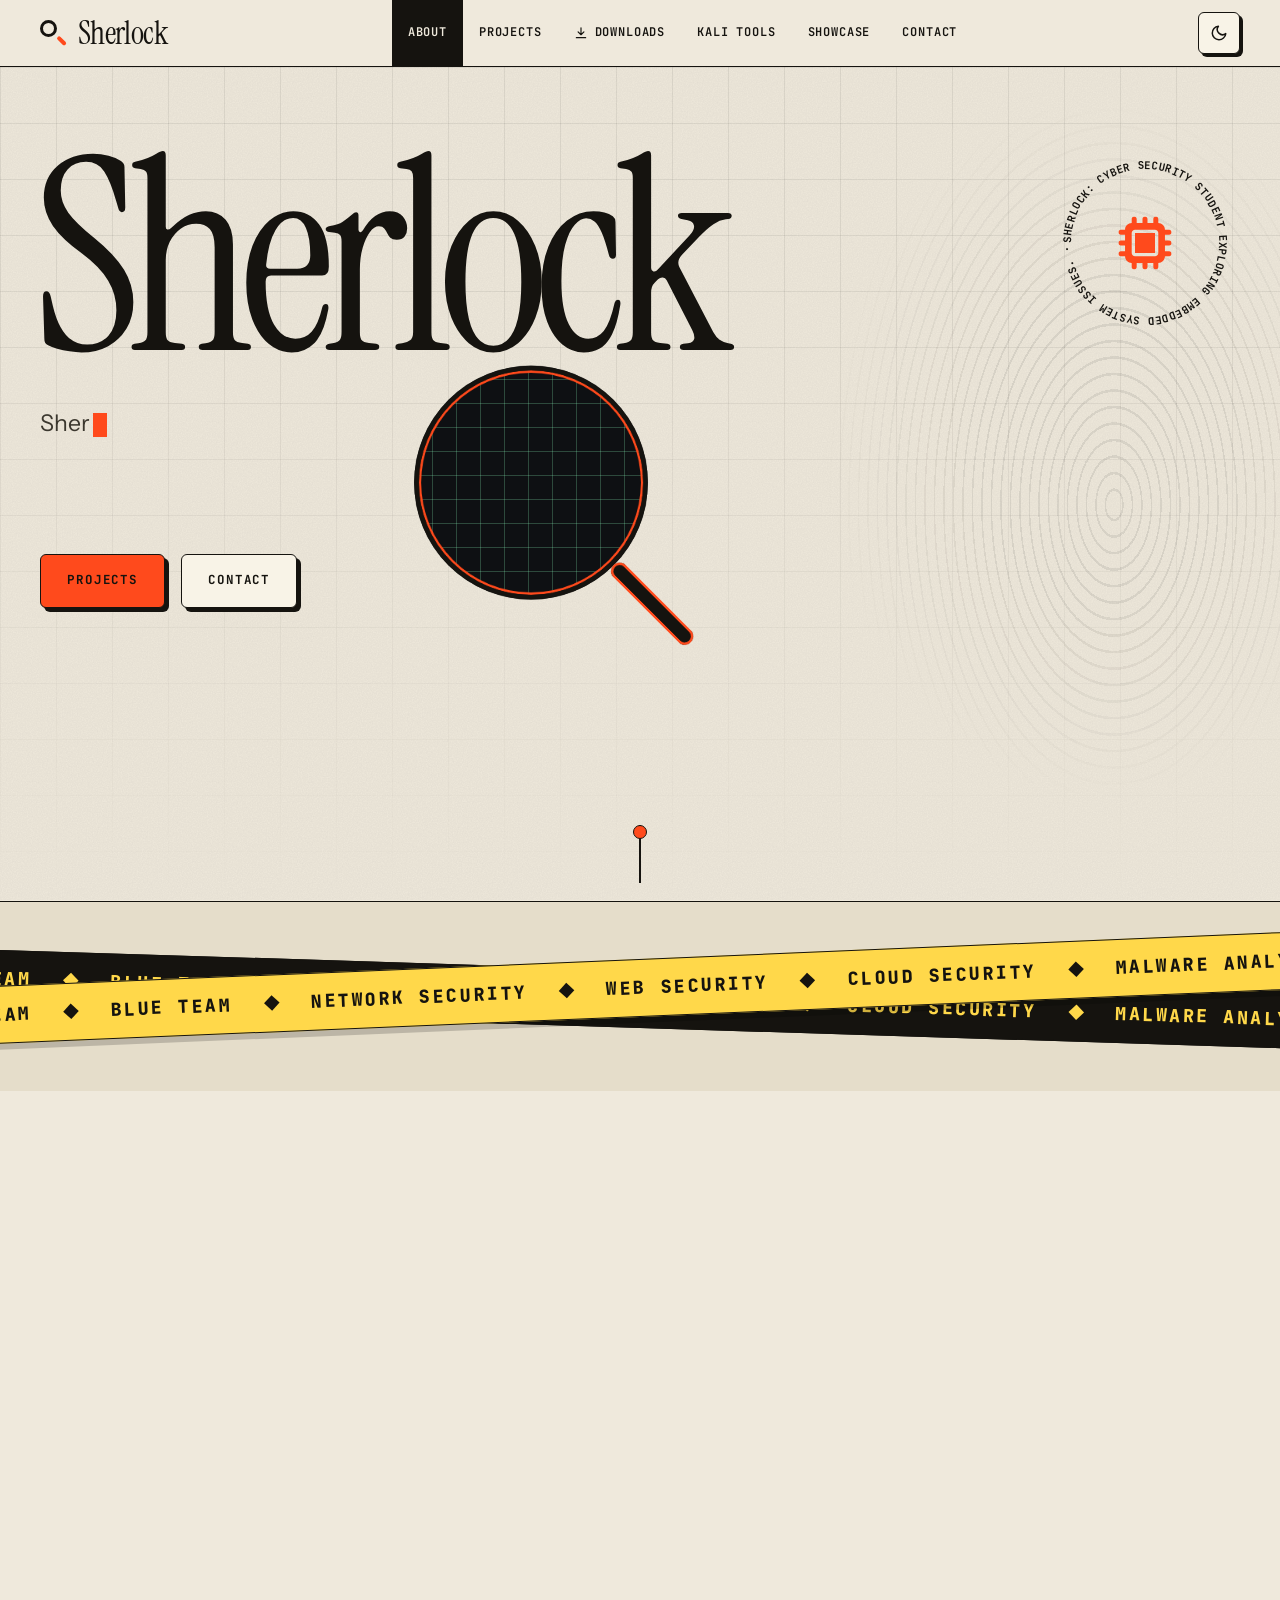
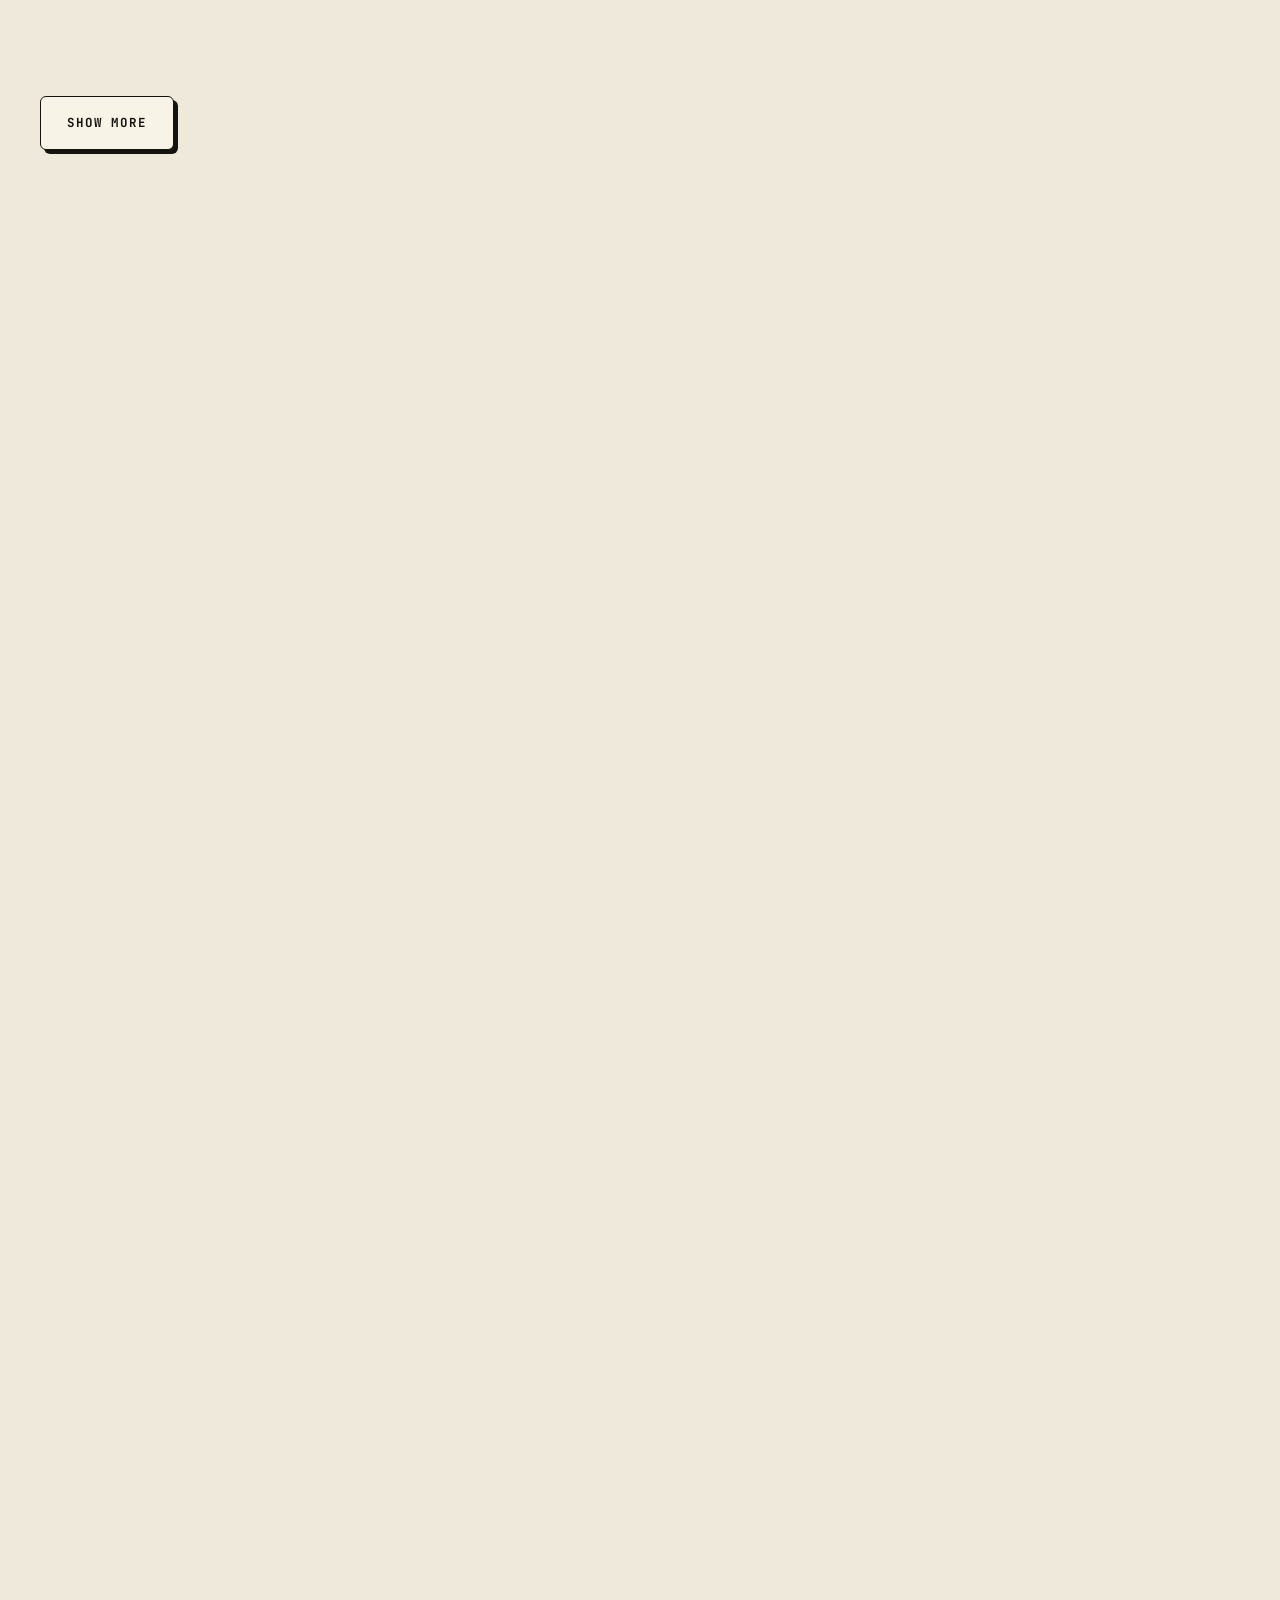
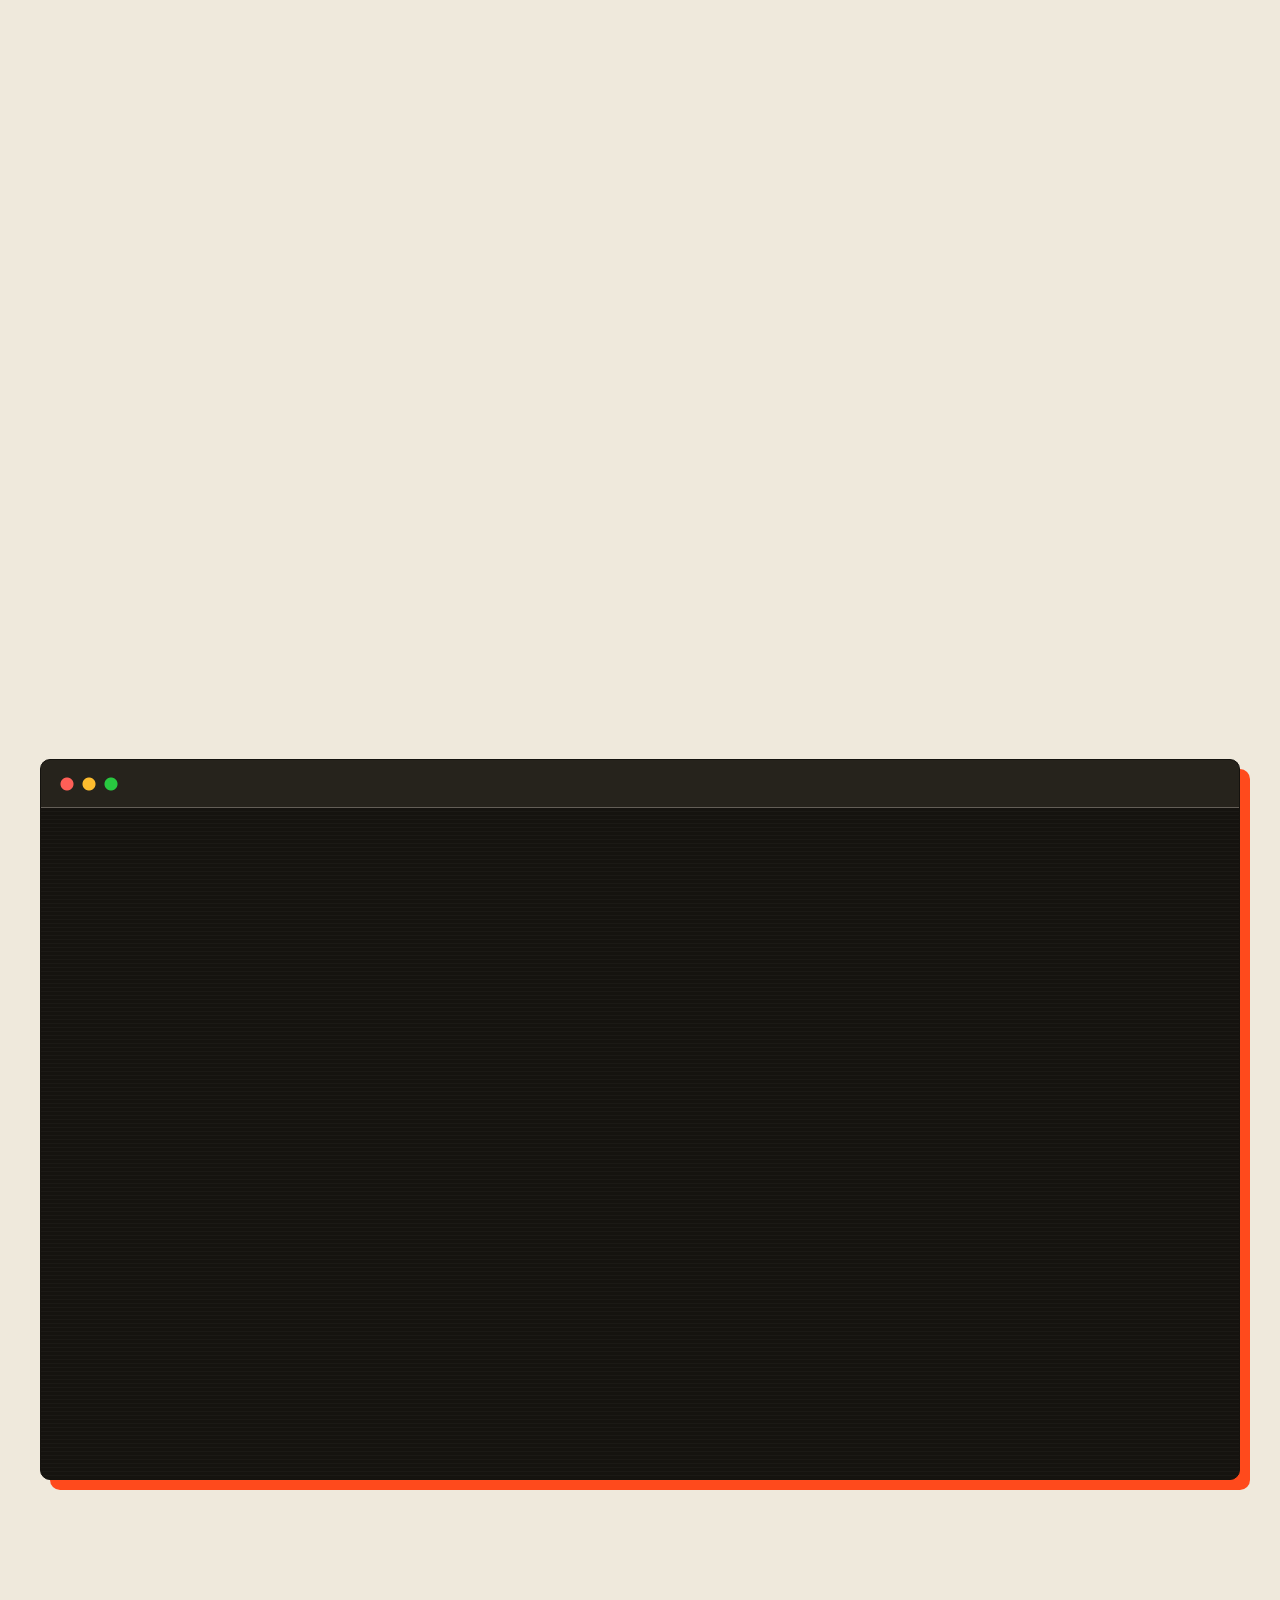
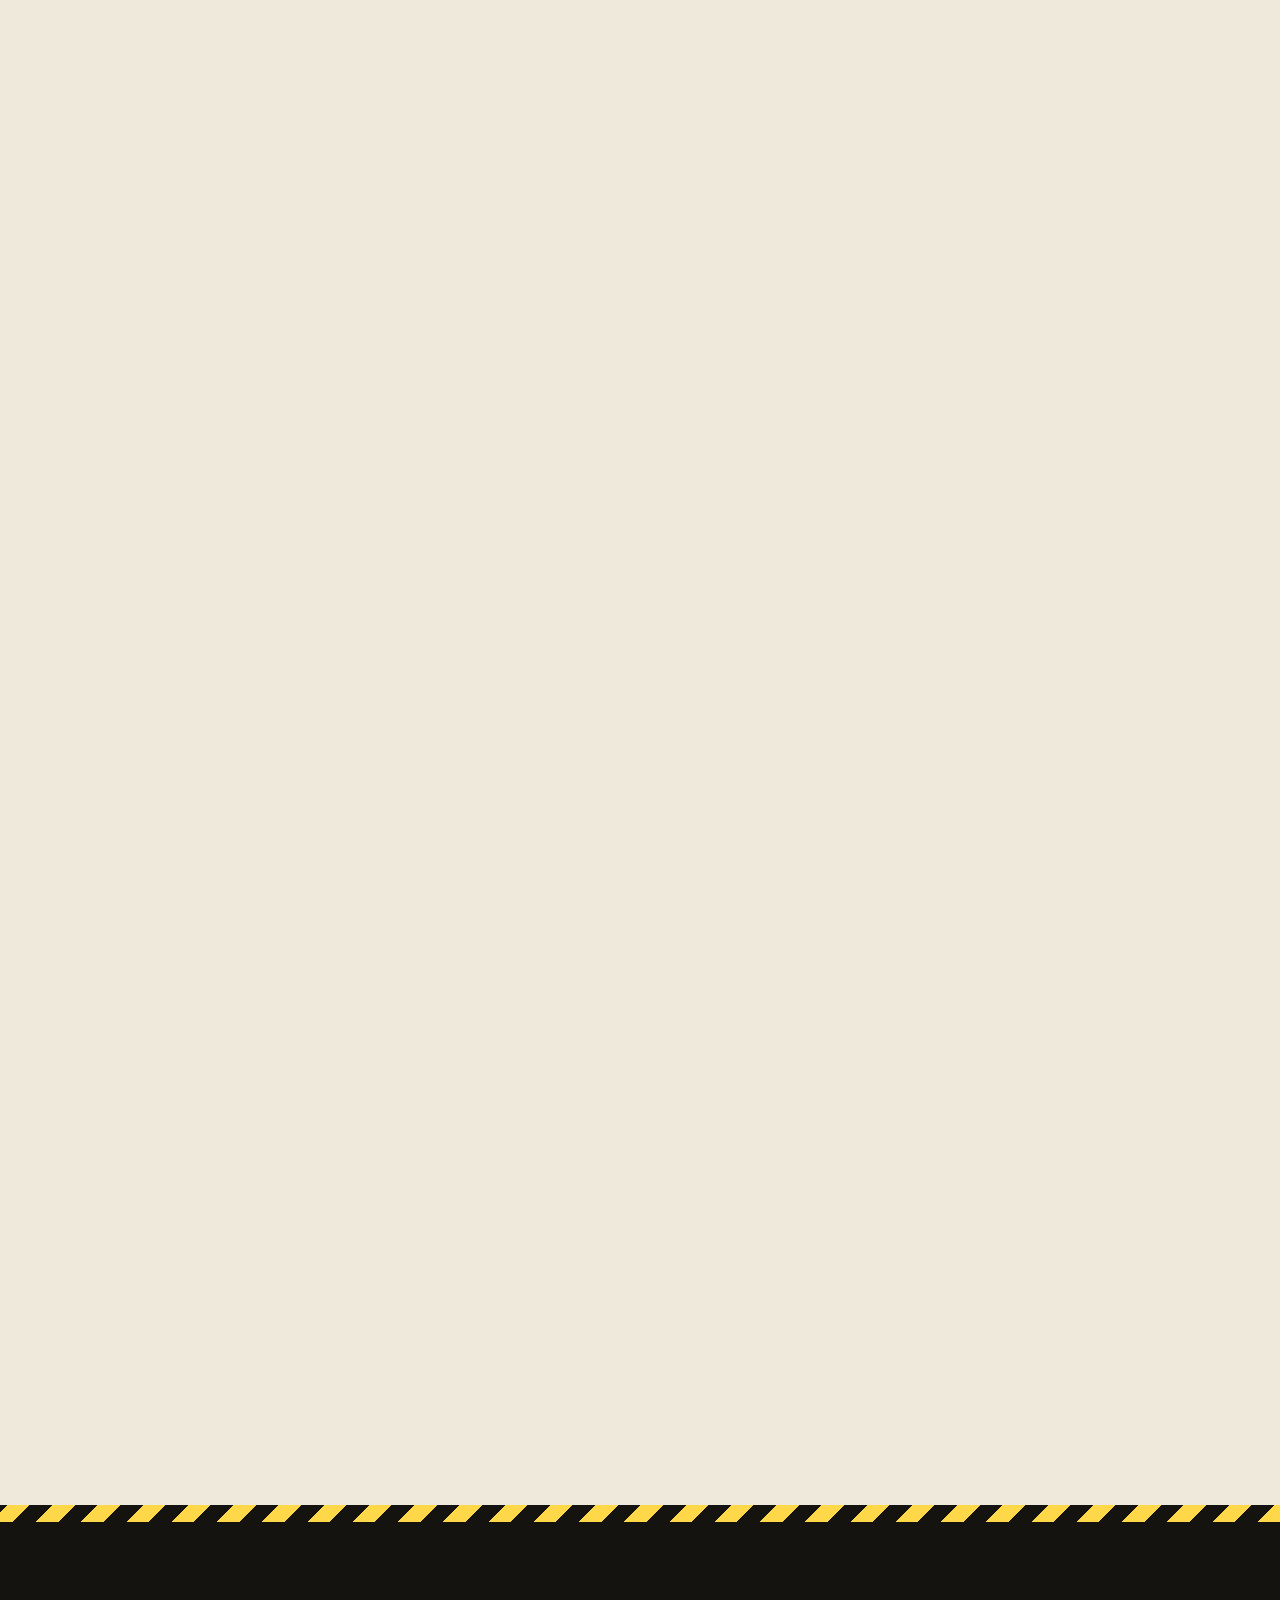
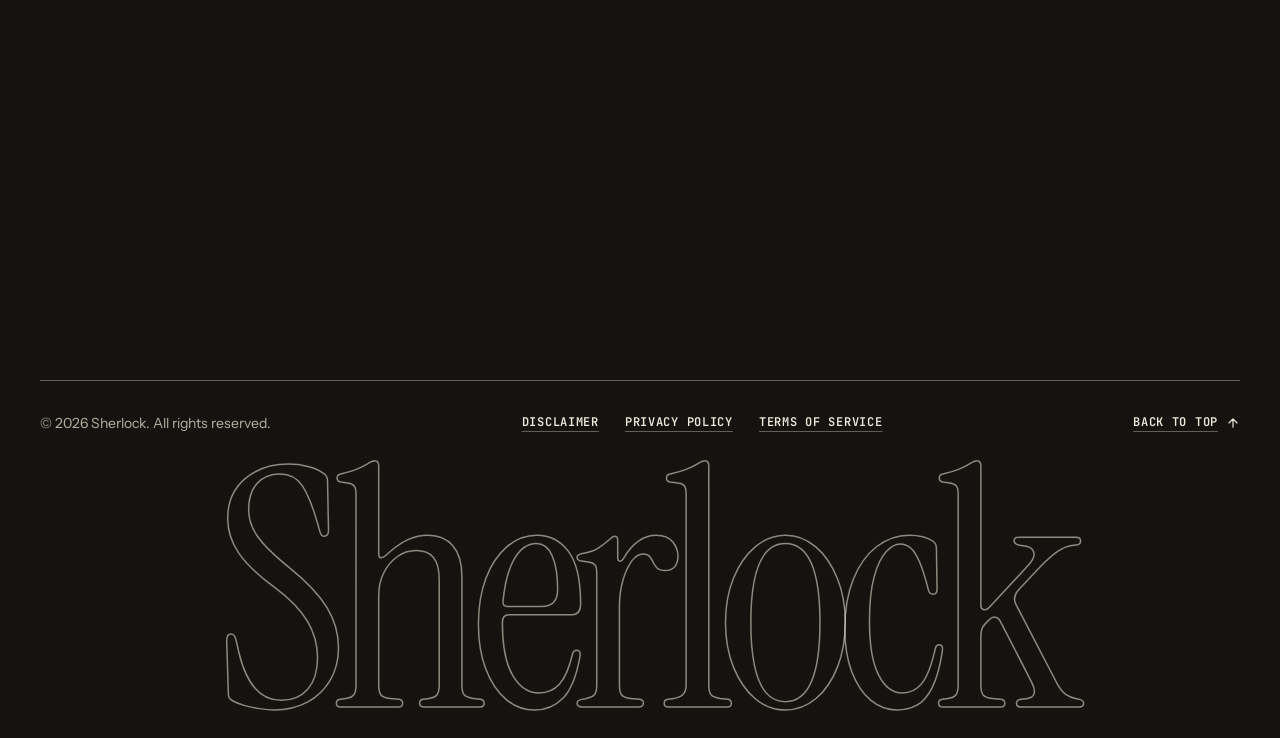
<file: index.html>
<!DOCTYPE html>
<html lang="en">
<head>
<meta charset="UTF-8">
<meta name="viewport" content="width=device-width, initial-scale=1.0">
<title>Sherlock</title>
<meta name="description" content="Sherlock Web Site . Your portal to cybersecurity world">
<link rel="canonical" href="https://shxerlock.github.io/">
<meta property="og:type" content="website">
<meta property="og:site_name" content="Sherlock">
<meta property="og:url" content="https://github.com/shxerlock">
<meta name="twitter:card" content="summary">
<script type="application/ld+json">
{
  "@context": "https://schema.org",
  "@type": "WebSite",
  "name": "Sherlock",
  "url": "https://github.com/shxerlock",
  "author": {
    "@type": "Person",
    "name": "Sherlock",
    "url": "https://github.com/shxerlock"
  }
}
</script>
<meta name="theme-color" content="#efe9dc">
<link rel="icon" href="assets/favicon.svg" type="image/svg+xml">
<link rel="preload" href="assets/fonts/instrument-serif-latin-400-normal.woff2" as="font" type="font/woff2" crossorigin>
<link rel="preload" href="assets/fonts/instrument-sans-latin-wght-normal.woff2" as="font" type="font/woff2" crossorigin>
<meta http-equiv="Content-Security-Policy" content="default-src 'self'; base-uri 'none'; object-src 'none'; img-src 'self' data:; style-src 'self'; script-src 'self'; form-action 'self' https://api.web3forms.com; connect-src 'self' https://api.web3forms.com https://*.workers.dev https://api.github.com https://github.com https://objects.githubusercontent.com https://release-assets.githubusercontent.com https://raw.githubusercontent.com">
<link rel="stylesheet" href="assets/css/styles.css">
<script src="assets/js/theme-init.js"></script>
</head>
<body id="top">
<svg xmlns="http://www.w3.org/2000/svg" class="sprite" aria-hidden="true" focusable="false"><symbol id="i-download" viewBox="0 0 24 24"><path d="M12 3v12M7 10l5 5 5-5M4 20h16"/></symbol><symbol id="i-sun" viewBox="0 0 24 24"><circle cx="12" cy="12" r="4"/><path d="M12 2v2M12 20v2M4.93 4.93l1.41 1.41M17.66 17.66l1.41 1.41M2 12h2M20 12h2M4.93 19.07l1.41-1.41M17.66 6.34l1.41-1.41"/></symbol><symbol id="i-terminal" viewBox="0 0 24 24"><rect x="2" y="4" width="20" height="16" rx="2"/><path d="M6 9l4 3-4 3M12 15h6"/></symbol><symbol id="i-copy" viewBox="0 0 24 24"><rect x="9" y="9" width="12" height="12" rx="2"/><path d="M5 15V5a2 2 0 0 1 2-2h10"/></symbol><symbol id="i-eye" viewBox="0 0 24 24"><path d="M1 12s4-7 11-7 11 7 11 7-4 7-11 7-11-7-11-7z"/><circle cx="12" cy="12" r="3"/></symbol><symbol id="i-microchip" viewBox="0 0 512 512"><path d="M176 24c0-13.3-10.7-24-24-24s-24 10.7-24 24V64c-35.3 0-64 28.7-64 64H24c-13.3 0-24 10.7-24 24s10.7 24 24 24H64v56H24c-13.3 0-24 10.7-24 24s10.7 24 24 24H64v56H24c-13.3 0-24 10.7-24 24s10.7 24 24 24H64c0 35.3 28.7 64 64 64v40c0 13.3 10.7 24 24 24s24-10.7 24-24V448h56v40c0 13.3 10.7 24 24 24s24-10.7 24-24V448h56v40c0 13.3 10.7 24 24 24s24-10.7 24-24V448c35.3 0 64-28.7 64-64h40c13.3 0 24-10.7 24-24s-10.7-24-24-24H448V280h40c13.3 0 24-10.7 24-24s-10.7-24-24-24H448V176h40c13.3 0 24-10.7 24-24s-10.7-24-24-24H448c0-35.3-28.7-64-64-64V24c0-13.3-10.7-24-24-24s-24 10.7-24 24V64H280V24c0-13.3-10.7-24-24-24s-24 10.7-24 24V64H176V24zM160 128H352c17.7 0 32 14.3 32 32V352c0 17.7-14.3 32-32 32H160c-17.7 0-32-14.3-32-32V160c0-17.7 14.3-32 32-32zm192 32H160V352H352V160z"/></symbol><symbol id="i-bolt" viewBox="0 0 448 512"><path d="M349.4 44.6c5.9-13.7 1.5-29.7-10.6-38.5s-28.6-8-39.9 1.8l-256 224c-10 8.8-13.6 22.9-8.9 35.3S50.7 288 64 288H175.5L98.6 467.4c-5.9 13.7-1.5 29.7 10.6 38.5s28.6 8 39.9-1.8l256-224c10-8.8 13.6-22.9 8.9-35.3s-16.6-20.7-30-20.7H272.5L349.4 44.6z"/></symbol><symbol id="i-server" viewBox="0 0 512 512"><path d="M64 32C28.7 32 0 60.7 0 96v64c0 35.3 28.7 64 64 64H448c35.3 0 64-28.7 64-64V96c0-35.3-28.7-64-64-64H64zm280 72a24 24 0 1 1 0 48 24 24 0 1 1 0-48zm48 24a24 24 0 1 1 48 0 24 24 0 1 1 -48 0zM64 288c-35.3 0-64 28.7-64 64v64c0 35.3 28.7 64 64 64H448c35.3 0 64-28.7 64-64V352c0-35.3-28.7-64-64-64H64zm280 72a24 24 0 1 1 0 48 24 24 0 1 1 0-48zm56 24a24 24 0 1 1 48 0 24 24 0 1 1 -48 0z"/></symbol><symbol id="i-discord" viewBox="0 0 640 512"><path d="M524.531,69.836a1.5,1.5,0,0,0-.764-.7A485.065,485.065,0,0,0,404.081,32.03a1.816,1.816,0,0,0-1.923.91,337.461,337.461,0,0,0-14.9,30.6,447.848,447.848,0,0,0-134.426,0,309.541,309.541,0,0,0-15.135-30.6,1.89,1.89,0,0,0-1.924-.91A483.689,483.689,0,0,0,116.085,69.137a1.712,1.712,0,0,0-.788.676C39.068,183.651,18.186,294.69,28.43,404.354a2.016,2.016,0,0,0,.765,1.375A487.666,487.666,0,0,0,176.02,479.918a1.9,1.9,0,0,0,2.063-.676A348.2,348.2,0,0,0,208.12,430.4a1.86,1.86,0,0,0-1.019-2.588,321.173,321.173,0,0,1-45.868-21.853,1.885,1.885,0,0,1-.185-3.126c3.082-2.309,6.166-4.711,9.109-7.137a1.819,1.819,0,0,1,1.9-.256c96.229,43.917,200.41,43.917,295.5,0a1.812,1.812,0,0,1,1.924.233c2.944,2.426,6.027,4.851,9.132,7.16a1.884,1.884,0,0,1-.162,3.126,301.407,301.407,0,0,1-45.89,21.83,1.875,1.875,0,0,0-1,2.611,391.055,391.055,0,0,0,30.014,48.815,1.864,1.864,0,0,0,2.063.7A486.048,486.048,0,0,0,610.7,405.729a1.882,1.882,0,0,0,.765-1.352C623.729,277.594,590.933,167.465,524.531,69.836ZM222.491,337.58c-28.972,0-52.844-26.587-52.844-59.239S193.056,219.1,222.491,219.1c29.665,0,53.306,26.82,52.843,59.239C275.334,310.993,251.924,337.58,222.491,337.58Zm195.38,0c-28.971,0-52.843-26.587-52.843-59.239S388.437,219.1,417.871,219.1c29.667,0,53.307,26.82,52.844,59.239C470.715,310.993,447.538,337.58,417.871,337.58Z"/></symbol><symbol id="i-github" viewBox="0 0 496 512"><path d="M165.9 397.4c0 2-2.3 3.6-5.2 3.6-3.3.3-5.6-1.3-5.6-3.6 0-2 2.3-3.6 5.2-3.6 3-.3 5.6 1.3 5.6 3.6zm-31.1-4.5c-.7 2 1.3 4.3 4.3 4.9 2.6 1 5.6 0 6.2-2s-1.3-4.3-4.3-5.2c-2.6-.7-5.5.3-6.2 2.3zm44.2-1.7c-2.9.7-4.9 2.6-4.6 4.9.3 2 2.9 3.3 5.9 2.6 2.9-.7 4.9-2.6 4.6-4.6-.3-1.9-3-3.2-5.9-2.9zM244.8 8C106.1 8 0 113.3 0 252c0 110.9 69.8 205.8 169.5 239.2 12.8 2.3 17.3-5.6 17.3-12.1 0-6.2-.3-40.4-.3-61.4 0 0-70 15-84.7-29.8 0 0-11.4-29.1-27.8-36.6 0 0-22.9-15.7 1.6-15.4 0 0 24.9 2 38.6 25.8 21.9 38.6 58.6 27.5 72.9 20.9 2.3-16 8.8-27.1 16-33.7-55.9-6.2-112.3-14.3-112.3-110.5 0-27.5 7.6-41.3 23.6-58.9-2.6-6.5-11.1-33.3 2.6-67.9 20.9-6.5 69 27 69 27 20-5.6 41.5-8.5 62.8-8.5s42.8 2.9 62.8 8.5c0 0 48.1-33.6 69-27 13.7 34.7 5.2 61.4 2.6 67.9 16 17.7 25.8 31.5 25.8 58.9 0 96.5-58.9 104.2-114.8 110.5 9.2 7.9 17 22.9 17 46.4 0 33.7-.3 75.4-.3 83.6 0 6.5 4.6 14.4 17.3 12.1C428.2 457.8 496 362.9 496 252 496 113.3 383.5 8 244.8 8zM97.2 352.9c-1.3 1-1 3.3.7 5.2 1.6 1.6 3.9 2.3 5.2 1 1.3-1 1-3.3-.7-5.2-1.6-1.6-3.9-2.3-5.2-1zm-10.8-8.1c-.7 1.3.3 2.9 2.3 3.9 1.6 1 3.6.7 4.3-.7.7-1.3-.3-2.9-2.3-3.9-2-.6-3.6-.3-4.3.7zm32.4 35.6c-1.6 1.3-1 4.3 1.3 6.2 2.3 2.3 5.2 2.6 6.5 1 1.3-1.3.7-4.3-1.3-6.2-2.2-2.3-5.2-2.6-6.5-1zm-11.4-14.7c-1.6 1-1.6 3.6 0 5.9 1.6 2.3 4.3 3.3 5.6 2.3 1.6-1.3 1.6-3.9 0-6.2-1.4-2.3-4-3.3-5.6-2z"/></symbol><symbol id="i-envelope" viewBox="0 0 512 512"><path d="M48 64C21.5 64 0 85.5 0 112c0 15.1 7.1 29.3 19.2 38.4L236.8 313.6c11.4 8.5 27 8.5 38.4 0L492.8 150.4c12.1-9.1 19.2-23.3 19.2-38.4c0-26.5-21.5-48-48-48H48zM0 176V384c0 35.3 28.7 64 64 64H448c35.3 0 64-28.7 64-64V176L294.4 339.2c-22.8 17.1-54 17.1-76.8 0L0 176z"/></symbol><symbol id="i-instagram" viewBox="0 0 448 512"><path d="M224.1 141c-63.6 0-114.9 51.3-114.9 114.9s51.3 114.9 114.9 114.9S339 319.5 339 255.9 287.7 141 224.1 141zm0 189.6c-41.1 0-74.7-33.5-74.7-74.7s33.5-74.7 74.7-74.7 74.7 33.5 74.7 74.7-33.6 74.7-74.7 74.7zm146.4-194.3c0 14.9-12 26.8-26.8 26.8-14.9 0-26.8-12-26.8-26.8s12-26.8 26.8-26.8 26.8 12 26.8 26.8zm76.1 27.2c-1.7-35.9-9.9-67.7-36.2-93.9-26.2-26.2-58-34.4-93.9-36.2-37-2.1-147.9-2.1-184.9 0-35.8 1.7-67.6 9.9-93.9 36.1s-34.4 58-36.2 93.9c-2.1 37-2.1 147.9 0 184.9 1.7 35.9 9.9 67.7 36.2 93.9s58 34.4 93.9 36.2c37 2.1 147.9 2.1 184.9 0 35.9-1.7 67.7-9.9 93.9-36.2 26.2-26.2 34.4-58 36.2-93.9 2.1-37 2.1-147.8 0-184.8zM398.8 388c-7.8 19.6-22.9 34.7-42.6 42.6-29.5 11.7-99.5 9-132.1 9s-102.7 2.6-132.1-9c-19.6-7.8-34.7-22.9-42.6-42.6-11.7-29.5-9-99.5-9-132.1s-2.6-102.7 9-132.1c7.8-19.6 22.9-34.7 42.6-42.6 29.5-11.7 99.5-9 132.1-9s102.7-2.6 132.1 9c19.6 7.8 34.7 22.9 42.6 42.6 11.7 29.5 9 99.5 9 132.1s2.7 102.7-9 132.1z"/></symbol><symbol id="i-search" viewBox="0 0 24 24"><circle cx="11" cy="11" r="7"/><path d="M21 21l-4.3-4.3"/></symbol><symbol id="i-close" viewBox="0 0 24 24"><path d="M5 5l14 14M19 5L5 19"/></symbol><symbol id="i-moon" viewBox="0 0 24 24"><path d="M21 12.8A9 9 0 1 1 11.2 3a7 7 0 0 0 9.8 9.8z"/></symbol><symbol id="i-arrow-up-right" viewBox="0 0 24 24"><path d="M7 17L17 7M8 7h9v9"/></symbol><symbol id="i-arrow-up" viewBox="0 0 24 24"><path d="M12 19V5M5 12l7-7 7 7"/></symbol><symbol id="i-menu" viewBox="0 0 24 24"><path d="M4 7h16M4 12h16M4 17h16"/></symbol><symbol id="i-chevron-left" viewBox="0 0 24 24"><path d="M15 6l-6 6 6 6"/></symbol><symbol id="i-chevron-right" viewBox="0 0 24 24"><path d="M9 6l6 6-6 6"/></symbol></svg>

<progress class="scroll-progress" id="scrollProgress" max="100" value="0" aria-hidden="true"></progress>

<a class="skip-link" href="#main">Skip to content</a>

<nav class="site-nav" id="siteNav" aria-label="Primary">
  <div class="nav-inner">
    <a class="brand" href="#about"><span class="brand-mark" aria-hidden="true"></span>Sherlock</a>
    <div class="nav-links" id="navLinks">
      <a href="#about">About</a>
      <a href="#work">Projects</a>
      <a class="nav-downloads" href="downloads.html"><svg class="icon icon-stroke" aria-hidden="true"><use href="#i-download"></use></svg>Downloads</a>
      <a href="kali-tools.html">Kali Tools</a>
      <a href="#showcase">Showcase</a>
      <a href="#contact">Contact</a>
    </div>
    <div class="nav-actions">
      <button type="button" class="theme-toggle" id="themeToggle" aria-pressed="false" aria-label="Switch to light mode">
        <svg class="icon icon-stroke ti-sun" aria-hidden="true"><use href="#i-sun"></use></svg><svg class="icon icon-stroke ti-moon" aria-hidden="true"><use href="#i-moon"></use></svg>
      </button>
      <button type="button" class="nav-toggle" id="navToggle" aria-expanded="false" aria-controls="navLinks" aria-label="Open menu">
        <svg class="icon icon-stroke ti-menu" aria-hidden="true"><use href="#i-menu"></use></svg><svg class="icon icon-stroke ti-close" aria-hidden="true"><use href="#i-close"></use></svg>
      </button>
    </div>
  </div>
</nav>

<header class="hero hero-home" id="about">
  <div class="hero-bg" aria-hidden="true"><span class="hero-grid"></span><span class="hero-print"></span></div>
  <div class="hero-xray" aria-hidden="true"><span class="xray-grid"></span><div class="hero-inner wrap"><div class="hero-titlewrap"><p class="xray-title">Sherlock</p></div></div></div>
  <span class="lens-ring" aria-hidden="true"></span>
  <div class="hero-inner wrap">
  <div class="hero-titlewrap"><h1>Sherlock</h1></div>
  <p class="hero-typing" id="heroTyping">
    <span class="hero-typing-sizer">Sherlock: Cyber Security Student exploring Embedded System Issues.</span>
    <span class="hero-typing-sizer">Cybersecurity student specializing in hardware security and penetration testing, with a passion for experimenting with microcontrollers, Kali Linux, and wireless network security to protect digital infrastructures.</span>
    <span class="hero-typing-sizer">Passionate about microcontrollers, building things, and understanding how they work.</span>
    <span class="hero-typing-live" aria-hidden="true"><span class="typed"></span><span class="caret"></span><span class="rest"></span></span>
    <span class="visually-hidden hero-typing-sr"></span>
  </p>
  <div class="hero-cta"><a class="btn btn-primary" href="#work">Projects</a><a class="btn" href="#contact">Contact</a></div>
  </div>
  <div class="hero-badge" aria-hidden="true"><svg viewBox="0 0 200 200"><defs><path id="badgePath" d="M100,100 m-78,0 a78,78 0 1,1 156,0 a78,78 0 1,1 -156,0"/></defs><text><textPath href="#badgePath" textLength="486" lengthAdjust="spacing">Sherlock: Cyber Security Student exploring Embedded System Issues. &#183; </textPath></text><use href="#i-microchip" x="72" y="72" width="56" height="56"/></svg></div>
  <a class="scroll-cue" href="#cyber-security" aria-label="Scroll to content"></a>
</header>
<div class="tape-wrap" aria-hidden="true"><div class="tape tape-a"><div class="tape-track"><div class="tape-group"><span>Red Team</span><span>Blue Team</span><span>Network Security</span><span>Web Security</span><span>Cloud Security</span><span>Malware Analysis</span><span>AI Security</span><span>GRC</span></div><div class="tape-group" aria-hidden="true"><span>Red Team</span><span>Blue Team</span><span>Network Security</span><span>Web Security</span><span>Cloud Security</span><span>Malware Analysis</span><span>AI Security</span><span>GRC</span></div></div></div><div class="tape tape-b"><div class="tape-track"><div class="tape-group"><span>Red Team</span><span>Blue Team</span><span>Network Security</span><span>Web Security</span><span>Cloud Security</span><span>Malware Analysis</span><span>AI Security</span><span>GRC</span></div><div class="tape-group" aria-hidden="true"><span>Red Team</span><span>Blue Team</span><span>Network Security</span><span>Web Security</span><span>Cloud Security</span><span>Malware Analysis</span><span>AI Security</span><span>GRC</span></div></div></div></div>

<main id="main">
<div class="wrap">

  <section class="section" id="cyber-security">
    <h2 class="section-title">What is Cyber Security ↓</h2>
    <p class="section-intro">Cyber security is the practice of protecting devices, networks, and data against attacks, tampering, and disruption — everything from a single laptop to critical infrastructure.</p>

    <button type="button" class="btn cybersec-toggle-btn" id="cybersecShowMoreBtn" aria-expanded="false" aria-controls="cybersecDetails">Show More</button>

    <div class="cybersec-details" id="cybersecDetails" hidden>
      <div class="grid cybersec-teams">
        <article class="card cybersec-team cybersec-team-red" id="teamRed" tabindex="0" role="button" aria-expanded="false" aria-controls="teamRedDetail">
          <h3 class="card-title cybersec-team-title">Red Team</h3>
          <p class="card-desc">Simulates authorized attacks within a defined scope to test an organization's defenses.</p>
          <p class="cybersec-team-detail" id="teamRedDetail" hidden>Red teamers think like attackers: they probe networks, applications and people — through phishing and social engineering — for real weaknesses, always inside a legal, pre-agreed scope, then report what they found so it can be fixed before a real adversary finds it first.</p>
        </article>
        <article class="card cybersec-team cybersec-team-blue" id="teamBlue" tabindex="0" role="button" aria-expanded="false" aria-controls="teamBlueDetail">
          <h3 class="card-title cybersec-team-title">Blue Team</h3>
          <p class="card-desc">Protects systems, monitors for attacks, and responds to incidents as they happen.</p>
          <p class="cybersec-team-detail" id="teamBlueDetail" hidden>Blue teamers run the defenses day to day: hardening systems, watching logs and alerts, hunting for intrusions, and leading the response when something does get through — containing it, removing it, and closing the gap it came through.</p>
        </article>
      </div>

      <h3 class="cybersec-fields-title">Core Fields</h3>
      <div class="grid cybersec-fields">
        <div class="cybersec-field">
          <h4 class="cybersec-field-title">Network Security</h4>
          <p class="card-desc">Protecting the infrastructure that moves data: firewalls, segmentation, VPNs and intrusion detection.</p>
        </div>
        <div class="cybersec-field">
          <h4 class="cybersec-field-title">Web Security</h4>
          <p class="card-desc">Defending websites and APIs against injection, broken authentication and other application-layer attacks.</p>
        </div>
        <div class="cybersec-field">
          <h4 class="cybersec-field-title">Cloud Security</h4>
          <p class="card-desc">Securing cloud infrastructure, identities and configurations across AWS, Azure, GCP and similar platforms.</p>
        </div>
        <div class="cybersec-field">
          <h4 class="cybersec-field-title">Malware Analysis</h4>
          <p class="card-desc">Reverse engineering malicious software to understand how it works and how to detect and remove it.</p>
        </div>
        <div class="cybersec-field">
          <h4 class="cybersec-field-title">AI Security</h4>
          <p class="card-desc">Protecting AI systems and models from data poisoning, prompt injection and adversarial manipulation.</p>
        </div>
        <div class="cybersec-field">
          <h4 class="cybersec-field-title">GRC</h4>
          <p class="card-desc">Governance, Risk and Compliance: the policies, risk assessments and standards that keep security aligned with the business and the law.</p>
        </div>
      </div>

      <button type="button" class="btn cybersec-toggle-btn" id="cybersecShowLessBtn" aria-expanded="true" hidden>Show Less</button>
    </div>
  </section>

  <section class="section" id="work">
    <h2 class="section-title">Current Work ↓</h2>
    <div class="grid">
      <a class="card mc-feature" href="downloads.html">
        <div class="mc-feature-body">
          <h3 class="mc-title">MC Auto Clicker</h3>
          <p class="card-desc">A fast, reliable auto clicker built for Minecraft. Set separate left and right click speeds and reach high CPS, run both buttons independently in dual mode, bind your own hotkey, and pick a theme, all in a clean, lightweight window.</p>
        </div>
        <span class="mc-feature-cta">Go to Downloads <span aria-hidden="true">&rarr;</span></span>
      </a>
      <article class="card">
        <h3 class="card-title">01. Soon</h3>
        <p class="card-desc">Project details coming soon...</p>
        <span class="card-status">In progress</span>
      </article>
      <article class="card">
        <h3 class="card-title">02. Soon</h3>
        <p class="card-desc">Project details coming soon...</p>
        <span class="card-status">In progress</span>
      </article>
      <article class="card">
        <h3 class="card-title">03. Soon</h3>
        <p class="card-desc">Project details coming soon...</p>
        <span class="card-status">In progress</span>
      </article>
      <article class="card">
        <h3 class="card-title">04. Soon</h3>
        <p class="card-desc">Project details coming soon...</p>
        <span class="card-status">In progress</span>
      </article>
      <article class="card">
        <h3 class="card-title">05. Soon</h3>
        <p class="card-desc">Project details coming soon...</p>
        <span class="card-status">In progress</span>
      </article>
    </div>
  </section>

  <section class="section" id="links">
    <h2 class="section-title">Links ↓</h2>
    <div class="grid grid-wide">
      <article class="card">
        <h3 class="card-title">Marauder</h3>
        <p class="card-desc">ESP32 Marauder by justcallmekoko: a WiFi and Bluetooth offensive toolkit for ESP32 boards. The official installer page covers the supported hardware and walks you through getting a build onto it.</p>
        <a class="btn" href="https://justcallmekoko.github.io/MarauderInstaller/" target="_blank" rel="noopener noreferrer">
          <svg class="icon" aria-hidden="true"><use href="#i-microchip"></use></svg>Open Marauder installer<svg class="icon icon-stroke icon-arrow" aria-hidden="true"><use href="#i-arrow-up-right"></use></svg>
        </a>
      </article>
      <article class="card">
        <h3 class="card-title">Bruce</h3>
        <p class="card-desc">Bruce is a red-team firmware for ESP32 devices, with strong support for M5Stack and Lilygo hardware. Their own site carries the boards, the docs and the official web flasher.</p>
        <a class="btn" href="https://bruce.computer/" target="_blank" rel="noopener noreferrer">
          <svg class="icon" aria-hidden="true"><use href="#i-bolt"></use></svg>Open bruce.computer<svg class="icon icon-stroke icon-arrow" aria-hidden="true"><use href="#i-arrow-up-right"></use></svg>
        </a>
      </article>
      <article class="card">
        <h3 class="card-title">ESP32 Marauder</h3>
        <p class="card-desc">A comprehensive suite for ESP32 Wi-Fi &amp; Bluetooth analysis, featuring project details and tools by Lxve.</p>
        <a class="btn" href="https://esp32marauder.com/" target="_blank" rel="noopener noreferrer">
          <svg class="icon" aria-hidden="true"><use href="#i-microchip"></use></svg>Open esp32marauder.com<svg class="icon icon-stroke icon-arrow" aria-hidden="true"><use href="#i-arrow-up-right"></use></svg>
        </a>
      </article>
      <article class="card">
        <h3 class="card-title">Cyber Controller</h3>
        <p class="card-desc">Advanced web-based GUI and control application providing 100% complete management over ESP32 devices, superior to standard apps.</p>
        <a class="btn" href="https://cybercontroller.org/" target="_blank" rel="noopener noreferrer">
          <svg class="icon" aria-hidden="true"><use href="#i-server"></use></svg>Open cybercontroller.org<svg class="icon icon-stroke icon-arrow" aria-hidden="true"><use href="#i-arrow-up-right"></use></svg>
        </a>
      </article>
    </div>
  </section>

  <section class="section" id="kali-tools">
<div class="terminal-panel">
    <h2 class="section-title">Kali Tools</h2>
    <p class="section-intro">Kali Tools is my living reference for Kali Linux: a categorized directory covering information gathering, vulnerability analysis, web application testing, password attacks, wireless auditing, exploitation frameworks, sniffing &amp; spoofing and forensics. Every entry gets a small icon and a one-line explanation, with a live search that jumps straight to the card you are after, so you can look something up in seconds instead of digging through man pages. It exists purely to help you learn what a tool is for before you ever run it &mdash; <a href="#footerDisclaimerLink">read the disclaimer before using anything listed there</a>.</p>
    <a class="btn btn-primary" href="kali-tools.html">
      <svg class="icon icon-stroke" aria-hidden="true"><use href="#i-terminal"></use></svg>Open the Kali Tools directory
    </a>
</div>
  </section>

  <section class="section" id="showcase">
    <h2 class="section-title">Showcase</h2>
    <div class="showcase-views" id="showcaseViews">
      <div class="showcase-view showcase-list" id="showcaseList">
        <article class="card showcase-item" id="showcase-item-1">
          <h3 class="card-title">Project 01</h3>
          <div class="showcase-media showcase-media-photo" id="showcaseMedia1">
            <img src="Images/Board.jpeg" alt="ESP32-D development board, top view" width="960" height="1280" loading="lazy">
            <button type="button" class="showcase-reveal-btn" data-reveal-target="showcaseMedia1">
              <svg class="icon icon-stroke" aria-hidden="true"><use href="#i-eye"></use></svg>
              <span class="visually-hidden">Show Picture</span>
            </button>
          </div>
          <p class="showcase-desc"><span class="showcase-label">Description</span>Project description coming soon.</p>
          <a class="btn showcase-details-btn" href="#showcase/1">Details</a>
        </article>
        <button type="button" class="btn showcase-toggle-btn" id="showcaseShowOtherBtn" aria-expanded="false">Show Other Projects</button>
        <article class="card showcase-item showcase-extra-item" id="showcase-item-2" hidden>
          <h3 class="card-title">Project 02</h3>
          <div class="showcase-media showcase-media-photo showcase-media-empty" role="img" aria-label="Picture coming soon">
            <span class="showcase-media-empty-icon" aria-hidden="true"><svg class="icon icon-stroke" aria-hidden="true"><use href="#i-eye"></use></svg></span>
            <span class="showcase-media-empty-label">Picture coming soon</span>
          </div>
          <p class="showcase-desc"><span class="showcase-label">Description</span>Project description coming soon.</p>
          <a class="btn showcase-details-btn" href="#showcase/2">Details</a>
        </article>
        <article class="card showcase-item showcase-extra-item" id="showcase-item-3" hidden>
          <h3 class="card-title">Project 03</h3>
          <div class="showcase-media showcase-media-photo showcase-media-empty" role="img" aria-label="Picture coming soon">
            <span class="showcase-media-empty-icon" aria-hidden="true"><svg class="icon icon-stroke" aria-hidden="true"><use href="#i-eye"></use></svg></span>
            <span class="showcase-media-empty-label">Picture coming soon</span>
          </div>
          <p class="showcase-desc"><span class="showcase-label">Description</span>Project description coming soon.</p>
          <a class="btn showcase-details-btn" href="#showcase/3">Details</a>
        </article>
        <article class="card showcase-item showcase-extra-item" id="showcase-item-4" hidden>
          <h3 class="card-title">Project 04</h3>
          <div class="showcase-media showcase-media-photo showcase-media-empty" role="img" aria-label="Picture coming soon">
            <span class="showcase-media-empty-icon" aria-hidden="true"><svg class="icon icon-stroke" aria-hidden="true"><use href="#i-eye"></use></svg></span>
            <span class="showcase-media-empty-label">Picture coming soon</span>
          </div>
          <p class="showcase-desc"><span class="showcase-label">Description</span>Project description coming soon.</p>
          <a class="btn showcase-details-btn" href="#showcase/4">Details</a>
        </article>
        <article class="card showcase-item showcase-extra-item" id="showcase-item-5" hidden>
          <h3 class="card-title">Project 05</h3>
          <div class="showcase-media showcase-media-photo showcase-media-empty" role="img" aria-label="Picture coming soon">
            <span class="showcase-media-empty-icon" aria-hidden="true"><svg class="icon icon-stroke" aria-hidden="true"><use href="#i-eye"></use></svg></span>
            <span class="showcase-media-empty-label">Picture coming soon</span>
          </div>
          <p class="showcase-desc"><span class="showcase-label">Description</span>Project description coming soon.</p>
          <a class="btn showcase-details-btn" href="#showcase/5">Details</a>
        </article>
        <article class="card showcase-item showcase-extra-item" id="showcase-item-6" hidden>
          <h3 class="card-title">Project 06</h3>
          <div class="showcase-media showcase-media-photo showcase-media-empty" role="img" aria-label="Picture coming soon">
            <span class="showcase-media-empty-icon" aria-hidden="true"><svg class="icon icon-stroke" aria-hidden="true"><use href="#i-eye"></use></svg></span>
            <span class="showcase-media-empty-label">Picture coming soon</span>
          </div>
          <p class="showcase-desc"><span class="showcase-label">Description</span>Project description coming soon.</p>
          <a class="btn showcase-details-btn" href="#showcase/6">Details</a>
        </article>
        <article class="card showcase-item showcase-extra-item" id="showcase-item-7" hidden>
          <h3 class="card-title">Project 07</h3>
          <div class="showcase-media showcase-media-photo showcase-media-empty" role="img" aria-label="Picture coming soon">
            <span class="showcase-media-empty-icon" aria-hidden="true"><svg class="icon icon-stroke" aria-hidden="true"><use href="#i-eye"></use></svg></span>
            <span class="showcase-media-empty-label">Picture coming soon</span>
          </div>
          <p class="showcase-desc"><span class="showcase-label">Description</span>Project description coming soon.</p>
          <a class="btn showcase-details-btn" href="#showcase/7">Details</a>
        </article>
        <article class="card showcase-item showcase-extra-item" id="showcase-item-8" hidden>
          <h3 class="card-title">Project 08</h3>
          <div class="showcase-media showcase-media-photo showcase-media-empty" role="img" aria-label="Picture coming soon">
            <span class="showcase-media-empty-icon" aria-hidden="true"><svg class="icon icon-stroke" aria-hidden="true"><use href="#i-eye"></use></svg></span>
            <span class="showcase-media-empty-label">Picture coming soon</span>
          </div>
          <p class="showcase-desc"><span class="showcase-label">Description</span>Project description coming soon.</p>
          <a class="btn showcase-details-btn" href="#showcase/8">Details</a>
        </article>
        <article class="card showcase-item showcase-extra-item" id="showcase-item-9" hidden>
          <h3 class="card-title">Project 09</h3>
          <div class="showcase-media showcase-media-photo showcase-media-empty" role="img" aria-label="Picture coming soon">
            <span class="showcase-media-empty-icon" aria-hidden="true"><svg class="icon icon-stroke" aria-hidden="true"><use href="#i-eye"></use></svg></span>
            <span class="showcase-media-empty-label">Picture coming soon</span>
          </div>
          <p class="showcase-desc"><span class="showcase-label">Description</span>Project description coming soon.</p>
          <a class="btn showcase-details-btn" href="#showcase/9">Details</a>
        </article>
        <article class="card showcase-item showcase-extra-item" id="showcase-item-10" hidden>
          <h3 class="card-title">Project 10</h3>
          <div class="showcase-media showcase-media-photo showcase-media-empty" role="img" aria-label="Picture coming soon">
            <span class="showcase-media-empty-icon" aria-hidden="true"><svg class="icon icon-stroke" aria-hidden="true"><use href="#i-eye"></use></svg></span>
            <span class="showcase-media-empty-label">Picture coming soon</span>
          </div>
          <p class="showcase-desc"><span class="showcase-label">Description</span>Project description coming soon.</p>
          <a class="btn showcase-details-btn" href="#showcase/10">Details</a>
        </article>
        <button type="button" class="btn showcase-toggle-btn showcase-extra-item" id="showcaseShowLessBtn" hidden>Show Less</button>
      </div>
      <article class="card showcase-view showcase-detail" id="showcase-detail-1" aria-labelledby="showcase-detail-title-1" hidden>
        <a class="showcase-back" href="#showcase">&larr; Back to Showcase</a>
        <h3 class="card-title" id="showcase-detail-title-1" tabindex="-1">Project 01</h3>
        <div class="carousel" role="group" aria-roledescription="carousel" aria-label="Project 01 photos">
      <div class="carousel-viewport">
        <figure class="carousel-slide is-active" role="group" aria-roledescription="slide" aria-label="1 of 4" data-caption="Board">
          <img src="Images/Board.jpeg" alt="ESP32-D development board, top view" width="960" height="1280" loading="lazy">
        </figure>
        <figure class="carousel-slide" role="group" aria-roledescription="slide" aria-label="2 of 4" data-caption="Cables" aria-hidden="true">
          <img src="Images/Cables.jpeg" alt="Bundle of colored female jumper wires" width="960" height="1280" loading="lazy">
        </figure>
        <figure class="carousel-slide" role="group" aria-roledescription="slide" aria-label="3 of 4" data-caption="NRF module" aria-hidden="true">
          <img src="Images/Nrf.jpeg" alt="NRF24L01 radio module with a gold SMA antenna connector" width="960" height="1280" loading="lazy">
        </figure>
        <figure class="carousel-slide" role="group" aria-roledescription="slide" aria-label="4 of 4" data-caption="Antenna" aria-hidden="true">
          <img src="Images/Antenna.jpeg" alt="Black SMA antenna for the NRF module" width="960" height="1280" loading="lazy">
        </figure>
        <button type="button" class="carousel-btn carousel-prev" aria-label="Previous image"><svg class="icon icon-stroke" aria-hidden="true"><use href="#i-chevron-left"></use></svg></button>
        <button type="button" class="carousel-btn carousel-next" aria-label="Next image"><svg class="icon icon-stroke" aria-hidden="true"><use href="#i-chevron-right"></use></svg></button>
      </div>
      <p class="carousel-status" role="status" aria-live="polite">1 / 4 &middot; Board</p>
    </div>
        <h4 class="detail-heading">How it's working</h4>
        <p class="card-desc">Details coming soon.</p>
        <h4 class="detail-heading">Source</h4>
        <p class="card-desc">Details coming soon.</p>
        <h4 class="detail-heading">Tutorial</h4>
        <p class="card-desc">Step-by-step wiring and assembly guide for the ESP32 and the NRF module.</p>
        <a class="btn showcase-tutorial-btn" href="#showcase/1/tutorial">Open Tutorial</a>
        <p class="showcase-help">You have troubles to understand? <a href="#contact">Contact me</a></p>
      </article>
      <article class="card showcase-view showcase-detail" id="showcase-detail-2" aria-labelledby="showcase-detail-title-2" hidden>
        <a class="showcase-back" href="#showcase">&larr; Back to Showcase</a>
        <h3 class="card-title" id="showcase-detail-title-2" tabindex="-1">Project 02</h3>
        <h4 class="detail-heading">How it's working</h4>
        <p class="card-desc">Details coming soon.</p>
        <h4 class="detail-heading">Source</h4>
        <p class="card-desc">Details coming soon.</p>
        <h4 class="detail-heading">Tutorial</h4>
        <p class="card-desc">Details coming soon.</p>
        <p class="showcase-help">You have troubles to understand? <a href="#contact">Contact me</a></p>
      </article>
      <article class="card showcase-view showcase-detail" id="showcase-detail-3" aria-labelledby="showcase-detail-title-3" hidden>
        <a class="showcase-back" href="#showcase">&larr; Back to Showcase</a>
        <h3 class="card-title" id="showcase-detail-title-3" tabindex="-1">Project 03</h3>
        <h4 class="detail-heading">How it's working</h4>
        <p class="card-desc">Details coming soon.</p>
        <h4 class="detail-heading">Source</h4>
        <p class="card-desc">Details coming soon.</p>
        <h4 class="detail-heading">Tutorial</h4>
        <p class="card-desc">Details coming soon.</p>
        <p class="showcase-help">You have troubles to understand? <a href="#contact">Contact me</a></p>
      </article>
      <article class="card showcase-view showcase-detail" id="showcase-detail-4" aria-labelledby="showcase-detail-title-4" hidden>
        <a class="showcase-back" href="#showcase">&larr; Back to Showcase</a>
        <h3 class="card-title" id="showcase-detail-title-4" tabindex="-1">Project 04</h3>
        <h4 class="detail-heading">How it's working</h4>
        <p class="card-desc">Details coming soon.</p>
        <h4 class="detail-heading">Source</h4>
        <p class="card-desc">Details coming soon.</p>
        <h4 class="detail-heading">Tutorial</h4>
        <p class="card-desc">Details coming soon.</p>
        <p class="showcase-help">You have troubles to understand? <a href="#contact">Contact me</a></p>
      </article>
      <article class="card showcase-view showcase-detail" id="showcase-detail-5" aria-labelledby="showcase-detail-title-5" hidden>
        <a class="showcase-back" href="#showcase">&larr; Back to Showcase</a>
        <h3 class="card-title" id="showcase-detail-title-5" tabindex="-1">Project 05</h3>
        <h4 class="detail-heading">How it's working</h4>
        <p class="card-desc">Details coming soon.</p>
        <h4 class="detail-heading">Source</h4>
        <p class="card-desc">Details coming soon.</p>
        <h4 class="detail-heading">Tutorial</h4>
        <p class="card-desc">Details coming soon.</p>
        <p class="showcase-help">You have troubles to understand? <a href="#contact">Contact me</a></p>
      </article>
      <article class="card showcase-view showcase-detail" id="showcase-detail-6" aria-labelledby="showcase-detail-title-6" hidden>
        <a class="showcase-back" href="#showcase">&larr; Back to Showcase</a>
        <h3 class="card-title" id="showcase-detail-title-6" tabindex="-1">Project 06</h3>
        <h4 class="detail-heading">How it's working</h4>
        <p class="card-desc">Details coming soon.</p>
        <h4 class="detail-heading">Source</h4>
        <p class="card-desc">Details coming soon.</p>
        <h4 class="detail-heading">Tutorial</h4>
        <p class="card-desc">Details coming soon.</p>
        <p class="showcase-help">You have troubles to understand? <a href="#contact">Contact me</a></p>
      </article>
      <article class="card showcase-view showcase-detail" id="showcase-detail-7" aria-labelledby="showcase-detail-title-7" hidden>
        <a class="showcase-back" href="#showcase">&larr; Back to Showcase</a>
        <h3 class="card-title" id="showcase-detail-title-7" tabindex="-1">Project 07</h3>
        <h4 class="detail-heading">How it's working</h4>
        <p class="card-desc">Details coming soon.</p>
        <h4 class="detail-heading">Source</h4>
        <p class="card-desc">Details coming soon.</p>
        <h4 class="detail-heading">Tutorial</h4>
        <p class="card-desc">Details coming soon.</p>
        <p class="showcase-help">You have troubles to understand? <a href="#contact">Contact me</a></p>
      </article>
      <article class="card showcase-view showcase-detail" id="showcase-detail-8" aria-labelledby="showcase-detail-title-8" hidden>
        <a class="showcase-back" href="#showcase">&larr; Back to Showcase</a>
        <h3 class="card-title" id="showcase-detail-title-8" tabindex="-1">Project 08</h3>
        <h4 class="detail-heading">How it's working</h4>
        <p class="card-desc">Details coming soon.</p>
        <h4 class="detail-heading">Source</h4>
        <p class="card-desc">Details coming soon.</p>
        <h4 class="detail-heading">Tutorial</h4>
        <p class="card-desc">Details coming soon.</p>
        <p class="showcase-help">You have troubles to understand? <a href="#contact">Contact me</a></p>
      </article>
      <article class="card showcase-view showcase-detail" id="showcase-detail-9" aria-labelledby="showcase-detail-title-9" hidden>
        <a class="showcase-back" href="#showcase">&larr; Back to Showcase</a>
        <h3 class="card-title" id="showcase-detail-title-9" tabindex="-1">Project 09</h3>
        <h4 class="detail-heading">How it's working</h4>
        <p class="card-desc">Details coming soon.</p>
        <h4 class="detail-heading">Source</h4>
        <p class="card-desc">Details coming soon.</p>
        <h4 class="detail-heading">Tutorial</h4>
        <p class="card-desc">Details coming soon.</p>
        <p class="showcase-help">You have troubles to understand? <a href="#contact">Contact me</a></p>
      </article>
      <article class="card showcase-view showcase-detail" id="showcase-detail-10" aria-labelledby="showcase-detail-title-10" hidden>
        <a class="showcase-back" href="#showcase">&larr; Back to Showcase</a>
        <h3 class="card-title" id="showcase-detail-title-10" tabindex="-1">Project 10</h3>
        <h4 class="detail-heading">How it's working</h4>
        <p class="card-desc">Details coming soon.</p>
        <h4 class="detail-heading">Source</h4>
        <p class="card-desc">Details coming soon.</p>
        <h4 class="detail-heading">Tutorial</h4>
        <p class="card-desc">Details coming soon.</p>
        <p class="showcase-help">You have troubles to understand? <a href="#contact">Contact me</a></p>
      </article>
      <article class="card showcase-view showcase-tutorial" id="showcase-tutorial-1" aria-labelledby="showcase-tutorial-title-1" hidden>
        <a class="showcase-back" href="#showcase/1">&larr; Back to Details</a>
        <h3 class="card-title" id="showcase-tutorial-title-1" tabindex="-1">Project 01 Tutorial</h3>
        <p class="card-desc tutorial-lead">Connect an ESP32-D board to an NRF24L01 + PA + LNA radio module with seven jumper wires. Follow the steps in order, with the power unplugged until the last step.</p>

        <h4 class="detail-heading">What you need</h4>
        <ul class="tutorial-list">
          <li>1 ESP32-D development board</li>
          <li>1 NRF24L01 + PA + LNA module with its antenna</li>
          <li>7 female-to-female jumper wires</li>
          <li>1 micro-USB cable</li>
        </ul>

        <div class="tutorial-step">
          <figure class="tutorial-figure">
            <img src="Images/Nrftuto.jpg" alt="Pinout of the NRF24L01 + PA + LNA module: GND, VCC, CE, CSN, SCK, MOSI and MISO on the 2 by 4 header, antenna on the right" width="624" height="688" loading="lazy">
            <figcaption>NRF24L01 + PA + LNA pinout</figcaption>
          </figure>
          <div class="tutorial-text">
            <h4 class="detail-heading">Step 1. Prepare the NRF module</h4>
            <ol class="tutorial-list">
              <li>Screw the antenna onto the gold SMA connector first. Never power the module without its antenna.</li>
              <li>Hold the module like the picture, with the antenna on the right and the 2 by 4 pin header on the left.</li>
              <li>Find the seven pins you will use: GND, VCC, CE, CSN, SCK, MOSI and MISO. The last pin (IRQ) stays unconnected.</li>
            </ol>
          </div>
        </div>

        <div class="tutorial-step">
          <figure class="tutorial-figure">
            <img src="Images/ESP32D.jpeg" alt="ESP32-D board with colored wires on 3V3, GND, GPIO 12, 13, 14, 15 and 16" width="894" height="1200" loading="lazy">
            <figcaption>ESP32-D wiring, wire colors match the table</figcaption>
          </figure>
          <div class="tutorial-text">
            <h4 class="detail-heading">Step 2. Wire the module to the ESP32</h4>
            <p class="card-desc">Push one jumper wire onto each NRF pin, then connect the other end to the ESP32 pin in the same row of this table. The wire colors are the ones used in both pictures.</p>
            <div class="table-scroll">
              <table class="wiring-table">
                <thead><tr><th scope="col">NRF pin</th><th scope="col">Wire</th><th scope="col">ESP32 pin</th></tr></thead>
                <tbody>
              <tr><td>VCC</td><td><span class="swatch swatch-red"></span>Red</td><td>3V3</td></tr>
              <tr><td>GND</td><td><span class="swatch swatch-black"></span>Black</td><td>GND</td></tr>
              <tr><td>CE</td><td><span class="swatch swatch-yellow"></span>Yellow</td><td>GPIO 16</td></tr>
              <tr><td>CSN</td><td><span class="swatch swatch-green"></span>Green</td><td>GPIO 15</td></tr>
              <tr><td>SCK</td><td><span class="swatch swatch-gray"></span>Gray</td><td>GPIO 14</td></tr>
              <tr><td>MOSI</td><td><span class="swatch swatch-blue"></span>Blue</td><td>GPIO 13</td></tr>
              <tr><td>MISO</td><td><span class="swatch swatch-orange"></span>Orange</td><td>GPIO 12</td></tr>
                </tbody>
              </table>
            </div>
            <ol class="tutorial-list tutorial-list-after">
              <li>Power first: red wire from VCC to 3V3, black wire from GND to GND. Use 3V3 only, never 5V.</li>
              <li>SPI lines next: SCK to GPIO 14, MISO to GPIO 12, MOSI to GPIO 13.</li>
              <li>Control lines last: CE to GPIO 16 and CSN to GPIO 15.</li>
            </ol>
          </div>
        </div>

        <h4 class="detail-heading">Step 3. Check and power on</h4>
        <ol class="tutorial-list">
          <li>Compare every wire with the table and the ESP32 picture. A swapped pair is the most common reason a module does not respond.</li>
          <li>Make sure the antenna is tight and no bare metal pins touch each other.</li>
          <li>Plug the micro-USB cable into the ESP32 last.</li>
          <li>If the board resets when the module transmits, add a 10 &micro;F capacitor between the module's VCC and GND pins, as close to the module as you can. The PA + LNA version draws more current than a basic NRF24L01.</li>
        </ol>

        <p class="showcase-help">You have troubles to understand? <a href="#contact">Contact me</a></p>
      </article>
    </div>
  </section>

  <section class="section" id="contact">
    <h2 class="section-title">Contact</h2>
    <p class="section-intro">Open to collaboration, consulting, and interesting conversations.</p>
    <div class="contact-links">
      <a class="btn contact-btn contact-discord" href="https://discord.gg/vDPz2Tq4u5" target="_blank" rel="noopener noreferrer">
        <svg class="icon" aria-hidden="true"><use href="#i-discord"></use></svg>Sx Community
      </a>
      <a class="btn contact-btn contact-discord" href="https://discord.gg/xExgKRD6sB" target="_blank" rel="noopener noreferrer">
        <svg class="icon" aria-hidden="true"><use href="#i-discord"></use></svg>LxveLabs Community
      </a>
      <a class="btn contact-btn contact-github" href="https://github.com/shxerlock" target="_blank" rel="noopener noreferrer">
        <svg class="icon" aria-hidden="true"><use href="#i-github"></use></svg>GitHub
      </a>
      <a class="btn contact-btn contact-email" href="mailto:shxerlock@proton.me">
        <svg class="icon" aria-hidden="true"><use href="#i-envelope"></use></svg>shxerlock@proton.me
      </a>
      <a class="btn contact-btn contact-instagram" href="https://www.instagram.com/linuxsocials?stkn=Zjl4aHJkdjEwZzcx" target="_blank" rel="noopener noreferrer">
        <svg class="icon" aria-hidden="true"><use href="#i-instagram"></use></svg>Instagram
      </a>
    </div>
  </section>

</div>
</main>

<footer id="siteFooter">
  <div class="footer-stripe" aria-hidden="true"></div>
  <div class="wrap">
    <div class="footer-grid">
      <div class="footer-col footer-brand-col">
        <a class="footer-brand" href="#about"><span class="brand-mark" aria-hidden="true"></span>Sherlock</a>
        <p class="footer-blurb">Sherlock Web Site . Your portal to cybersecurity world</p>
      </div>
      <nav class="footer-col" aria-label="Footer">
        <p class="footer-heading">Navigate</p>
        <ul>
          <li><a href="#about">About</a></li>
          <li><a href="#work">Projects</a></li>
          <li><a href="downloads.html">Downloads</a></li>
          <li><a href="kali-tools.html">Kali Tools</a></li>
          <li><a href="#showcase">Showcase</a></li>
          <li><a href="#contact">Contact</a></li>
        </ul>
      </nav>
      <div class="footer-col">
        <p class="footer-heading">Links</p>
        <ul>
          <li><a href="https://justcallmekoko.github.io/MarauderInstaller/" target="_blank" rel="noopener noreferrer">Marauder</a></li>
          <li><a href="https://bruce.computer/" target="_blank" rel="noopener noreferrer">Bruce</a></li>
          <li><a href="https://esp32marauder.com/" target="_blank" rel="noopener noreferrer">ESP32 Marauder</a></li>
          <li><a href="https://cybercontroller.org/" target="_blank" rel="noopener noreferrer">Cyber Controller</a></li>
        </ul>
      </div>
      <div class="footer-col">
        <p class="footer-heading">Connect</p>
        <ul>
          <li><a href="https://discord.gg/vDPz2Tq4u5" target="_blank" rel="noopener noreferrer">Sx Community</a></li>
          <li><a href="https://discord.gg/xExgKRD6sB" target="_blank" rel="noopener noreferrer">LxveLabs Community</a></li>
          <li><a href="https://github.com/shxerlock" target="_blank" rel="noopener noreferrer">GitHub</a></li>
          <li><a href="mailto:shxerlock@proton.me">shxerlock@proton.me</a></li>
          <li><a href="https://www.instagram.com/linuxsocials?stkn=Zjl4aHJkdjEwZzcx" target="_blank" rel="noopener noreferrer">Instagram</a></li>
        </ul>
      </div>
    </div>
    <div class="footer-inner">
      <p class="footer-copy">&copy; <span id="year">2026</span> Sherlock. All rights reserved.</p>
      <div class="footer-legal">
        <a href="disclaimer.html" id="footerDisclaimerLink">Disclaimer</a>
        <a href="privacy.html">Privacy Policy</a>
        <a href="terms.html">Terms of Service</a>
      </div>
      <a class="to-top" href="#top">Back to top<svg class="icon icon-stroke" aria-hidden="true"><use href="#i-arrow-up"></use></svg></a>
    </div>
  </div>
  <p class="footer-mark" aria-hidden="true">Sherlock</p>
</footer>
<script src="assets/js/main.js" type="module"></script>
</body>
</html>
</file>
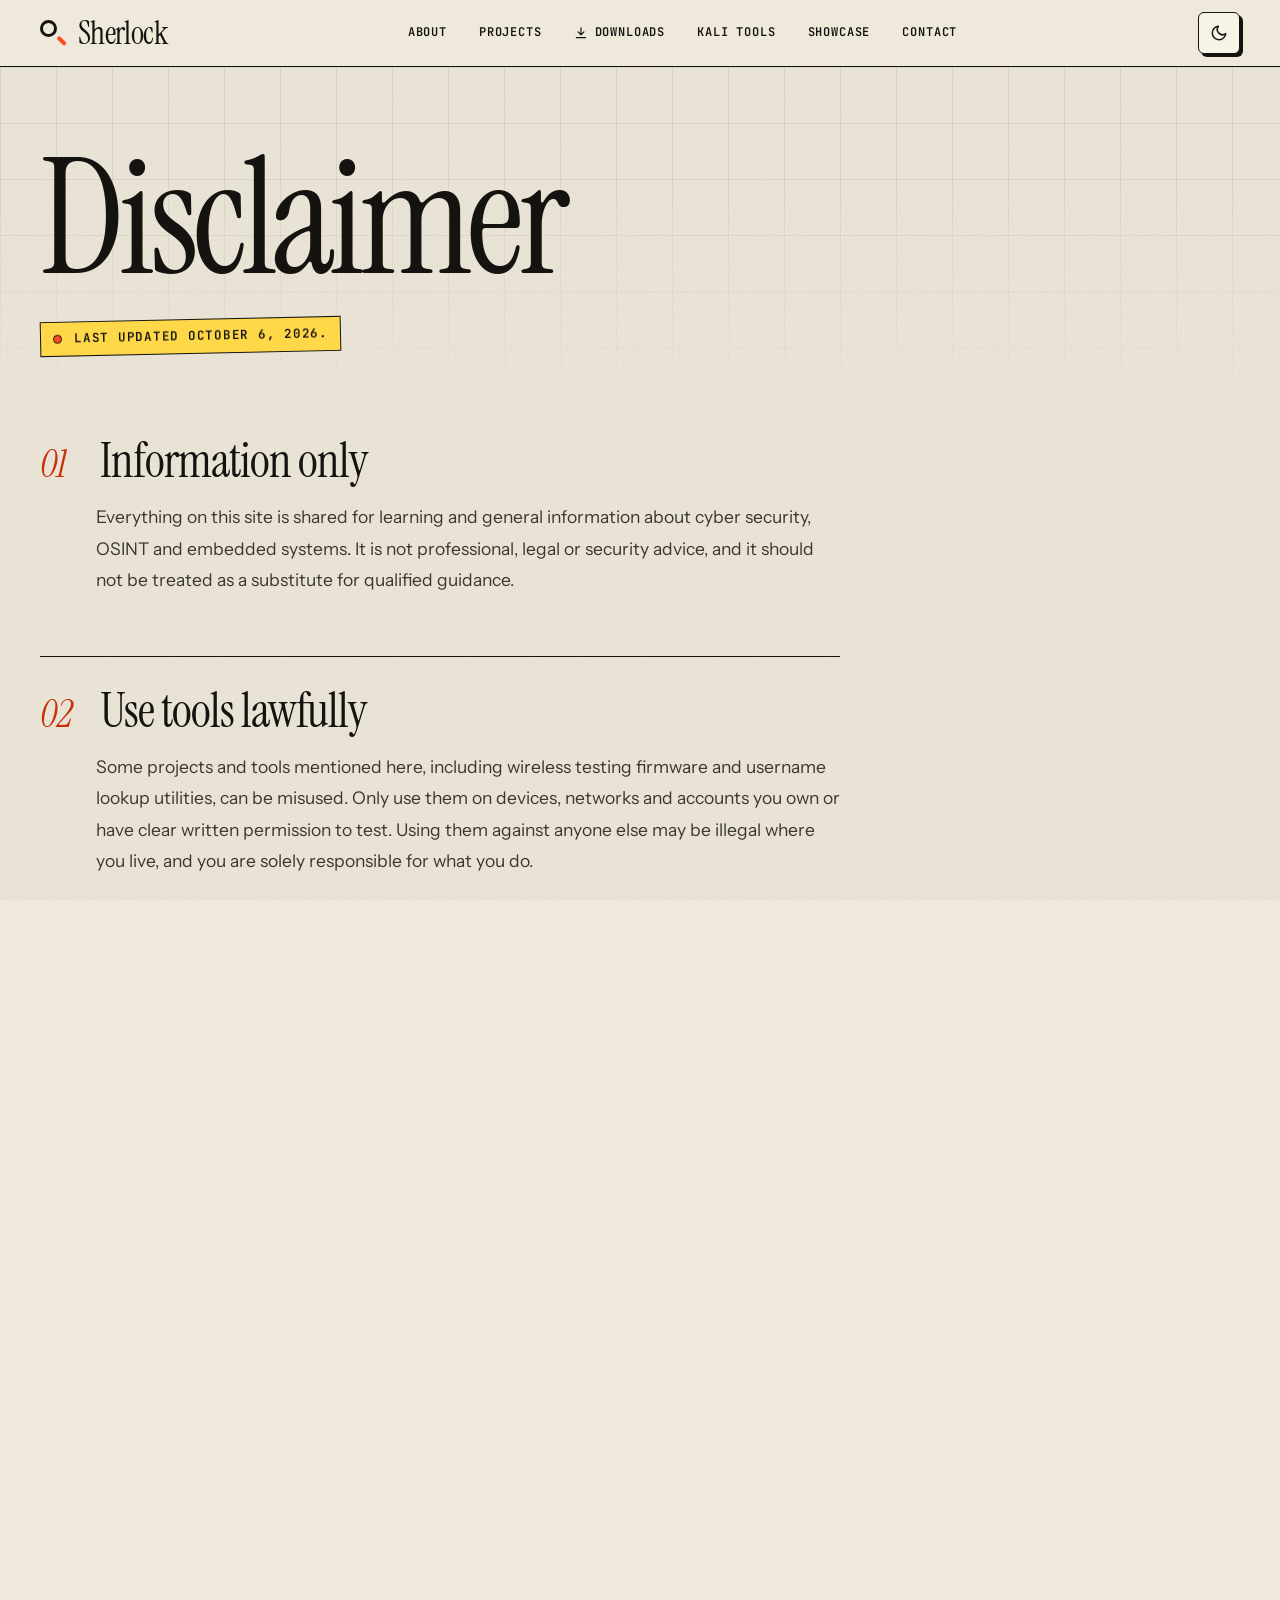
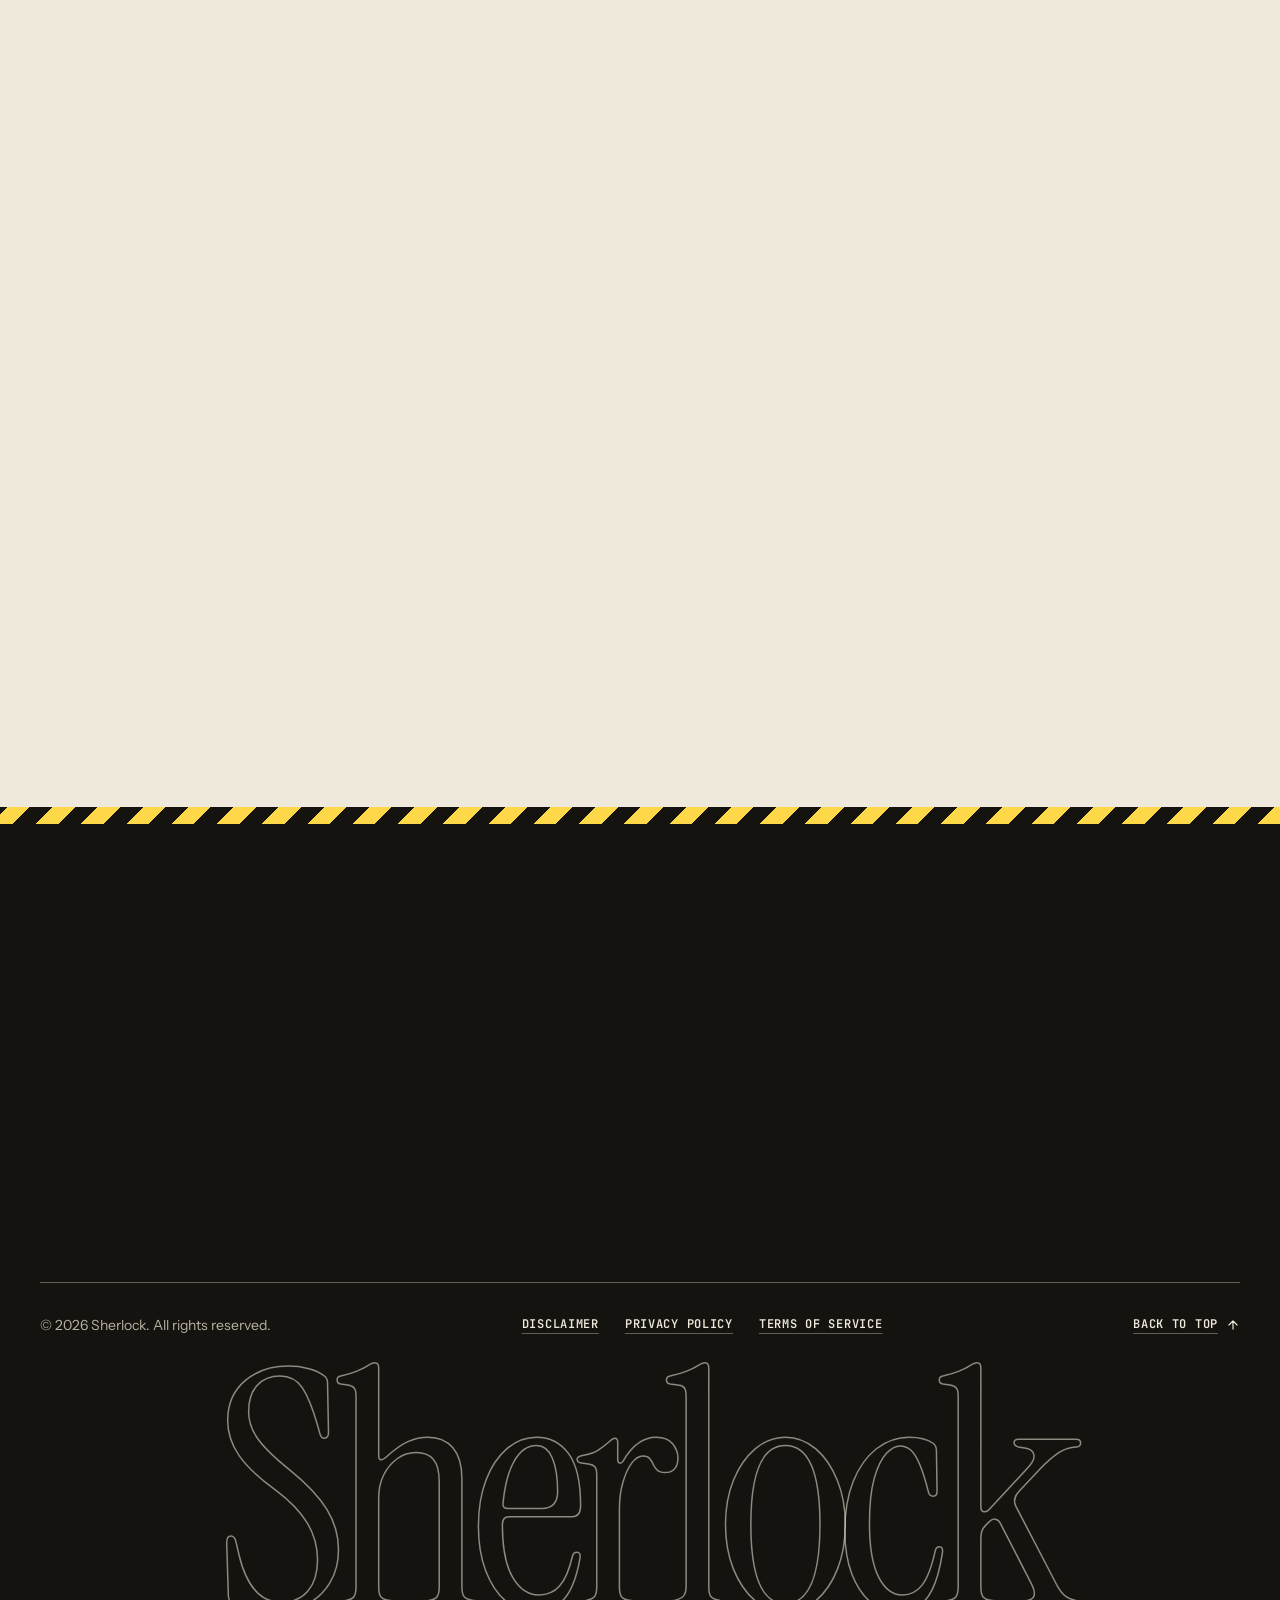
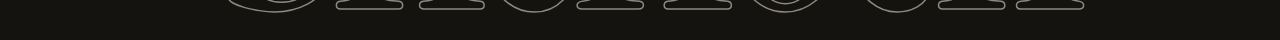
<file: disclaimer.html>
<!DOCTYPE html>
<html lang="en">
<head>
<meta charset="UTF-8">
<meta name="viewport" content="width=device-width, initial-scale=1.0">
<title>Disclaimer | Sherlock</title>
<meta name="description" content="Disclaimer for the Sherlock website: educational content, no warranty, third-party links and user responsibility.">
<link rel="canonical" href="https://sherlocknots.github.io/disclaimer.html">
<meta name="theme-color" content="#efe9dc">
<link rel="icon" href="assets/favicon.svg" type="image/svg+xml">
<link rel="preload" href="assets/fonts/instrument-serif-latin-400-normal.woff2" as="font" type="font/woff2" crossorigin>
<link rel="preload" href="assets/fonts/instrument-sans-latin-wght-normal.woff2" as="font" type="font/woff2" crossorigin>
<meta http-equiv="Content-Security-Policy" content="default-src 'self'; base-uri 'none'; object-src 'none'; img-src 'self' data:; style-src 'self'; script-src 'self'; form-action 'self'; connect-src 'self'">
<link rel="stylesheet" href="assets/css/styles.css">
<script src="assets/js/theme-init.js"></script>
</head>
<body id="top">
<svg xmlns="http://www.w3.org/2000/svg" class="sprite" aria-hidden="true" focusable="false"><symbol id="i-download" viewBox="0 0 24 24"><path d="M12 3v12M7 10l5 5 5-5M4 20h16"/></symbol><symbol id="i-sun" viewBox="0 0 24 24"><circle cx="12" cy="12" r="4"/><path d="M12 2v2M12 20v2M4.93 4.93l1.41 1.41M17.66 17.66l1.41 1.41M2 12h2M20 12h2M4.93 19.07l1.41-1.41M17.66 6.34l1.41-1.41"/></symbol><symbol id="i-terminal" viewBox="0 0 24 24"><rect x="2" y="4" width="20" height="16" rx="2"/><path d="M6 9l4 3-4 3M12 15h6"/></symbol><symbol id="i-copy" viewBox="0 0 24 24"><rect x="9" y="9" width="12" height="12" rx="2"/><path d="M5 15V5a2 2 0 0 1 2-2h10"/></symbol><symbol id="i-eye" viewBox="0 0 24 24"><path d="M1 12s4-7 11-7 11 7 11 7-4 7-11 7-11-7-11-7z"/><circle cx="12" cy="12" r="3"/></symbol><symbol id="i-microchip" viewBox="0 0 512 512"><path d="M176 24c0-13.3-10.7-24-24-24s-24 10.7-24 24V64c-35.3 0-64 28.7-64 64H24c-13.3 0-24 10.7-24 24s10.7 24 24 24H64v56H24c-13.3 0-24 10.7-24 24s10.7 24 24 24H64v56H24c-13.3 0-24 10.7-24 24s10.7 24 24 24H64c0 35.3 28.7 64 64 64v40c0 13.3 10.7 24 24 24s24-10.7 24-24V448h56v40c0 13.3 10.7 24 24 24s24-10.7 24-24V448h56v40c0 13.3 10.7 24 24 24s24-10.7 24-24V448c35.3 0 64-28.7 64-64h40c13.3 0 24-10.7 24-24s-10.7-24-24-24H448V280h40c13.3 0 24-10.7 24-24s-10.7-24-24-24H448V176h40c13.3 0 24-10.7 24-24s-10.7-24-24-24H448c0-35.3-28.7-64-64-64V24c0-13.3-10.7-24-24-24s-24 10.7-24 24V64H280V24c0-13.3-10.7-24-24-24s-24 10.7-24 24V64H176V24zM160 128H352c17.7 0 32 14.3 32 32V352c0 17.7-14.3 32-32 32H160c-17.7 0-32-14.3-32-32V160c0-17.7 14.3-32 32-32zm192 32H160V352H352V160z"/></symbol><symbol id="i-bolt" viewBox="0 0 448 512"><path d="M349.4 44.6c5.9-13.7 1.5-29.7-10.6-38.5s-28.6-8-39.9 1.8l-256 224c-10 8.8-13.6 22.9-8.9 35.3S50.7 288 64 288H175.5L98.6 467.4c-5.9 13.7-1.5 29.7 10.6 38.5s28.6 8 39.9-1.8l256-224c10-8.8 13.6-22.9 8.9-35.3s-16.6-20.7-30-20.7H272.5L349.4 44.6z"/></symbol><symbol id="i-server" viewBox="0 0 512 512"><path d="M64 32C28.7 32 0 60.7 0 96v64c0 35.3 28.7 64 64 64H448c35.3 0 64-28.7 64-64V96c0-35.3-28.7-64-64-64H64zm280 72a24 24 0 1 1 0 48 24 24 0 1 1 0-48zm48 24a24 24 0 1 1 48 0 24 24 0 1 1 -48 0zM64 288c-35.3 0-64 28.7-64 64v64c0 35.3 28.7 64 64 64H448c35.3 0 64-28.7 64-64V352c0-35.3-28.7-64-64-64H64zm280 72a24 24 0 1 1 0 48 24 24 0 1 1 0-48zm56 24a24 24 0 1 1 48 0 24 24 0 1 1 -48 0z"/></symbol><symbol id="i-discord" viewBox="0 0 640 512"><path d="M524.531,69.836a1.5,1.5,0,0,0-.764-.7A485.065,485.065,0,0,0,404.081,32.03a1.816,1.816,0,0,0-1.923.91,337.461,337.461,0,0,0-14.9,30.6,447.848,447.848,0,0,0-134.426,0,309.541,309.541,0,0,0-15.135-30.6,1.89,1.89,0,0,0-1.924-.91A483.689,483.689,0,0,0,116.085,69.137a1.712,1.712,0,0,0-.788.676C39.068,183.651,18.186,294.69,28.43,404.354a2.016,2.016,0,0,0,.765,1.375A487.666,487.666,0,0,0,176.02,479.918a1.9,1.9,0,0,0,2.063-.676A348.2,348.2,0,0,0,208.12,430.4a1.86,1.86,0,0,0-1.019-2.588,321.173,321.173,0,0,1-45.868-21.853,1.885,1.885,0,0,1-.185-3.126c3.082-2.309,6.166-4.711,9.109-7.137a1.819,1.819,0,0,1,1.9-.256c96.229,43.917,200.41,43.917,295.5,0a1.812,1.812,0,0,1,1.924.233c2.944,2.426,6.027,4.851,9.132,7.16a1.884,1.884,0,0,1-.162,3.126,301.407,301.407,0,0,1-45.89,21.83,1.875,1.875,0,0,0-1,2.611,391.055,391.055,0,0,0,30.014,48.815,1.864,1.864,0,0,0,2.063.7A486.048,486.048,0,0,0,610.7,405.729a1.882,1.882,0,0,0,.765-1.352C623.729,277.594,590.933,167.465,524.531,69.836ZM222.491,337.58c-28.972,0-52.844-26.587-52.844-59.239S193.056,219.1,222.491,219.1c29.665,0,53.306,26.82,52.843,59.239C275.334,310.993,251.924,337.58,222.491,337.58Zm195.38,0c-28.971,0-52.843-26.587-52.843-59.239S388.437,219.1,417.871,219.1c29.667,0,53.307,26.82,52.844,59.239C470.715,310.993,447.538,337.58,417.871,337.58Z"/></symbol><symbol id="i-github" viewBox="0 0 496 512"><path d="M165.9 397.4c0 2-2.3 3.6-5.2 3.6-3.3.3-5.6-1.3-5.6-3.6 0-2 2.3-3.6 5.2-3.6 3-.3 5.6 1.3 5.6 3.6zm-31.1-4.5c-.7 2 1.3 4.3 4.3 4.9 2.6 1 5.6 0 6.2-2s-1.3-4.3-4.3-5.2c-2.6-.7-5.5.3-6.2 2.3zm44.2-1.7c-2.9.7-4.9 2.6-4.6 4.9.3 2 2.9 3.3 5.9 2.6 2.9-.7 4.9-2.6 4.6-4.6-.3-1.9-3-3.2-5.9-2.9zM244.8 8C106.1 8 0 113.3 0 252c0 110.9 69.8 205.8 169.5 239.2 12.8 2.3 17.3-5.6 17.3-12.1 0-6.2-.3-40.4-.3-61.4 0 0-70 15-84.7-29.8 0 0-11.4-29.1-27.8-36.6 0 0-22.9-15.7 1.6-15.4 0 0 24.9 2 38.6 25.8 21.9 38.6 58.6 27.5 72.9 20.9 2.3-16 8.8-27.1 16-33.7-55.9-6.2-112.3-14.3-112.3-110.5 0-27.5 7.6-41.3 23.6-58.9-2.6-6.5-11.1-33.3 2.6-67.9 20.9-6.5 69 27 69 27 20-5.6 41.5-8.5 62.8-8.5s42.8 2.9 62.8 8.5c0 0 48.1-33.6 69-27 13.7 34.7 5.2 61.4 2.6 67.9 16 17.7 25.8 31.5 25.8 58.9 0 96.5-58.9 104.2-114.8 110.5 9.2 7.9 17 22.9 17 46.4 0 33.7-.3 75.4-.3 83.6 0 6.5 4.6 14.4 17.3 12.1C428.2 457.8 496 362.9 496 252 496 113.3 383.5 8 244.8 8zM97.2 352.9c-1.3 1-1 3.3.7 5.2 1.6 1.6 3.9 2.3 5.2 1 1.3-1 1-3.3-.7-5.2-1.6-1.6-3.9-2.3-5.2-1zm-10.8-8.1c-.7 1.3.3 2.9 2.3 3.9 1.6 1 3.6.7 4.3-.7.7-1.3-.3-2.9-2.3-3.9-2-.6-3.6-.3-4.3.7zm32.4 35.6c-1.6 1.3-1 4.3 1.3 6.2 2.3 2.3 5.2 2.6 6.5 1 1.3-1.3.7-4.3-1.3-6.2-2.2-2.3-5.2-2.6-6.5-1zm-11.4-14.7c-1.6 1-1.6 3.6 0 5.9 1.6 2.3 4.3 3.3 5.6 2.3 1.6-1.3 1.6-3.9 0-6.2-1.4-2.3-4-3.3-5.6-2z"/></symbol><symbol id="i-envelope" viewBox="0 0 512 512"><path d="M48 64C21.5 64 0 85.5 0 112c0 15.1 7.1 29.3 19.2 38.4L236.8 313.6c11.4 8.5 27 8.5 38.4 0L492.8 150.4c12.1-9.1 19.2-23.3 19.2-38.4c0-26.5-21.5-48-48-48H48zM0 176V384c0 35.3 28.7 64 64 64H448c35.3 0 64-28.7 64-64V176L294.4 339.2c-22.8 17.1-54 17.1-76.8 0L0 176z"/></symbol><symbol id="i-instagram" viewBox="0 0 448 512"><path d="M224.1 141c-63.6 0-114.9 51.3-114.9 114.9s51.3 114.9 114.9 114.9S339 319.5 339 255.9 287.7 141 224.1 141zm0 189.6c-41.1 0-74.7-33.5-74.7-74.7s33.5-74.7 74.7-74.7 74.7 33.5 74.7 74.7-33.6 74.7-74.7 74.7zm146.4-194.3c0 14.9-12 26.8-26.8 26.8-14.9 0-26.8-12-26.8-26.8s12-26.8 26.8-26.8 26.8 12 26.8 26.8zm76.1 27.2c-1.7-35.9-9.9-67.7-36.2-93.9-26.2-26.2-58-34.4-93.9-36.2-37-2.1-147.9-2.1-184.9 0-35.8 1.7-67.6 9.9-93.9 36.1s-34.4 58-36.2 93.9c-2.1 37-2.1 147.9 0 184.9 1.7 35.9 9.9 67.7 36.2 93.9s58 34.4 93.9 36.2c37 2.1 147.9 2.1 184.9 0 35.9-1.7 67.7-9.9 93.9-36.2 26.2-26.2 34.4-58 36.2-93.9 2.1-37 2.1-147.8 0-184.8zM398.8 388c-7.8 19.6-22.9 34.7-42.6 42.6-29.5 11.7-99.5 9-132.1 9s-102.7 2.6-132.1-9c-19.6-7.8-34.7-22.9-42.6-42.6-11.7-29.5-9-99.5-9-132.1s-2.6-102.7 9-132.1c7.8-19.6 22.9-34.7 42.6-42.6 29.5-11.7 99.5-9 132.1-9s102.7-2.6 132.1 9c19.6 7.8 34.7 22.9 42.6 42.6 11.7 29.5 9 99.5 9 132.1s2.7 102.7-9 132.1z"/></symbol><symbol id="i-search" viewBox="0 0 24 24"><circle cx="11" cy="11" r="7"/><path d="M21 21l-4.3-4.3"/></symbol><symbol id="i-close" viewBox="0 0 24 24"><path d="M5 5l14 14M19 5L5 19"/></symbol><symbol id="i-moon" viewBox="0 0 24 24"><path d="M21 12.8A9 9 0 1 1 11.2 3a7 7 0 0 0 9.8 9.8z"/></symbol><symbol id="i-arrow-up-right" viewBox="0 0 24 24"><path d="M7 17L17 7M8 7h9v9"/></symbol><symbol id="i-arrow-up" viewBox="0 0 24 24"><path d="M12 19V5M5 12l7-7 7 7"/></symbol><symbol id="i-menu" viewBox="0 0 24 24"><path d="M4 7h16M4 12h16M4 17h16"/></symbol><symbol id="i-chevron-left" viewBox="0 0 24 24"><path d="M15 6l-6 6 6 6"/></symbol><symbol id="i-chevron-right" viewBox="0 0 24 24"><path d="M9 6l6 6-6 6"/></symbol></svg>

<progress class="scroll-progress" id="scrollProgress" max="100" value="0" aria-hidden="true"></progress>

<a class="skip-link" href="#main">Skip to content</a>

<nav class="site-nav" id="siteNav" aria-label="Primary">
  <div class="nav-inner">
    <a class="brand" href="index.html#about"><span class="brand-mark" aria-hidden="true"></span>Sherlock</a>
    <div class="nav-links" id="navLinks">
      <a href="index.html#about">About</a>
      <a href="index.html#work">Projects</a>
      <a class="nav-downloads" href="downloads.html"><svg class="icon icon-stroke" aria-hidden="true"><use href="#i-download"></use></svg>Downloads</a>
      <a href="kali-tools.html">Kali Tools</a>
      <a href="index.html#showcase">Showcase</a>
      <a href="index.html#contact">Contact</a>
    </div>
    <div class="nav-actions">
      <button type="button" class="theme-toggle" id="themeToggle" aria-pressed="false" aria-label="Switch to light mode">
        <svg class="icon icon-stroke ti-sun" aria-hidden="true"><use href="#i-sun"></use></svg><svg class="icon icon-stroke ti-moon" aria-hidden="true"><use href="#i-moon"></use></svg>
      </button>
      <button type="button" class="nav-toggle" id="navToggle" aria-expanded="false" aria-controls="navLinks" aria-label="Open menu">
        <svg class="icon icon-stroke ti-menu" aria-hidden="true"><use href="#i-menu"></use></svg><svg class="icon icon-stroke ti-close" aria-hidden="true"><use href="#i-close"></use></svg>
      </button>
    </div>
  </div>
</nav>

<header class="hero">
  <div class="hero-bg" aria-hidden="true"><span class="hero-grid"></span></div>
  <div class="hero-inner wrap">
  <h1>Disclaimer</h1>
  <p class="subtitle">Last updated October 6, 2026.</p>
  </div>
</header>

<main id="main">
<div class="wrap">
  <div class="prose">
    <h2>Information only</h2>
    <p>Everything on this site is shared for learning and general information about cyber security, OSINT and embedded systems. It is not professional, legal or security advice, and it should not be treated as a substitute for qualified guidance.</p>

    <h2>Use tools lawfully</h2>
    <p>Some projects and tools mentioned here, including wireless testing firmware and username lookup utilities, can be misused. Only use them on devices, networks and accounts you own or have clear written permission to test. Using them against anyone else may be illegal where you live, and you are solely responsible for what you do.</p>

    <h2>Kali Tools directory</h2>
    <p>The Kali Tools page is a reference directory of publicly documented security and penetration-testing tools, provided strictly for educational awareness. I do not author, host or distribute any tool listed there; each one is the work of its own project or maintainer, and I link to it only to help you learn what it is. I am not responsible for how any visitor obtains, installs or uses these tools, and I accept no liability for misuse, improper application or unauthorized activity carried out with them. Use every tool only on systems, networks and accounts you own or are explicitly authorized to test, and always follow applicable laws and ethical security practices.</p>

    <h2>Hardware and software risk</h2>
    <p>Installing third-party firmware or running command-line tools can damage a device, erase data or leave a system unusable. Back up what matters, read the original project documentation first, and expect to do any recovery yourself.</p>

    <h2>No warranty</h2>
    <p>Content is provided as is, without any promise that it is accurate, complete, current or fit for a particular purpose. Projects marked as in progress or coming soon may change or never be released.</p>

    <h2>Third-party links</h2>
    <p>This site links to projects and platforms run by other people. Their content, code and policies are outside my control, and I am not responsible for them or for anything that happens when you use them.</p>

    <h2>Questions</h2>
    <p>If something here looks wrong or unsafe, write to <a href="mailto:shxerlock@proton.me">shxerlock@proton.me</a>.</p>
  </div>
</div>
</main>

<footer>
  <div class="footer-stripe" aria-hidden="true"></div>
  <div class="wrap">
    <div class="footer-grid">
      <div class="footer-col footer-brand-col">
        <a class="footer-brand" href="index.html#about"><span class="brand-mark" aria-hidden="true"></span>Sherlock</a>
        <p class="footer-blurb">Sherlock Web Site . Your portal to cybersecurity world</p>
      </div>
      <nav class="footer-col" aria-label="Footer">
        <p class="footer-heading">Navigate</p>
        <ul>
          <li><a href="index.html#about">About</a></li>
          <li><a href="index.html#work">Projects</a></li>
          <li><a href="downloads.html">Downloads</a></li>
          <li><a href="kali-tools.html">Kali Tools</a></li>
          <li><a href="index.html#showcase">Showcase</a></li>
          <li><a href="index.html#contact">Contact</a></li>
        </ul>
      </nav>
      <div class="footer-col">
        <p class="footer-heading">Links</p>
        <ul>
          <li><a href="https://justcallmekoko.github.io/MarauderInstaller/" target="_blank" rel="noopener noreferrer">Marauder</a></li>
          <li><a href="https://bruce.computer/" target="_blank" rel="noopener noreferrer">Bruce</a></li>
          <li><a href="https://esp32marauder.com/" target="_blank" rel="noopener noreferrer">ESP32 Marauder</a></li>
          <li><a href="https://cybercontroller.org/" target="_blank" rel="noopener noreferrer">Cyber Controller</a></li>
        </ul>
      </div>
      <div class="footer-col">
        <p class="footer-heading">Connect</p>
        <ul>
          <li><a href="https://discord.gg/vDPz2Tq4u5" target="_blank" rel="noopener noreferrer">Sx Community</a></li>
          <li><a href="https://discord.gg/xExgKRD6sB" target="_blank" rel="noopener noreferrer">LxveLabs Community</a></li>
          <li><a href="https://github.com/shxerlock" target="_blank" rel="noopener noreferrer">GitHub</a></li>
          <li><a href="mailto:shxerlock@proton.me">shxerlock@proton.me</a></li>
          <li><a href="https://www.instagram.com/linuxsocials?stkn=Zjl4aHJkdjEwZzcx" target="_blank" rel="noopener noreferrer">Instagram</a></li>
        </ul>
      </div>
    </div>
    <div class="footer-inner">
      <p class="footer-copy">&copy; <span id="year">2026</span> Sherlock. All rights reserved.</p>
      <div class="footer-legal">
        <a href="disclaimer.html">Disclaimer</a>
        <a href="privacy.html">Privacy Policy</a>
        <a href="terms.html">Terms of Service</a>
      </div>
      <a class="to-top" href="#top">Back to top<svg class="icon icon-stroke" aria-hidden="true"><use href="#i-arrow-up"></use></svg></a>
    </div>
  </div>
  <p class="footer-mark" aria-hidden="true">Sherlock</p>
</footer>
<script src="assets/js/main.js" type="module"></script>
</body>
</html>
</file>
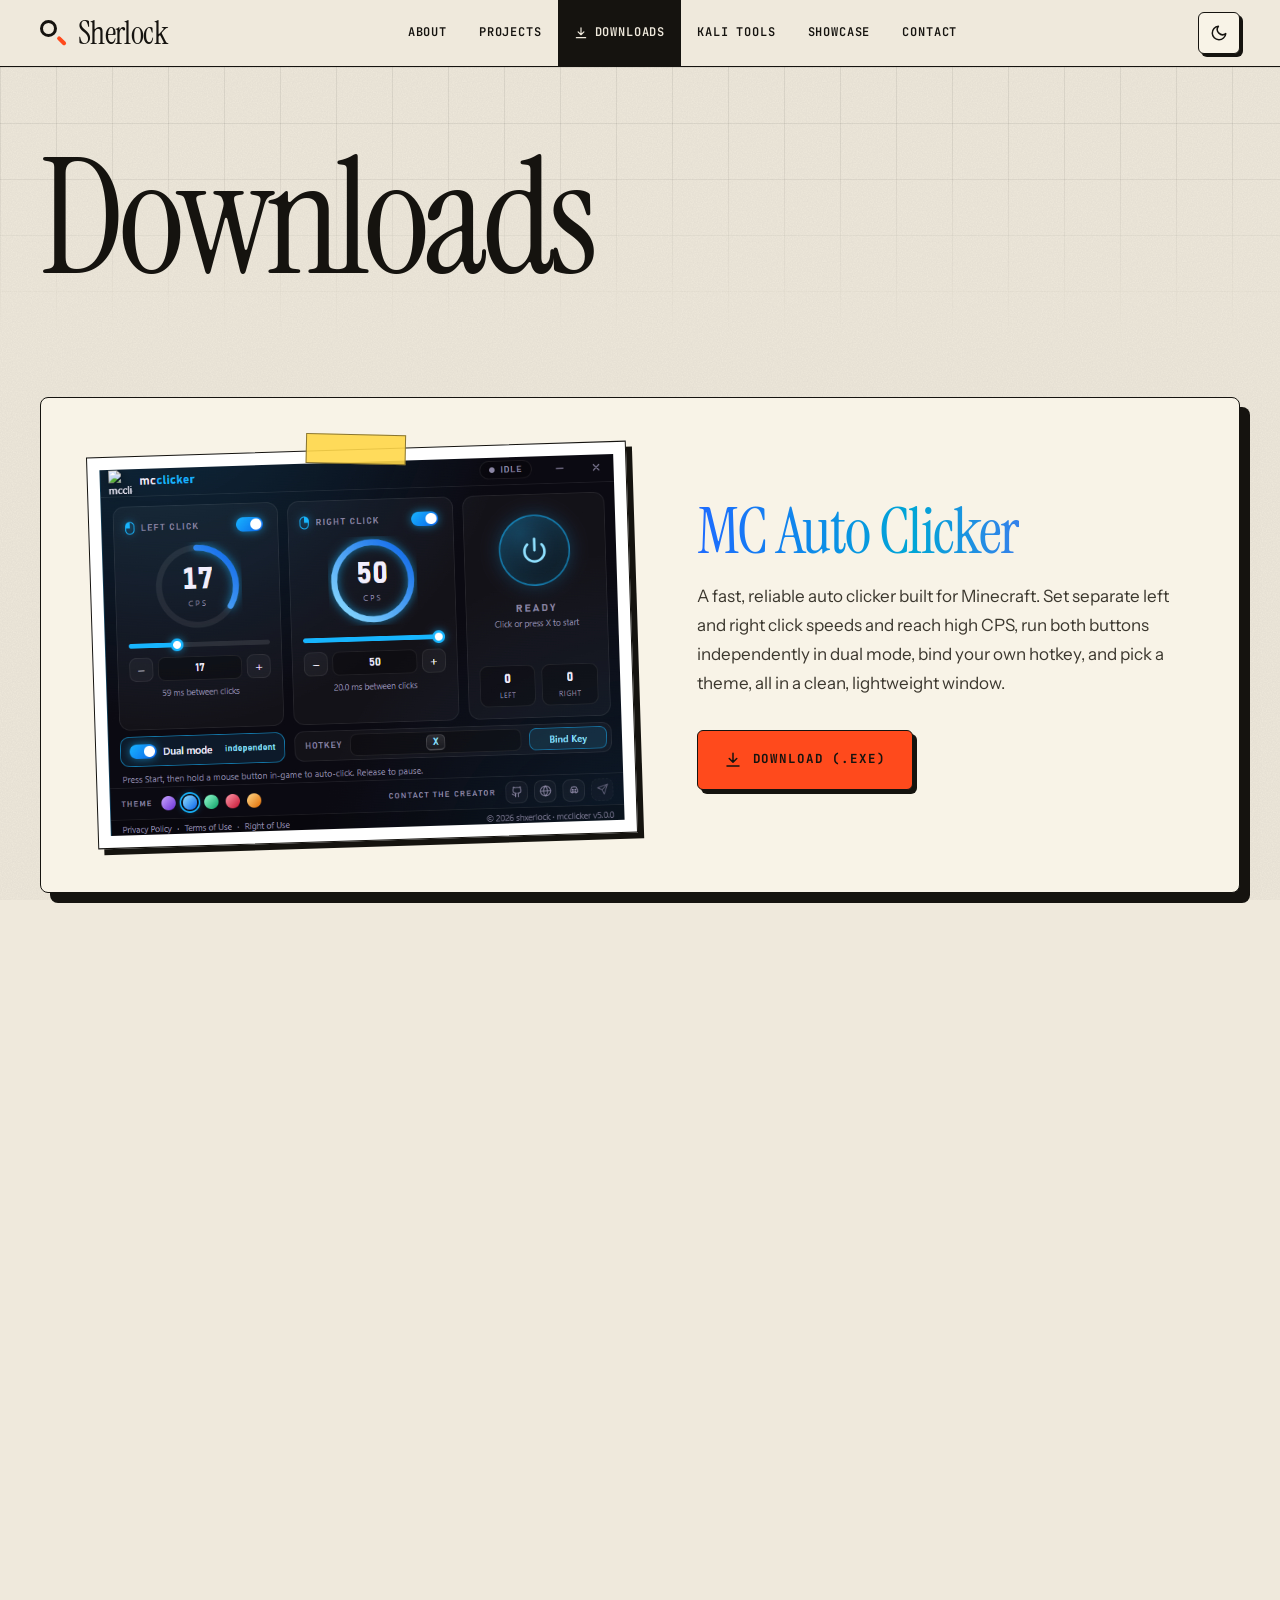
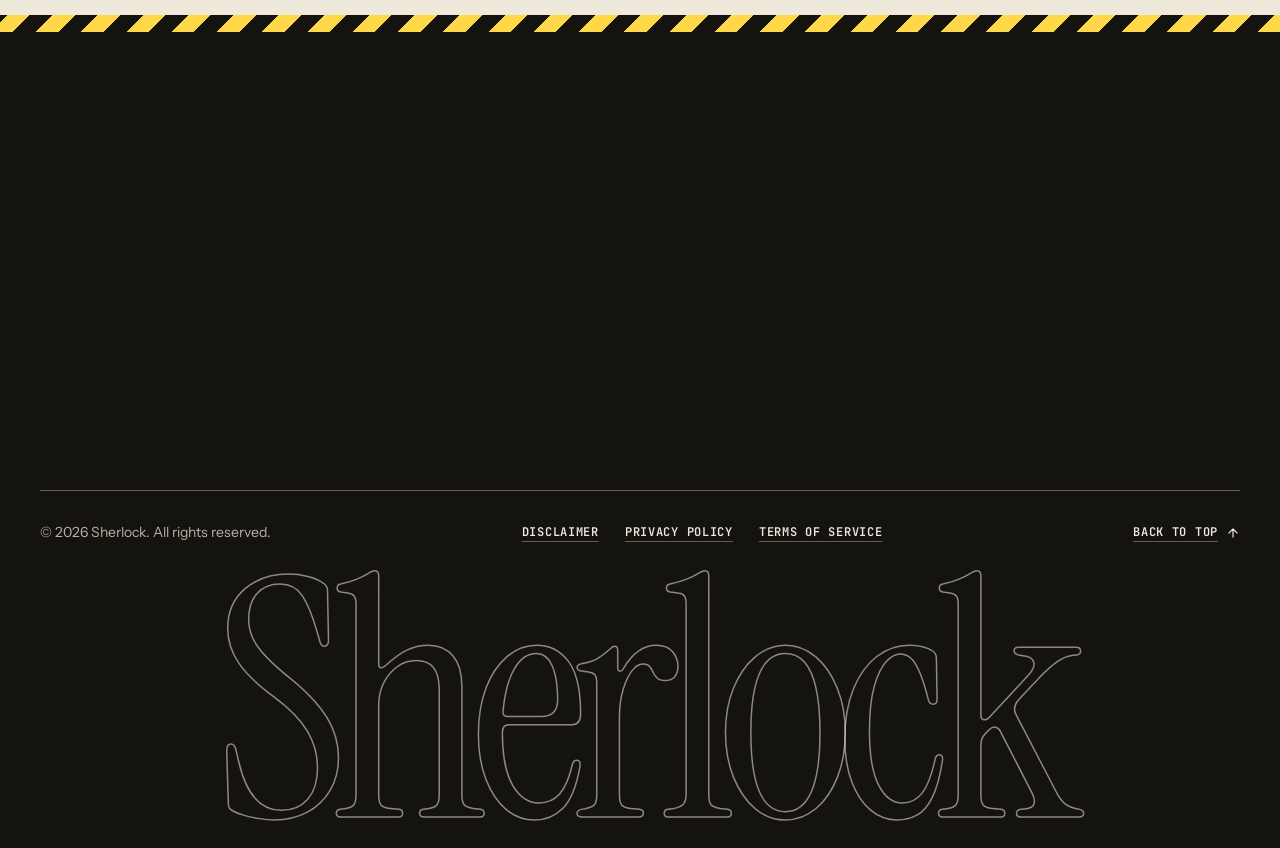
<file: downloads.html>
<!DOCTYPE html>
<html lang="en">
<head>
<meta charset="UTF-8">
<meta name="viewport" content="width=device-width, initial-scale=1.0">
<title>Downloads | Sherlock</title>
<meta name="description" content="Download MC Auto Clicker, a safe, high-CPS auto clicker for Minecraft.">
<link rel="canonical" href="https://sherlocknots.github.io/downloads.html">
<meta name="theme-color" content="#efe9dc">
<link rel="icon" href="assets/favicon.svg" type="image/svg+xml">
<link rel="preload" href="assets/fonts/instrument-serif-latin-400-normal.woff2" as="font" type="font/woff2" crossorigin>
<link rel="preload" href="assets/fonts/instrument-sans-latin-wght-normal.woff2" as="font" type="font/woff2" crossorigin>
<meta http-equiv="Content-Security-Policy" content="default-src 'self'; base-uri 'none'; object-src 'none'; img-src 'self' data:; style-src 'self'; script-src 'self'; form-action 'self'; connect-src 'self'">
<link rel="stylesheet" href="assets/css/styles.css">
<script src="assets/js/theme-init.js"></script>
</head>
<body id="top">
<svg xmlns="http://www.w3.org/2000/svg" class="sprite" aria-hidden="true" focusable="false"><symbol id="i-download" viewBox="0 0 24 24"><path d="M12 3v12M7 10l5 5 5-5M4 20h16"/></symbol><symbol id="i-sun" viewBox="0 0 24 24"><circle cx="12" cy="12" r="4"/><path d="M12 2v2M12 20v2M4.93 4.93l1.41 1.41M17.66 17.66l1.41 1.41M2 12h2M20 12h2M4.93 19.07l1.41-1.41M17.66 6.34l1.41-1.41"/></symbol><symbol id="i-terminal" viewBox="0 0 24 24"><rect x="2" y="4" width="20" height="16" rx="2"/><path d="M6 9l4 3-4 3M12 15h6"/></symbol><symbol id="i-copy" viewBox="0 0 24 24"><rect x="9" y="9" width="12" height="12" rx="2"/><path d="M5 15V5a2 2 0 0 1 2-2h10"/></symbol><symbol id="i-eye" viewBox="0 0 24 24"><path d="M1 12s4-7 11-7 11 7 11 7-4 7-11 7-11-7-11-7z"/><circle cx="12" cy="12" r="3"/></symbol><symbol id="i-microchip" viewBox="0 0 512 512"><path d="M176 24c0-13.3-10.7-24-24-24s-24 10.7-24 24V64c-35.3 0-64 28.7-64 64H24c-13.3 0-24 10.7-24 24s10.7 24 24 24H64v56H24c-13.3 0-24 10.7-24 24s10.7 24 24 24H64v56H24c-13.3 0-24 10.7-24 24s10.7 24 24 24H64c0 35.3 28.7 64 64 64v40c0 13.3 10.7 24 24 24s24-10.7 24-24V448h56v40c0 13.3 10.7 24 24 24s24-10.7 24-24V448h56v40c0 13.3 10.7 24 24 24s24-10.7 24-24V448c35.3 0 64-28.7 64-64h40c13.3 0 24-10.7 24-24s-10.7-24-24-24H448V280h40c13.3 0 24-10.7 24-24s-10.7-24-24-24H448V176h40c13.3 0 24-10.7 24-24s-10.7-24-24-24H448c0-35.3-28.7-64-64-64V24c0-13.3-10.7-24-24-24s-24 10.7-24 24V64H280V24c0-13.3-10.7-24-24-24s-24 10.7-24 24V64H176V24zM160 128H352c17.7 0 32 14.3 32 32V352c0 17.7-14.3 32-32 32H160c-17.7 0-32-14.3-32-32V160c0-17.7 14.3-32 32-32zm192 32H160V352H352V160z"/></symbol><symbol id="i-bolt" viewBox="0 0 448 512"><path d="M349.4 44.6c5.9-13.7 1.5-29.7-10.6-38.5s-28.6-8-39.9 1.8l-256 224c-10 8.8-13.6 22.9-8.9 35.3S50.7 288 64 288H175.5L98.6 467.4c-5.9 13.7-1.5 29.7 10.6 38.5s28.6 8 39.9-1.8l256-224c10-8.8 13.6-22.9 8.9-35.3s-16.6-20.7-30-20.7H272.5L349.4 44.6z"/></symbol><symbol id="i-server" viewBox="0 0 512 512"><path d="M64 32C28.7 32 0 60.7 0 96v64c0 35.3 28.7 64 64 64H448c35.3 0 64-28.7 64-64V96c0-35.3-28.7-64-64-64H64zm280 72a24 24 0 1 1 0 48 24 24 0 1 1 0-48zm48 24a24 24 0 1 1 48 0 24 24 0 1 1 -48 0zM64 288c-35.3 0-64 28.7-64 64v64c0 35.3 28.7 64 64 64H448c35.3 0 64-28.7 64-64V352c0-35.3-28.7-64-64-64H64zm280 72a24 24 0 1 1 0 48 24 24 0 1 1 0-48zm56 24a24 24 0 1 1 48 0 24 24 0 1 1 -48 0z"/></symbol><symbol id="i-discord" viewBox="0 0 640 512"><path d="M524.531,69.836a1.5,1.5,0,0,0-.764-.7A485.065,485.065,0,0,0,404.081,32.03a1.816,1.816,0,0,0-1.923.91,337.461,337.461,0,0,0-14.9,30.6,447.848,447.848,0,0,0-134.426,0,309.541,309.541,0,0,0-15.135-30.6,1.89,1.89,0,0,0-1.924-.91A483.689,483.689,0,0,0,116.085,69.137a1.712,1.712,0,0,0-.788.676C39.068,183.651,18.186,294.69,28.43,404.354a2.016,2.016,0,0,0,.765,1.375A487.666,487.666,0,0,0,176.02,479.918a1.9,1.9,0,0,0,2.063-.676A348.2,348.2,0,0,0,208.12,430.4a1.86,1.86,0,0,0-1.019-2.588,321.173,321.173,0,0,1-45.868-21.853,1.885,1.885,0,0,1-.185-3.126c3.082-2.309,6.166-4.711,9.109-7.137a1.819,1.819,0,0,1,1.9-.256c96.229,43.917,200.41,43.917,295.5,0a1.812,1.812,0,0,1,1.924.233c2.944,2.426,6.027,4.851,9.132,7.16a1.884,1.884,0,0,1-.162,3.126,301.407,301.407,0,0,1-45.89,21.83,1.875,1.875,0,0,0-1,2.611,391.055,391.055,0,0,0,30.014,48.815,1.864,1.864,0,0,0,2.063.7A486.048,486.048,0,0,0,610.7,405.729a1.882,1.882,0,0,0,.765-1.352C623.729,277.594,590.933,167.465,524.531,69.836ZM222.491,337.58c-28.972,0-52.844-26.587-52.844-59.239S193.056,219.1,222.491,219.1c29.665,0,53.306,26.82,52.843,59.239C275.334,310.993,251.924,337.58,222.491,337.58Zm195.38,0c-28.971,0-52.843-26.587-52.843-59.239S388.437,219.1,417.871,219.1c29.667,0,53.307,26.82,52.844,59.239C470.715,310.993,447.538,337.58,417.871,337.58Z"/></symbol><symbol id="i-github" viewBox="0 0 496 512"><path d="M165.9 397.4c0 2-2.3 3.6-5.2 3.6-3.3.3-5.6-1.3-5.6-3.6 0-2 2.3-3.6 5.2-3.6 3-.3 5.6 1.3 5.6 3.6zm-31.1-4.5c-.7 2 1.3 4.3 4.3 4.9 2.6 1 5.6 0 6.2-2s-1.3-4.3-4.3-5.2c-2.6-.7-5.5.3-6.2 2.3zm44.2-1.7c-2.9.7-4.9 2.6-4.6 4.9.3 2 2.9 3.3 5.9 2.6 2.9-.7 4.9-2.6 4.6-4.6-.3-1.9-3-3.2-5.9-2.9zM244.8 8C106.1 8 0 113.3 0 252c0 110.9 69.8 205.8 169.5 239.2 12.8 2.3 17.3-5.6 17.3-12.1 0-6.2-.3-40.4-.3-61.4 0 0-70 15-84.7-29.8 0 0-11.4-29.1-27.8-36.6 0 0-22.9-15.7 1.6-15.4 0 0 24.9 2 38.6 25.8 21.9 38.6 58.6 27.5 72.9 20.9 2.3-16 8.8-27.1 16-33.7-55.9-6.2-112.3-14.3-112.3-110.5 0-27.5 7.6-41.3 23.6-58.9-2.6-6.5-11.1-33.3 2.6-67.9 20.9-6.5 69 27 69 27 20-5.6 41.5-8.5 62.8-8.5s42.8 2.9 62.8 8.5c0 0 48.1-33.6 69-27 13.7 34.7 5.2 61.4 2.6 67.9 16 17.7 25.8 31.5 25.8 58.9 0 96.5-58.9 104.2-114.8 110.5 9.2 7.9 17 22.9 17 46.4 0 33.7-.3 75.4-.3 83.6 0 6.5 4.6 14.4 17.3 12.1C428.2 457.8 496 362.9 496 252 496 113.3 383.5 8 244.8 8zM97.2 352.9c-1.3 1-1 3.3.7 5.2 1.6 1.6 3.9 2.3 5.2 1 1.3-1 1-3.3-.7-5.2-1.6-1.6-3.9-2.3-5.2-1zm-10.8-8.1c-.7 1.3.3 2.9 2.3 3.9 1.6 1 3.6.7 4.3-.7.7-1.3-.3-2.9-2.3-3.9-2-.6-3.6-.3-4.3.7zm32.4 35.6c-1.6 1.3-1 4.3 1.3 6.2 2.3 2.3 5.2 2.6 6.5 1 1.3-1.3.7-4.3-1.3-6.2-2.2-2.3-5.2-2.6-6.5-1zm-11.4-14.7c-1.6 1-1.6 3.6 0 5.9 1.6 2.3 4.3 3.3 5.6 2.3 1.6-1.3 1.6-3.9 0-6.2-1.4-2.3-4-3.3-5.6-2z"/></symbol><symbol id="i-envelope" viewBox="0 0 512 512"><path d="M48 64C21.5 64 0 85.5 0 112c0 15.1 7.1 29.3 19.2 38.4L236.8 313.6c11.4 8.5 27 8.5 38.4 0L492.8 150.4c12.1-9.1 19.2-23.3 19.2-38.4c0-26.5-21.5-48-48-48H48zM0 176V384c0 35.3 28.7 64 64 64H448c35.3 0 64-28.7 64-64V176L294.4 339.2c-22.8 17.1-54 17.1-76.8 0L0 176z"/></symbol><symbol id="i-instagram" viewBox="0 0 448 512"><path d="M224.1 141c-63.6 0-114.9 51.3-114.9 114.9s51.3 114.9 114.9 114.9S339 319.5 339 255.9 287.7 141 224.1 141zm0 189.6c-41.1 0-74.7-33.5-74.7-74.7s33.5-74.7 74.7-74.7 74.7 33.5 74.7 74.7-33.6 74.7-74.7 74.7zm146.4-194.3c0 14.9-12 26.8-26.8 26.8-14.9 0-26.8-12-26.8-26.8s12-26.8 26.8-26.8 26.8 12 26.8 26.8zm76.1 27.2c-1.7-35.9-9.9-67.7-36.2-93.9-26.2-26.2-58-34.4-93.9-36.2-37-2.1-147.9-2.1-184.9 0-35.8 1.7-67.6 9.9-93.9 36.1s-34.4 58-36.2 93.9c-2.1 37-2.1 147.9 0 184.9 1.7 35.9 9.9 67.7 36.2 93.9s58 34.4 93.9 36.2c37 2.1 147.9 2.1 184.9 0 35.9-1.7 67.7-9.9 93.9-36.2 26.2-26.2 34.4-58 36.2-93.9 2.1-37 2.1-147.8 0-184.8zM398.8 388c-7.8 19.6-22.9 34.7-42.6 42.6-29.5 11.7-99.5 9-132.1 9s-102.7 2.6-132.1-9c-19.6-7.8-34.7-22.9-42.6-42.6-11.7-29.5-9-99.5-9-132.1s-2.6-102.7 9-132.1c7.8-19.6 22.9-34.7 42.6-42.6 29.5-11.7 99.5-9 132.1-9s102.7-2.6 132.1 9c19.6 7.8 34.7 22.9 42.6 42.6 11.7 29.5 9 99.5 9 132.1s2.7 102.7-9 132.1z"/></symbol><symbol id="i-search" viewBox="0 0 24 24"><circle cx="11" cy="11" r="7"/><path d="M21 21l-4.3-4.3"/></symbol><symbol id="i-close" viewBox="0 0 24 24"><path d="M5 5l14 14M19 5L5 19"/></symbol><symbol id="i-moon" viewBox="0 0 24 24"><path d="M21 12.8A9 9 0 1 1 11.2 3a7 7 0 0 0 9.8 9.8z"/></symbol><symbol id="i-arrow-up-right" viewBox="0 0 24 24"><path d="M7 17L17 7M8 7h9v9"/></symbol><symbol id="i-arrow-up" viewBox="0 0 24 24"><path d="M12 19V5M5 12l7-7 7 7"/></symbol><symbol id="i-menu" viewBox="0 0 24 24"><path d="M4 7h16M4 12h16M4 17h16"/></symbol><symbol id="i-chevron-left" viewBox="0 0 24 24"><path d="M15 6l-6 6 6 6"/></symbol><symbol id="i-chevron-right" viewBox="0 0 24 24"><path d="M9 6l6 6-6 6"/></symbol></svg>

<progress class="scroll-progress" id="scrollProgress" max="100" value="0" aria-hidden="true"></progress>

<a class="skip-link" href="#main">Skip to content</a>

<nav class="site-nav" id="siteNav" aria-label="Primary">
  <div class="nav-inner">
    <a class="brand" href="index.html#about"><span class="brand-mark" aria-hidden="true"></span>Sherlock</a>
    <div class="nav-links" id="navLinks">
      <a href="index.html#about">About</a>
      <a href="index.html#work">Projects</a>
      <a class="nav-downloads" href="downloads.html" aria-current="page"><svg class="icon icon-stroke" aria-hidden="true"><use href="#i-download"></use></svg>Downloads</a>
      <a href="kali-tools.html">Kali Tools</a>
      <a href="index.html#showcase">Showcase</a>
      <a href="index.html#contact">Contact</a>
    </div>
    <div class="nav-actions">
      <button type="button" class="theme-toggle" id="themeToggle" aria-pressed="false" aria-label="Switch to light mode">
        <svg class="icon icon-stroke ti-sun" aria-hidden="true"><use href="#i-sun"></use></svg><svg class="icon icon-stroke ti-moon" aria-hidden="true"><use href="#i-moon"></use></svg>
      </button>
      <button type="button" class="nav-toggle" id="navToggle" aria-expanded="false" aria-controls="navLinks" aria-label="Open menu">
        <svg class="icon icon-stroke ti-menu" aria-hidden="true"><use href="#i-menu"></use></svg><svg class="icon icon-stroke ti-close" aria-hidden="true"><use href="#i-close"></use></svg>
      </button>
    </div>
  </div>
</nav>

<header class="hero">
  <div class="hero-bg" aria-hidden="true"><span class="hero-grid"></span></div>
  <div class="hero-inner wrap">
  <h1>Downloads</h1>
  </div>
</header>

<main id="main">
<div class="wrap">

  <section class="section dl-section" id="mc-auto-clicker">
    <article class="dl-panel">
      <figure class="dl-frame">
        <img src="Images/mcclicker.jpg" alt="MC Auto Clicker app window showing left and right click CPS controls" width="648" height="461">
      </figure>
      <div class="dl-info">
        <h2 class="mc-title">MC Auto Clicker</h2>
        <p class="dl-desc">A fast, reliable auto clicker built for Minecraft. Set separate left and right click speeds and reach high CPS, run both buttons independently in dual mode, bind your own hotkey, and pick a theme, all in a clean, lightweight window.</p>
        <a class="btn dl-btn" href="https://github.com/BsTdjab2/MoreAboutS/releases/download/1.0.0/mcclicker-1.0.0.exe" rel="noopener noreferrer">
          <svg class="icon icon-stroke" aria-hidden="true"><use href="#i-download"></use></svg>
          Download (.exe)
        </a>
      </div>
    </article>

    <aside class="dl-notice" aria-labelledby="noticeTitle">
      <h2 class="dl-notice-title" id="noticeTitle">Notice</h2>
      <p class="warn-glow">Please scan it at virustotal.com before use. Even if you trust us, scan it.</p>
      <p>MC Auto Clicker is <strong>100% safe and is not a virus</strong>.</p>
      <p>Windows Defender and other antivirus programs often flag unverified or unregistered executables as false positives. This happens simply because the app doesn't carry an expensive digital publisher certificate, not because anything is wrong with it.</p>
      <p>We still recommend scanning every download on VirusTotal. That way, even in the unlikely event that a server or website is ever compromised, your own system stays safe and protected.</p>
      <a class="btn dl-scan-btn" href="https://www.virustotal.com/" target="_blank" rel="noopener noreferrer">Open VirusTotal</a>
    </aside>
  </section>

</div>
</main>

<footer>
  <div class="footer-stripe" aria-hidden="true"></div>
  <div class="wrap">
    <div class="footer-grid">
      <div class="footer-col footer-brand-col">
        <a class="footer-brand" href="index.html#about"><span class="brand-mark" aria-hidden="true"></span>Sherlock</a>
        <p class="footer-blurb">Sherlock Web Site . Your portal to cybersecurity world</p>
      </div>
      <nav class="footer-col" aria-label="Footer">
        <p class="footer-heading">Navigate</p>
        <ul>
          <li><a href="index.html#about">About</a></li>
          <li><a href="index.html#work">Projects</a></li>
          <li><a href="downloads.html">Downloads</a></li>
          <li><a href="kali-tools.html">Kali Tools</a></li>
          <li><a href="index.html#showcase">Showcase</a></li>
          <li><a href="index.html#contact">Contact</a></li>
        </ul>
      </nav>
      <div class="footer-col">
        <p class="footer-heading">Links</p>
        <ul>
          <li><a href="https://justcallmekoko.github.io/MarauderInstaller/" target="_blank" rel="noopener noreferrer">Marauder</a></li>
          <li><a href="https://bruce.computer/" target="_blank" rel="noopener noreferrer">Bruce</a></li>
          <li><a href="https://esp32marauder.com/" target="_blank" rel="noopener noreferrer">ESP32 Marauder</a></li>
          <li><a href="https://cybercontroller.org/" target="_blank" rel="noopener noreferrer">Cyber Controller</a></li>
        </ul>
      </div>
      <div class="footer-col">
        <p class="footer-heading">Connect</p>
        <ul>
          <li><a href="https://discord.gg/vDPz2Tq4u5" target="_blank" rel="noopener noreferrer">Sx Community</a></li>
          <li><a href="https://discord.gg/xExgKRD6sB" target="_blank" rel="noopener noreferrer">LxveLabs Community</a></li>
          <li><a href="https://github.com/shxerlock" target="_blank" rel="noopener noreferrer">GitHub</a></li>
          <li><a href="mailto:shxerlock@proton.me">shxerlock@proton.me</a></li>
          <li><a href="https://www.instagram.com/linuxsocials?stkn=Zjl4aHJkdjEwZzcx" target="_blank" rel="noopener noreferrer">Instagram</a></li>
        </ul>
      </div>
    </div>
    <div class="footer-inner">
      <p class="footer-copy">&copy; <span id="year">2026</span> Sherlock. All rights reserved.</p>
      <div class="footer-legal">
        <a href="disclaimer.html">Disclaimer</a>
        <a href="privacy.html">Privacy Policy</a>
        <a href="terms.html">Terms of Service</a>
      </div>
      <a class="to-top" href="#top">Back to top<svg class="icon icon-stroke" aria-hidden="true"><use href="#i-arrow-up"></use></svg></a>
    </div>
  </div>
  <p class="footer-mark" aria-hidden="true">Sherlock</p>
</footer>
<script src="assets/js/main.js" type="module"></script>
</body>
</html>
</file>
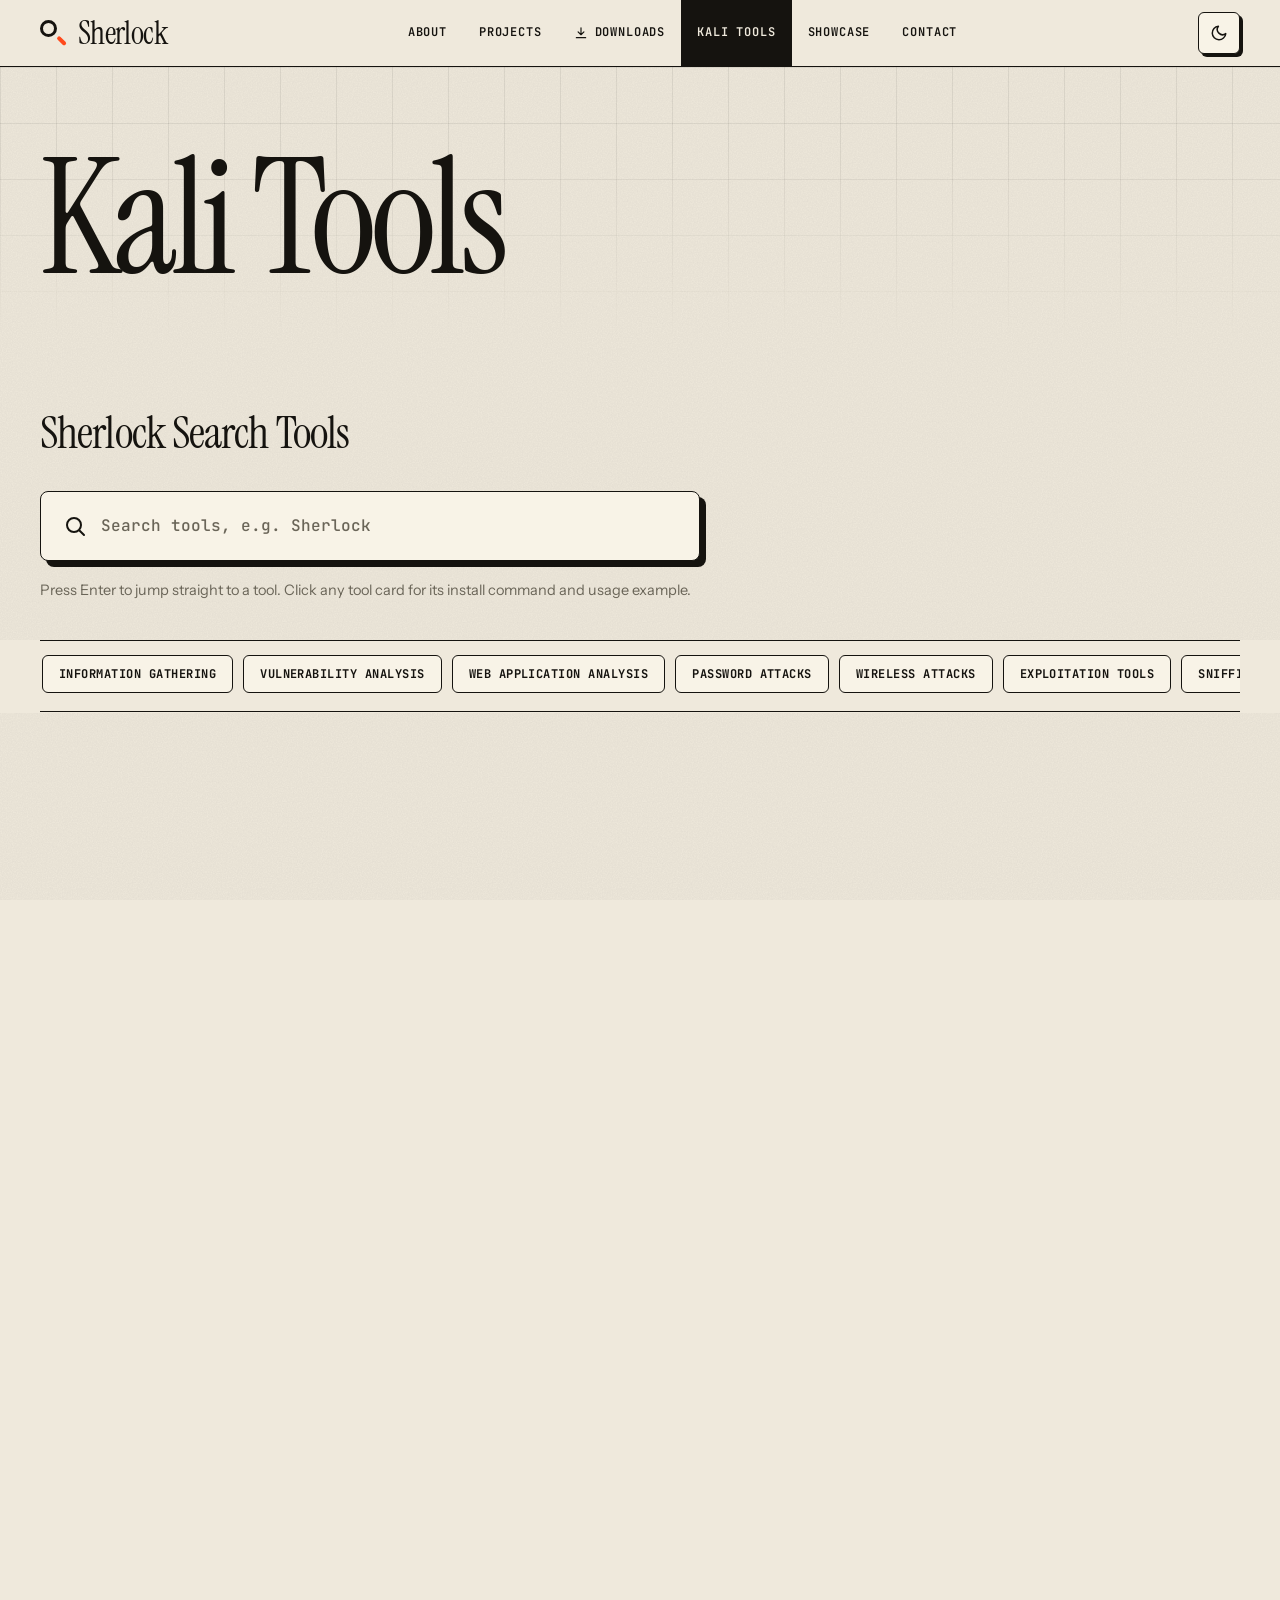
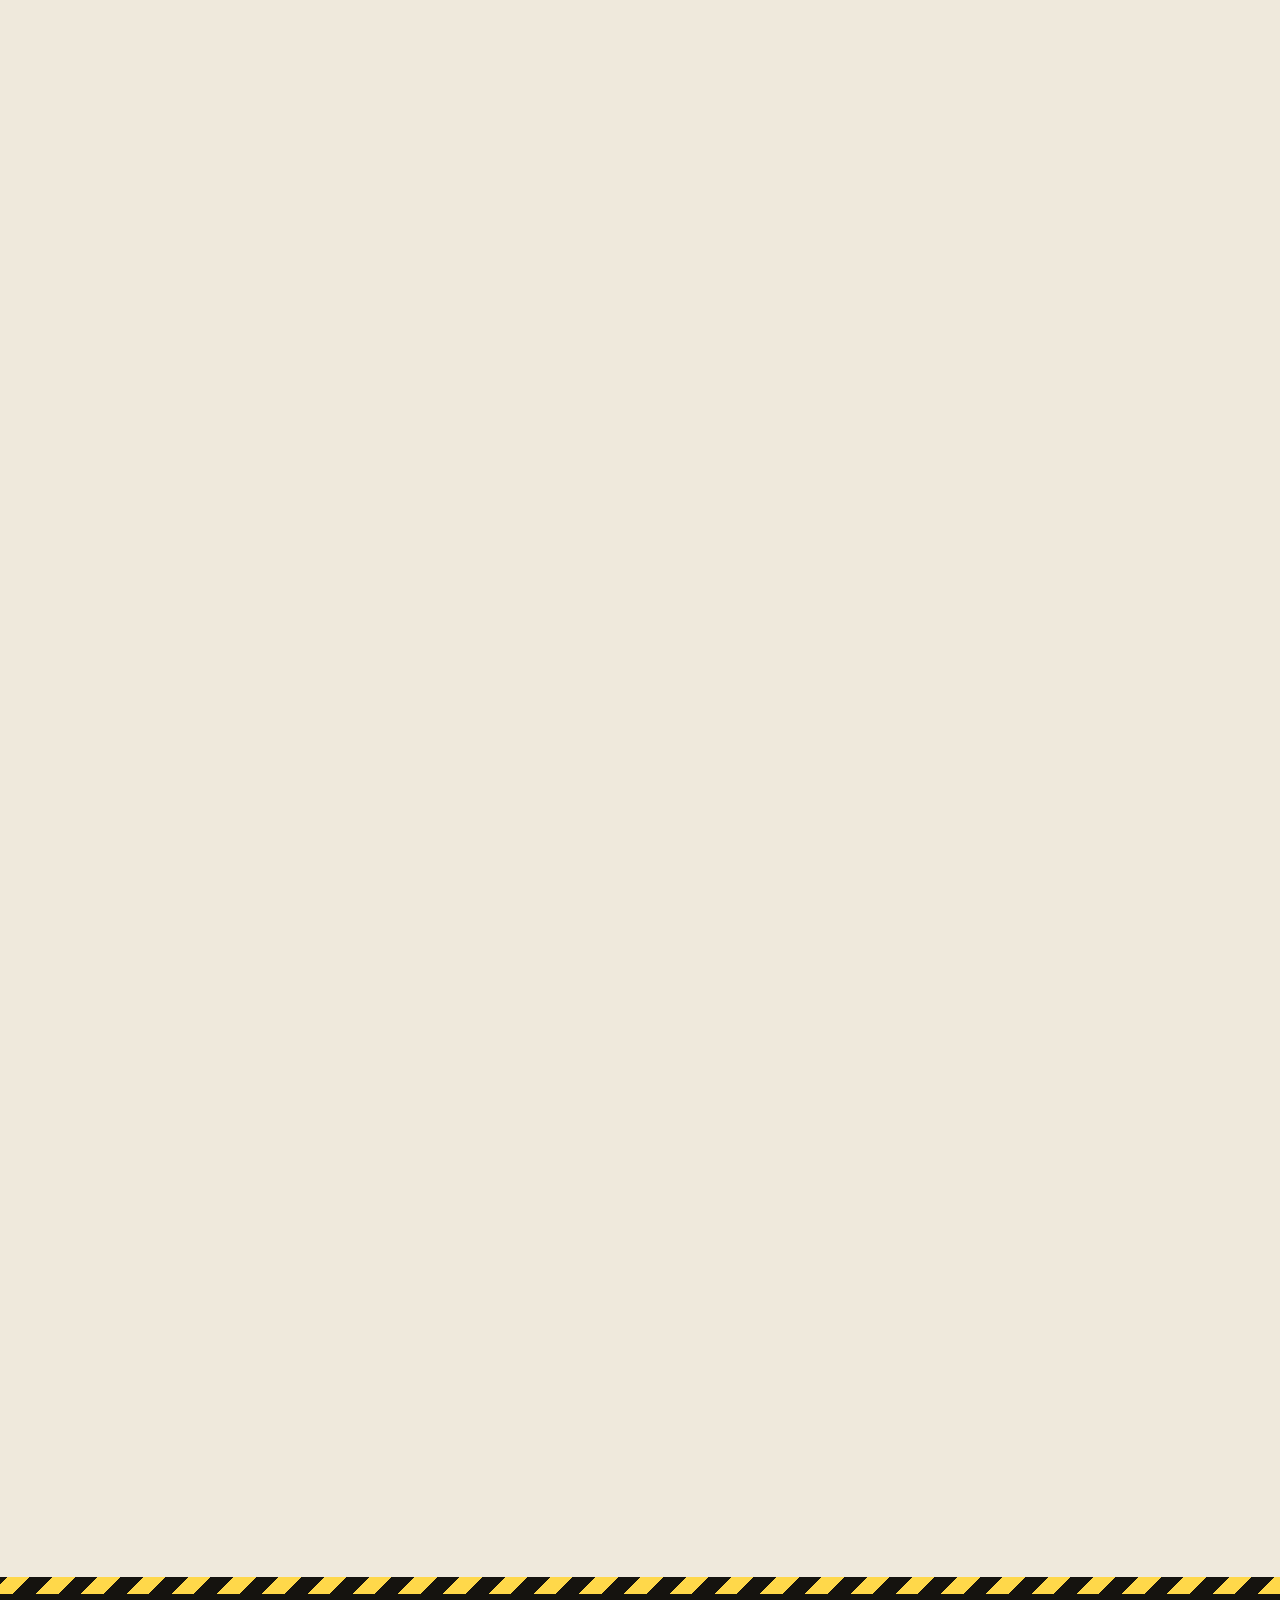
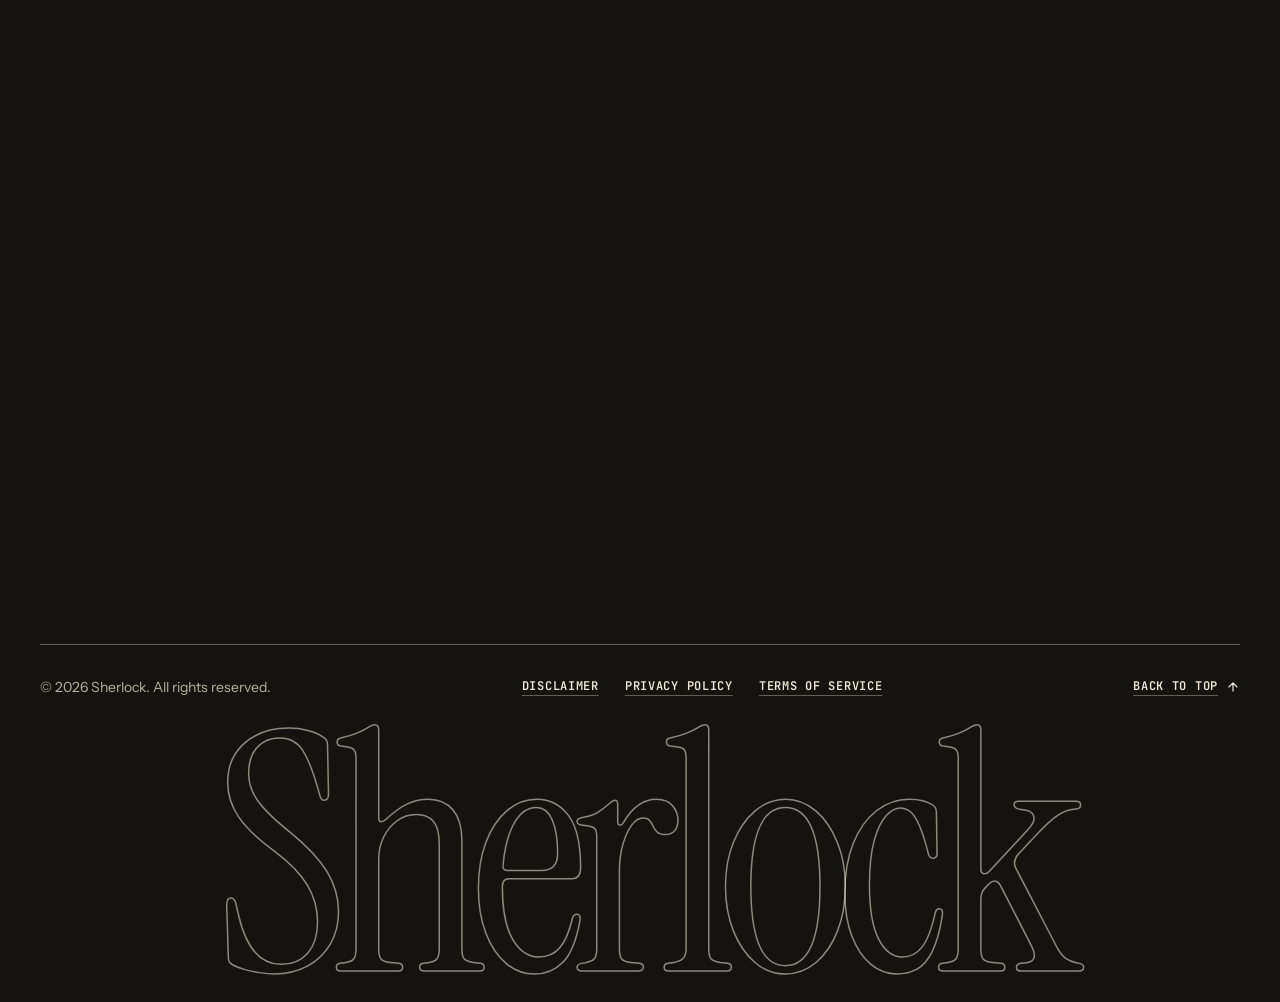
<file: kali-tools.html>
<!DOCTYPE html>
<html lang="en">
<head>
<meta charset="UTF-8">
<meta name="viewport" content="width=device-width, initial-scale=1.0">
<title>Kali Tools | Sherlock</title>
<meta name="description" content="A searchable directory of Kali Linux security tools, organized by category, for educational reference.">
<link rel="canonical" href="https://sherlocknots.github.io/kali-tools.html">
<meta name="theme-color" content="#efe9dc">
<link rel="icon" href="assets/favicon.svg" type="image/svg+xml">
<link rel="preload" href="assets/fonts/instrument-serif-latin-400-normal.woff2" as="font" type="font/woff2" crossorigin>
<link rel="preload" href="assets/fonts/instrument-sans-latin-wght-normal.woff2" as="font" type="font/woff2" crossorigin>
<meta http-equiv="Content-Security-Policy" content="default-src 'self'; base-uri 'none'; object-src 'none'; img-src 'self' data:; style-src 'self'; script-src 'self'; form-action 'self'; connect-src 'self'">
<link rel="stylesheet" href="assets/css/styles.css">
<script src="assets/js/theme-init.js"></script>
</head>
<body id="top">
<svg xmlns="http://www.w3.org/2000/svg" class="sprite" aria-hidden="true" focusable="false"><symbol id="i-download" viewBox="0 0 24 24"><path d="M12 3v12M7 10l5 5 5-5M4 20h16"/></symbol><symbol id="i-sun" viewBox="0 0 24 24"><circle cx="12" cy="12" r="4"/><path d="M12 2v2M12 20v2M4.93 4.93l1.41 1.41M17.66 17.66l1.41 1.41M2 12h2M20 12h2M4.93 19.07l1.41-1.41M17.66 6.34l1.41-1.41"/></symbol><symbol id="i-terminal" viewBox="0 0 24 24"><rect x="2" y="4" width="20" height="16" rx="2"/><path d="M6 9l4 3-4 3M12 15h6"/></symbol><symbol id="i-copy" viewBox="0 0 24 24"><rect x="9" y="9" width="12" height="12" rx="2"/><path d="M5 15V5a2 2 0 0 1 2-2h10"/></symbol><symbol id="i-eye" viewBox="0 0 24 24"><path d="M1 12s4-7 11-7 11 7 11 7-4 7-11 7-11-7-11-7z"/><circle cx="12" cy="12" r="3"/></symbol><symbol id="i-microchip" viewBox="0 0 512 512"><path d="M176 24c0-13.3-10.7-24-24-24s-24 10.7-24 24V64c-35.3 0-64 28.7-64 64H24c-13.3 0-24 10.7-24 24s10.7 24 24 24H64v56H24c-13.3 0-24 10.7-24 24s10.7 24 24 24H64v56H24c-13.3 0-24 10.7-24 24s10.7 24 24 24H64c0 35.3 28.7 64 64 64v40c0 13.3 10.7 24 24 24s24-10.7 24-24V448h56v40c0 13.3 10.7 24 24 24s24-10.7 24-24V448h56v40c0 13.3 10.7 24 24 24s24-10.7 24-24V448c35.3 0 64-28.7 64-64h40c13.3 0 24-10.7 24-24s-10.7-24-24-24H448V280h40c13.3 0 24-10.7 24-24s-10.7-24-24-24H448V176h40c13.3 0 24-10.7 24-24s-10.7-24-24-24H448c0-35.3-28.7-64-64-64V24c0-13.3-10.7-24-24-24s-24 10.7-24 24V64H280V24c0-13.3-10.7-24-24-24s-24 10.7-24 24V64H176V24zM160 128H352c17.7 0 32 14.3 32 32V352c0 17.7-14.3 32-32 32H160c-17.7 0-32-14.3-32-32V160c0-17.7 14.3-32 32-32zm192 32H160V352H352V160z"/></symbol><symbol id="i-bolt" viewBox="0 0 448 512"><path d="M349.4 44.6c5.9-13.7 1.5-29.7-10.6-38.5s-28.6-8-39.9 1.8l-256 224c-10 8.8-13.6 22.9-8.9 35.3S50.7 288 64 288H175.5L98.6 467.4c-5.9 13.7-1.5 29.7 10.6 38.5s28.6 8 39.9-1.8l256-224c10-8.8 13.6-22.9 8.9-35.3s-16.6-20.7-30-20.7H272.5L349.4 44.6z"/></symbol><symbol id="i-server" viewBox="0 0 512 512"><path d="M64 32C28.7 32 0 60.7 0 96v64c0 35.3 28.7 64 64 64H448c35.3 0 64-28.7 64-64V96c0-35.3-28.7-64-64-64H64zm280 72a24 24 0 1 1 0 48 24 24 0 1 1 0-48zm48 24a24 24 0 1 1 48 0 24 24 0 1 1 -48 0zM64 288c-35.3 0-64 28.7-64 64v64c0 35.3 28.7 64 64 64H448c35.3 0 64-28.7 64-64V352c0-35.3-28.7-64-64-64H64zm280 72a24 24 0 1 1 0 48 24 24 0 1 1 0-48zm56 24a24 24 0 1 1 48 0 24 24 0 1 1 -48 0z"/></symbol><symbol id="i-discord" viewBox="0 0 640 512"><path d="M524.531,69.836a1.5,1.5,0,0,0-.764-.7A485.065,485.065,0,0,0,404.081,32.03a1.816,1.816,0,0,0-1.923.91,337.461,337.461,0,0,0-14.9,30.6,447.848,447.848,0,0,0-134.426,0,309.541,309.541,0,0,0-15.135-30.6,1.89,1.89,0,0,0-1.924-.91A483.689,483.689,0,0,0,116.085,69.137a1.712,1.712,0,0,0-.788.676C39.068,183.651,18.186,294.69,28.43,404.354a2.016,2.016,0,0,0,.765,1.375A487.666,487.666,0,0,0,176.02,479.918a1.9,1.9,0,0,0,2.063-.676A348.2,348.2,0,0,0,208.12,430.4a1.86,1.86,0,0,0-1.019-2.588,321.173,321.173,0,0,1-45.868-21.853,1.885,1.885,0,0,1-.185-3.126c3.082-2.309,6.166-4.711,9.109-7.137a1.819,1.819,0,0,1,1.9-.256c96.229,43.917,200.41,43.917,295.5,0a1.812,1.812,0,0,1,1.924.233c2.944,2.426,6.027,4.851,9.132,7.16a1.884,1.884,0,0,1-.162,3.126,301.407,301.407,0,0,1-45.89,21.83,1.875,1.875,0,0,0-1,2.611,391.055,391.055,0,0,0,30.014,48.815,1.864,1.864,0,0,0,2.063.7A486.048,486.048,0,0,0,610.7,405.729a1.882,1.882,0,0,0,.765-1.352C623.729,277.594,590.933,167.465,524.531,69.836ZM222.491,337.58c-28.972,0-52.844-26.587-52.844-59.239S193.056,219.1,222.491,219.1c29.665,0,53.306,26.82,52.843,59.239C275.334,310.993,251.924,337.58,222.491,337.58Zm195.38,0c-28.971,0-52.843-26.587-52.843-59.239S388.437,219.1,417.871,219.1c29.667,0,53.307,26.82,52.844,59.239C470.715,310.993,447.538,337.58,417.871,337.58Z"/></symbol><symbol id="i-github" viewBox="0 0 496 512"><path d="M165.9 397.4c0 2-2.3 3.6-5.2 3.6-3.3.3-5.6-1.3-5.6-3.6 0-2 2.3-3.6 5.2-3.6 3-.3 5.6 1.3 5.6 3.6zm-31.1-4.5c-.7 2 1.3 4.3 4.3 4.9 2.6 1 5.6 0 6.2-2s-1.3-4.3-4.3-5.2c-2.6-.7-5.5.3-6.2 2.3zm44.2-1.7c-2.9.7-4.9 2.6-4.6 4.9.3 2 2.9 3.3 5.9 2.6 2.9-.7 4.9-2.6 4.6-4.6-.3-1.9-3-3.2-5.9-2.9zM244.8 8C106.1 8 0 113.3 0 252c0 110.9 69.8 205.8 169.5 239.2 12.8 2.3 17.3-5.6 17.3-12.1 0-6.2-.3-40.4-.3-61.4 0 0-70 15-84.7-29.8 0 0-11.4-29.1-27.8-36.6 0 0-22.9-15.7 1.6-15.4 0 0 24.9 2 38.6 25.8 21.9 38.6 58.6 27.5 72.9 20.9 2.3-16 8.8-27.1 16-33.7-55.9-6.2-112.3-14.3-112.3-110.5 0-27.5 7.6-41.3 23.6-58.9-2.6-6.5-11.1-33.3 2.6-67.9 20.9-6.5 69 27 69 27 20-5.6 41.5-8.5 62.8-8.5s42.8 2.9 62.8 8.5c0 0 48.1-33.6 69-27 13.7 34.7 5.2 61.4 2.6 67.9 16 17.7 25.8 31.5 25.8 58.9 0 96.5-58.9 104.2-114.8 110.5 9.2 7.9 17 22.9 17 46.4 0 33.7-.3 75.4-.3 83.6 0 6.5 4.6 14.4 17.3 12.1C428.2 457.8 496 362.9 496 252 496 113.3 383.5 8 244.8 8zM97.2 352.9c-1.3 1-1 3.3.7 5.2 1.6 1.6 3.9 2.3 5.2 1 1.3-1 1-3.3-.7-5.2-1.6-1.6-3.9-2.3-5.2-1zm-10.8-8.1c-.7 1.3.3 2.9 2.3 3.9 1.6 1 3.6.7 4.3-.7.7-1.3-.3-2.9-2.3-3.9-2-.6-3.6-.3-4.3.7zm32.4 35.6c-1.6 1.3-1 4.3 1.3 6.2 2.3 2.3 5.2 2.6 6.5 1 1.3-1.3.7-4.3-1.3-6.2-2.2-2.3-5.2-2.6-6.5-1zm-11.4-14.7c-1.6 1-1.6 3.6 0 5.9 1.6 2.3 4.3 3.3 5.6 2.3 1.6-1.3 1.6-3.9 0-6.2-1.4-2.3-4-3.3-5.6-2z"/></symbol><symbol id="i-envelope" viewBox="0 0 512 512"><path d="M48 64C21.5 64 0 85.5 0 112c0 15.1 7.1 29.3 19.2 38.4L236.8 313.6c11.4 8.5 27 8.5 38.4 0L492.8 150.4c12.1-9.1 19.2-23.3 19.2-38.4c0-26.5-21.5-48-48-48H48zM0 176V384c0 35.3 28.7 64 64 64H448c35.3 0 64-28.7 64-64V176L294.4 339.2c-22.8 17.1-54 17.1-76.8 0L0 176z"/></symbol><symbol id="i-instagram" viewBox="0 0 448 512"><path d="M224.1 141c-63.6 0-114.9 51.3-114.9 114.9s51.3 114.9 114.9 114.9S339 319.5 339 255.9 287.7 141 224.1 141zm0 189.6c-41.1 0-74.7-33.5-74.7-74.7s33.5-74.7 74.7-74.7 74.7 33.5 74.7 74.7-33.6 74.7-74.7 74.7zm146.4-194.3c0 14.9-12 26.8-26.8 26.8-14.9 0-26.8-12-26.8-26.8s12-26.8 26.8-26.8 26.8 12 26.8 26.8zm76.1 27.2c-1.7-35.9-9.9-67.7-36.2-93.9-26.2-26.2-58-34.4-93.9-36.2-37-2.1-147.9-2.1-184.9 0-35.8 1.7-67.6 9.9-93.9 36.1s-34.4 58-36.2 93.9c-2.1 37-2.1 147.9 0 184.9 1.7 35.9 9.9 67.7 36.2 93.9s58 34.4 93.9 36.2c37 2.1 147.9 2.1 184.9 0 35.9-1.7 67.7-9.9 93.9-36.2 26.2-26.2 34.4-58 36.2-93.9 2.1-37 2.1-147.8 0-184.8zM398.8 388c-7.8 19.6-22.9 34.7-42.6 42.6-29.5 11.7-99.5 9-132.1 9s-102.7 2.6-132.1-9c-19.6-7.8-34.7-22.9-42.6-42.6-11.7-29.5-9-99.5-9-132.1s-2.6-102.7 9-132.1c7.8-19.6 22.9-34.7 42.6-42.6 29.5-11.7 99.5-9 132.1-9s102.7-2.6 132.1 9c19.6 7.8 34.7 22.9 42.6 42.6 11.7 29.5 9 99.5 9 132.1s2.7 102.7-9 132.1z"/></symbol><symbol id="i-search" viewBox="0 0 24 24"><circle cx="11" cy="11" r="7"/><path d="M21 21l-4.3-4.3"/></symbol><symbol id="i-close" viewBox="0 0 24 24"><path d="M5 5l14 14M19 5L5 19"/></symbol><symbol id="i-moon" viewBox="0 0 24 24"><path d="M21 12.8A9 9 0 1 1 11.2 3a7 7 0 0 0 9.8 9.8z"/></symbol><symbol id="i-arrow-up-right" viewBox="0 0 24 24"><path d="M7 17L17 7M8 7h9v9"/></symbol><symbol id="i-arrow-up" viewBox="0 0 24 24"><path d="M12 19V5M5 12l7-7 7 7"/></symbol><symbol id="i-menu" viewBox="0 0 24 24"><path d="M4 7h16M4 12h16M4 17h16"/></symbol><symbol id="i-chevron-left" viewBox="0 0 24 24"><path d="M15 6l-6 6 6 6"/></symbol><symbol id="i-chevron-right" viewBox="0 0 24 24"><path d="M9 6l6 6-6 6"/></symbol></svg>

<progress class="scroll-progress" id="scrollProgress" max="100" value="0" aria-hidden="true"></progress>

<a class="skip-link" href="#main">Skip to content</a>

<nav class="site-nav" id="siteNav" aria-label="Primary">
  <div class="nav-inner">
    <a class="brand" href="index.html#about"><span class="brand-mark" aria-hidden="true"></span>Sherlock</a>
    <div class="nav-links" id="navLinks">
      <a href="index.html#about">About</a>
      <a href="index.html#work">Projects</a>
      <a class="nav-downloads" href="downloads.html"><svg class="icon icon-stroke" aria-hidden="true"><use href="#i-download"></use></svg>Downloads</a>
      <a href="kali-tools.html" aria-current="page">Kali Tools</a>
      <a href="index.html#showcase">Showcase</a>
      <a href="index.html#contact">Contact</a>
    </div>
    <div class="nav-actions">
      <button type="button" class="theme-toggle" id="themeToggle" aria-pressed="false" aria-label="Switch to light mode">
        <svg class="icon icon-stroke ti-sun" aria-hidden="true"><use href="#i-sun"></use></svg><svg class="icon icon-stroke ti-moon" aria-hidden="true"><use href="#i-moon"></use></svg>
      </button>
      <button type="button" class="nav-toggle" id="navToggle" aria-expanded="false" aria-controls="navLinks" aria-label="Open menu">
        <svg class="icon icon-stroke ti-menu" aria-hidden="true"><use href="#i-menu"></use></svg><svg class="icon icon-stroke ti-close" aria-hidden="true"><use href="#i-close"></use></svg>
      </button>
    </div>
  </div>
</nav>

<header class="hero">
  <div class="hero-bg" aria-hidden="true"><span class="hero-grid"></span></div>
  <div class="hero-inner wrap">
  <h1>Kali Tools</h1>
  </div>
</header>

<main id="main">
<div class="wrap">

  <h2 class="tool-search-title">Sherlock Search Tools</h2>
  <div class="tool-search-wrap">
    <svg class="icon icon-stroke tool-search-icon" aria-hidden="true"><use href="#i-search"></use></svg>
    <input type="search" id="toolSearch" class="tool-search" placeholder="Search tools, e.g. Sherlock" autocomplete="off" aria-label="Search Kali tools">
    <button type="button" class="tool-search-clear" id="toolSearchClear" aria-label="Clear search" hidden>
      <svg class="icon icon-stroke" aria-hidden="true"><use href="#i-close"></use></svg>
    </button>
  </div>
  <p class="tool-search-hint">Press Enter to jump straight to a tool. Click any tool card for its install command and usage example.</p>
  <p class="tool-search-empty" id="toolSearchEmpty" hidden>No tools match your search.</p>
  <div class="tool-chips-wrap"><nav class="tool-chips" aria-label="Tool categories"><a class="tool-chip" href="#cat-info-gathering">Information Gathering</a><a class="tool-chip" href="#cat-vulnerability-analysis">Vulnerability Analysis</a><a class="tool-chip" href="#cat-web-application">Web Application Analysis</a><a class="tool-chip" href="#cat-password-attacks">Password Attacks</a><a class="tool-chip" href="#cat-wireless-attacks">Wireless Attacks</a><a class="tool-chip" href="#cat-exploitation">Exploitation Tools</a><a class="tool-chip" href="#cat-sniffing-spoofing">Sniffing &amp; Spoofing</a><a class="tool-chip" href="#cat-forensics-reporting">Forensics &amp; Reporting</a><a class="tool-chip" href="#cat-database-assessment">Database Assessment</a><a class="tool-chip" href="#cat-reverse-engineering">Reverse Engineering</a></nav></div>


  <section class="section tool-category" id="cat-info-gathering">
    <h2 class="section-title">Information Gathering</h2>
    <div class="grid tool-grid">
      <article class="card tool-card" data-name="Nmap" role="button" tabindex="0" aria-expanded="false" aria-controls="detail-nmap">
        <div class="tool-card-head"><span class="tool-emoji" aria-hidden="true">🛰️</span><h3 class="card-title">Nmap</h3></div>
        <p class="card-desc">Maps hosts, open ports and services across a network.</p>
        <div class="tool-card-detail" id="detail-nmap" hidden>
          <div class="tool-detail-row">
            <span class="tool-detail-label">Install</span>
            <code class="tool-detail-value">sudo apt install nmap</code>
          </div>
          <div class="tool-detail-row">
            <span class="tool-detail-label">Usage</span>
            <code class="tool-detail-value">nmap -sV -T4 192.168.1.0/24</code>
          </div>
        </div>
      </article>
      <article class="card tool-card" data-name="theHarvester" role="button" tabindex="0" aria-expanded="false" aria-controls="detail-theharvester">
        <div class="tool-card-head"><span class="tool-emoji" aria-hidden="true">🌾</span><h3 class="card-title">theHarvester</h3></div>
        <p class="card-desc">Collects emails, subdomains and names from public sources.</p>
        <div class="tool-card-detail" id="detail-theharvester" hidden>
          <div class="tool-detail-row">
            <span class="tool-detail-label">Install</span>
            <code class="tool-detail-value">sudo apt install theharvester</code>
          </div>
          <div class="tool-detail-row">
            <span class="tool-detail-label">Usage</span>
            <code class="tool-detail-value">theHarvester -d example.com -b all</code>
          </div>
        </div>
      </article>
      <article class="card tool-card" data-name="Recon-ng" role="button" tabindex="0" aria-expanded="false" aria-controls="detail-recon-ng">
        <div class="tool-card-head"><span class="tool-emoji" aria-hidden="true">🕵️</span><h3 class="card-title">Recon-ng</h3></div>
        <p class="card-desc">Modular web reconnaissance framework for gathering open-source data.</p>
        <div class="tool-card-detail" id="detail-recon-ng" hidden>
          <div class="tool-detail-row">
            <span class="tool-detail-label">Install</span>
            <code class="tool-detail-value">sudo apt install recon-ng</code>
          </div>
          <div class="tool-detail-row">
            <span class="tool-detail-label">Usage</span>
            <code class="tool-detail-value">recon-ng -w myworkspace</code>
          </div>
        </div>
      </article>
      <article class="card tool-card" data-name="Sherlock" role="button" tabindex="0" aria-expanded="false" aria-controls="detail-sherlock">
        <div class="tool-card-head"><span class="tool-emoji" aria-hidden="true">🔎</span><h3 class="card-title">Sherlock</h3></div>
        <p class="card-desc">Finds active usernames across hundreds of social platforms.</p>
        <div class="tool-card-detail" id="detail-sherlock" hidden>
          <div class="tool-detail-row">
            <span class="tool-detail-label">Install</span>
            <code class="tool-detail-value">pipx install sherlock-project</code>
          </div>
          <div class="tool-detail-row">
            <span class="tool-detail-label">Usage</span>
            <code class="tool-detail-value">sherlock johndoe123</code>
          </div>
        </div>
      </article>
      <article class="card tool-card" data-name="Maltego" role="button" tabindex="0" aria-expanded="false" aria-controls="detail-maltego">
        <div class="tool-card-head"><span class="tool-emoji" aria-hidden="true">🕸️</span><h3 class="card-title">Maltego</h3></div>
        <p class="card-desc">Visual link-analysis tool for mapping OSINT investigations.</p>
        <div class="tool-card-detail" id="detail-maltego" hidden>
          <div class="tool-detail-row">
            <span class="tool-detail-label">Install</span>
            <code class="tool-detail-value">sudo apt install maltego</code>
          </div>
          <div class="tool-detail-row">
            <span class="tool-detail-label">Usage</span>
            <code class="tool-detail-value">maltego   # launch the GUI, sign in, start a new graph</code>
          </div>
        </div>
      </article>
      <article class="card tool-card" data-name="Amass" role="button" tabindex="0" aria-expanded="false" aria-controls="detail-amass">
        <div class="tool-card-head"><span class="tool-emoji" aria-hidden="true">🌐</span><h3 class="card-title">Amass</h3></div>
        <p class="card-desc">Enumerates subdomains and maps a target's external attack surface.</p>
        <div class="tool-card-detail" id="detail-amass" hidden>
          <div class="tool-detail-row">
            <span class="tool-detail-label">Install</span>
            <code class="tool-detail-value">sudo apt install amass</code>
          </div>
          <div class="tool-detail-row">
            <span class="tool-detail-label">Usage</span>
            <code class="tool-detail-value">amass enum -d example.com</code>
          </div>
        </div>
      </article>
      <article class="card tool-card" data-name="SpiderFoot" role="button" tabindex="0" aria-expanded="false" aria-controls="detail-spiderfoot">
        <div class="tool-card-head"><span class="tool-emoji" aria-hidden="true">🕷️</span><h3 class="card-title">SpiderFoot</h3></div>
        <p class="card-desc">Automates OSINT collection across 200+ public data sources.</p>
        <div class="tool-card-detail" id="detail-spiderfoot" hidden>
          <div class="tool-detail-row">
            <span class="tool-detail-label">Install</span>
            <code class="tool-detail-value">sudo apt install spiderfoot</code>
          </div>
          <div class="tool-detail-row">
            <span class="tool-detail-label">Usage</span>
            <code class="tool-detail-value">spiderfoot -s example.com -l 127.0.0.1:5001</code>
          </div>
        </div>
      </article>
      <article class="card tool-card" data-name="DNSrecon" role="button" tabindex="0" aria-expanded="false" aria-controls="detail-dnsrecon">
        <div class="tool-card-head"><span class="tool-emoji" aria-hidden="true">🧬</span><h3 class="card-title">DNSrecon</h3></div>
        <p class="card-desc">Enumerates DNS records, zone transfers and subdomains.</p>
        <div class="tool-card-detail" id="detail-dnsrecon" hidden>
          <div class="tool-detail-row">
            <span class="tool-detail-label">Install</span>
            <code class="tool-detail-value">sudo apt install dnsrecon</code>
          </div>
          <div class="tool-detail-row">
            <span class="tool-detail-label">Usage</span>
            <code class="tool-detail-value">dnsrecon -d example.com -t std</code>
          </div>
        </div>
      </article>
      <article class="card tool-card" data-name="Masscan" role="button" tabindex="0" aria-expanded="false" aria-controls="detail-masscan">
        <div class="tool-card-head"><span class="tool-emoji" aria-hidden="true">🚀</span><h3 class="card-title">Masscan</h3></div>
        <p class="card-desc">Internet-scale port scanner that sweeps huge ranges in minutes.</p>
        <div class="tool-card-detail" id="detail-masscan" hidden>
          <div class="tool-detail-row">
            <span class="tool-detail-label">Install</span>
            <code class="tool-detail-value">sudo apt install masscan</code>
          </div>
          <div class="tool-detail-row">
            <span class="tool-detail-label">Usage</span>
            <code class="tool-detail-value">sudo masscan -p80,443 10.0.0.0/24 --rate 1000</code>
          </div>
        </div>
      </article>
      <article class="card tool-card" data-name="Subfinder" role="button" tabindex="0" aria-expanded="false" aria-controls="detail-subfinder">
        <div class="tool-card-head"><span class="tool-emoji" aria-hidden="true">🔭</span><h3 class="card-title">Subfinder</h3></div>
        <p class="card-desc">Passive subdomain discovery using many public sources.</p>
        <div class="tool-card-detail" id="detail-subfinder" hidden>
          <div class="tool-detail-row">
            <span class="tool-detail-label">Install</span>
            <code class="tool-detail-value">sudo apt install subfinder</code>
          </div>
          <div class="tool-detail-row">
            <span class="tool-detail-label">Usage</span>
            <code class="tool-detail-value">subfinder -d example.com</code>
          </div>
        </div>
      </article>
      <article class="card tool-card" data-name="Fierce" role="button" tabindex="0" aria-expanded="false" aria-controls="detail-fierce">
        <div class="tool-card-head"><span class="tool-emoji" aria-hidden="true">🔍</span><h3 class="card-title">Fierce</h3></div>
        <p class="card-desc">DNS reconnaissance that locates non-contiguous IP space and hostnames.</p>
        <div class="tool-card-detail" id="detail-fierce" hidden>
          <div class="tool-detail-row">
            <span class="tool-detail-label">Install</span>
            <code class="tool-detail-value">sudo apt install fierce</code>
          </div>
          <div class="tool-detail-row">
            <span class="tool-detail-label">Usage</span>
            <code class="tool-detail-value">fierce --domain example.com</code>
          </div>
        </div>
      </article>
      <article class="card tool-card" data-name="Netdiscover" role="button" tabindex="0" aria-expanded="false" aria-controls="detail-netdiscover">
        <div class="tool-card-head"><span class="tool-emoji" aria-hidden="true">📡</span><h3 class="card-title">Netdiscover</h3></div>
        <p class="card-desc">Finds live hosts on a local network using ARP requests.</p>
        <div class="tool-card-detail" id="detail-netdiscover" hidden>
          <div class="tool-detail-row">
            <span class="tool-detail-label">Install</span>
            <code class="tool-detail-value">sudo apt install netdiscover</code>
          </div>
          <div class="tool-detail-row">
            <span class="tool-detail-label">Usage</span>
            <code class="tool-detail-value">sudo netdiscover -r 192.168.1.0/24</code>
          </div>
        </div>
      </article>
      <article class="card tool-card" data-name="WhatWeb" role="button" tabindex="0" aria-expanded="false" aria-controls="detail-whatweb">
        <div class="tool-card-head"><span class="tool-emoji" aria-hidden="true">🧾</span><h3 class="card-title">WhatWeb</h3></div>
        <p class="card-desc">Fingerprints websites: CMS, frameworks, servers and plugins.</p>
        <div class="tool-card-detail" id="detail-whatweb" hidden>
          <div class="tool-detail-row">
            <span class="tool-detail-label">Install</span>
            <code class="tool-detail-value">sudo apt install whatweb</code>
          </div>
          <div class="tool-detail-row">
            <span class="tool-detail-label">Usage</span>
            <code class="tool-detail-value">whatweb -a 3 https://example.com</code>
          </div>
        </div>
      </article>
    </div>
  </section>

  <section class="section tool-category" id="cat-vulnerability-analysis">
    <h2 class="section-title">Vulnerability Analysis</h2>
    <div class="grid tool-grid">
      <article class="card tool-card" data-name="Nikto" role="button" tabindex="0" aria-expanded="false" aria-controls="detail-nikto">
        <div class="tool-card-head"><span class="tool-emoji" aria-hidden="true">🩺</span><h3 class="card-title">Nikto</h3></div>
        <p class="card-desc">Scans web servers for dangerous files and misconfigurations.</p>
        <div class="tool-card-detail" id="detail-nikto" hidden>
          <div class="tool-detail-row">
            <span class="tool-detail-label">Install</span>
            <code class="tool-detail-value">sudo apt install nikto</code>
          </div>
          <div class="tool-detail-row">
            <span class="tool-detail-label">Usage</span>
            <code class="tool-detail-value">nikto -h https://example.com</code>
          </div>
        </div>
      </article>
      <article class="card tool-card" data-name="Nuclei" role="button" tabindex="0" aria-expanded="false" aria-controls="detail-nuclei">
        <div class="tool-card-head"><span class="tool-emoji" aria-hidden="true">⚡</span><h3 class="card-title">Nuclei</h3></div>
        <p class="card-desc">Fast, template-based vulnerability scanner for known CVEs and misconfigurations.</p>
        <div class="tool-card-detail" id="detail-nuclei" hidden>
          <div class="tool-detail-row">
            <span class="tool-detail-label">Install</span>
            <code class="tool-detail-value">sudo apt install nuclei</code>
          </div>
          <div class="tool-detail-row">
            <span class="tool-detail-label">Usage</span>
            <code class="tool-detail-value">nuclei -u https://example.com -t cves/</code>
          </div>
        </div>
      </article>
      <article class="card tool-card" data-name="OpenVAS" role="button" tabindex="0" aria-expanded="false" aria-controls="detail-openvas">
        <div class="tool-card-head"><span class="tool-emoji" aria-hidden="true">🛡️</span><h3 class="card-title">OpenVAS</h3></div>
        <p class="card-desc">Full-featured vulnerability assessment and management suite.</p>
        <div class="tool-card-detail" id="detail-openvas" hidden>
          <div class="tool-detail-row">
            <span class="tool-detail-label">Install</span>
            <code class="tool-detail-value">sudo apt install openvas &amp;&amp; sudo gvm-setup</code>
          </div>
          <div class="tool-detail-row">
            <span class="tool-detail-label">Usage</span>
            <code class="tool-detail-value">gvm-start   # then open the web UI to run a scan</code>
          </div>
        </div>
      </article>
      <article class="card tool-card" data-name="Legion" role="button" tabindex="0" aria-expanded="false" aria-controls="detail-legion">
        <div class="tool-card-head"><span class="tool-emoji" aria-hidden="true">🧭</span><h3 class="card-title">Legion</h3></div>
        <p class="card-desc">Automated, GUI-driven network penetration-testing scanner.</p>
        <div class="tool-card-detail" id="detail-legion" hidden>
          <div class="tool-detail-row">
            <span class="tool-detail-label">Install</span>
            <code class="tool-detail-value">sudo apt install legion</code>
          </div>
          <div class="tool-detail-row">
            <span class="tool-detail-label">Usage</span>
            <code class="tool-detail-value">legion   # launch the GUI, add a host to begin scanning</code>
          </div>
        </div>
      </article>
      <article class="card tool-card" data-name="Lynis" role="button" tabindex="0" aria-expanded="false" aria-controls="detail-lynis">
        <div class="tool-card-head"><span class="tool-emoji" aria-hidden="true">🧪</span><h3 class="card-title">Lynis</h3></div>
        <p class="card-desc">Audits Linux and Unix hosts for hardening and compliance gaps.</p>
        <div class="tool-card-detail" id="detail-lynis" hidden>
          <div class="tool-detail-row">
            <span class="tool-detail-label">Install</span>
            <code class="tool-detail-value">sudo apt install lynis</code>
          </div>
          <div class="tool-detail-row">
            <span class="tool-detail-label">Usage</span>
            <code class="tool-detail-value">sudo lynis audit system</code>
          </div>
        </div>
      </article>
      <article class="card tool-card" data-name="Nessus" role="button" tabindex="0" aria-expanded="false" aria-controls="detail-nessus">
        <div class="tool-card-head"><span class="tool-emoji" aria-hidden="true">🩻</span><h3 class="card-title">Nessus</h3></div>
        <p class="card-desc">Commercial-grade scanner for vulnerabilities, misconfigurations and missing patches.</p>
        <div class="tool-card-detail" id="detail-nessus" hidden>
          <div class="tool-detail-row">
            <span class="tool-detail-label">Install</span>
            <code class="tool-detail-value">Download the .deb from tenable.com, then sudo dpkg -i Nessus-*.deb</code>
          </div>
          <div class="tool-detail-row">
            <span class="tool-detail-label">Usage</span>
            <code class="tool-detail-value">sudo systemctl start nessusd   # then open https://localhost:8834</code>
          </div>
        </div>
      </article>
      <article class="card tool-card" data-name="SSLScan" role="button" tabindex="0" aria-expanded="false" aria-controls="detail-sslscan">
        <div class="tool-card-head"><span class="tool-emoji" aria-hidden="true">🔐</span><h3 class="card-title">SSLScan</h3></div>
        <p class="card-desc">Checks which TLS/SSL ciphers and protocols a server supports.</p>
        <div class="tool-card-detail" id="detail-sslscan" hidden>
          <div class="tool-detail-row">
            <span class="tool-detail-label">Install</span>
            <code class="tool-detail-value">sudo apt install sslscan</code>
          </div>
          <div class="tool-detail-row">
            <span class="tool-detail-label">Usage</span>
            <code class="tool-detail-value">sslscan example.com</code>
          </div>
        </div>
      </article>
      <article class="card tool-card" data-name="testssl.sh" role="button" tabindex="0" aria-expanded="false" aria-controls="detail-testssl-sh">
        <div class="tool-card-head"><span class="tool-emoji" aria-hidden="true">📜</span><h3 class="card-title">testssl.sh</h3></div>
        <p class="card-desc">Thorough command-line check of TLS configuration and known flaws.</p>
        <div class="tool-card-detail" id="detail-testssl-sh" hidden>
          <div class="tool-detail-row">
            <span class="tool-detail-label">Install</span>
            <code class="tool-detail-value">sudo apt install testssl.sh</code>
          </div>
          <div class="tool-detail-row">
            <span class="tool-detail-label">Usage</span>
            <code class="tool-detail-value">testssl.sh https://example.com</code>
          </div>
        </div>
      </article>
    </div>
  </section>

  <section class="section tool-category" id="cat-web-application">
    <h2 class="section-title">Web Application Analysis</h2>
    <div class="grid tool-grid">
      <article class="card tool-card" data-name="Burp Suite" role="button" tabindex="0" aria-expanded="false" aria-controls="detail-burp-suite">
        <div class="tool-card-head"><span class="tool-emoji" aria-hidden="true">🧰</span><h3 class="card-title">Burp Suite</h3></div>
        <p class="card-desc">Intercepting proxy and toolkit for testing web applications.</p>
        <div class="tool-card-detail" id="detail-burp-suite" hidden>
          <div class="tool-detail-row">
            <span class="tool-detail-label">Install</span>
            <code class="tool-detail-value">sudo apt install burpsuite</code>
          </div>
          <div class="tool-detail-row">
            <span class="tool-detail-label">Usage</span>
            <code class="tool-detail-value">burpsuite   # launch, then set the browser proxy to 127.0.0.1:8080</code>
          </div>
        </div>
      </article>
      <article class="card tool-card" data-name="OWASP ZAP" role="button" tabindex="0" aria-expanded="false" aria-controls="detail-owasp-zap">
        <div class="tool-card-head"><span class="tool-emoji" aria-hidden="true">🕷️</span><h3 class="card-title">OWASP ZAP</h3></div>
        <p class="card-desc">Open-source scanner for finding web application vulnerabilities.</p>
        <div class="tool-card-detail" id="detail-owasp-zap" hidden>
          <div class="tool-detail-row">
            <span class="tool-detail-label">Install</span>
            <code class="tool-detail-value">sudo apt install zaproxy</code>
          </div>
          <div class="tool-detail-row">
            <span class="tool-detail-label">Usage</span>
            <code class="tool-detail-value">zaproxy -cmd -quickurl https://example.com</code>
          </div>
        </div>
      </article>
      <article class="card tool-card" data-name="SQLmap" role="button" tabindex="0" aria-expanded="false" aria-controls="detail-sqlmap">
        <div class="tool-card-head"><span class="tool-emoji" aria-hidden="true">💉</span><h3 class="card-title">SQLmap</h3></div>
        <p class="card-desc">Automates detecting and exploiting SQL injection flaws.</p>
        <div class="tool-card-detail" id="detail-sqlmap" hidden>
          <div class="tool-detail-row">
            <span class="tool-detail-label">Install</span>
            <code class="tool-detail-value">sudo apt install sqlmap</code>
          </div>
          <div class="tool-detail-row">
            <span class="tool-detail-label">Usage</span>
            <code class="tool-detail-value">sqlmap -u "https://example.com/item?id=1" --batch</code>
          </div>
        </div>
      </article>
      <article class="card tool-card" data-name="Gobuster" role="button" tabindex="0" aria-expanded="false" aria-controls="detail-gobuster">
        <div class="tool-card-head"><span class="tool-emoji" aria-hidden="true">🚪</span><h3 class="card-title">Gobuster</h3></div>
        <p class="card-desc">Brute-forces directories, files and DNS subdomains.</p>
        <div class="tool-card-detail" id="detail-gobuster" hidden>
          <div class="tool-detail-row">
            <span class="tool-detail-label">Install</span>
            <code class="tool-detail-value">sudo apt install gobuster</code>
          </div>
          <div class="tool-detail-row">
            <span class="tool-detail-label">Usage</span>
            <code class="tool-detail-value">gobuster dir -u https://example.com -w /usr/share/wordlists/dirb/common.txt</code>
          </div>
        </div>
      </article>
      <article class="card tool-card" data-name="WPScan" role="button" tabindex="0" aria-expanded="false" aria-controls="detail-wpscan">
        <div class="tool-card-head"><span class="tool-emoji" aria-hidden="true">🧩</span><h3 class="card-title">WPScan</h3></div>
        <p class="card-desc">Scans WordPress sites for vulnerable plugins and themes.</p>
        <div class="tool-card-detail" id="detail-wpscan" hidden>
          <div class="tool-detail-row">
            <span class="tool-detail-label">Install</span>
            <code class="tool-detail-value">sudo apt install wpscan</code>
          </div>
          <div class="tool-detail-row">
            <span class="tool-detail-label">Usage</span>
            <code class="tool-detail-value">wpscan --url https://example.com --enumerate vp</code>
          </div>
        </div>
      </article>
      <article class="card tool-card" data-name="ffuf" role="button" tabindex="0" aria-expanded="false" aria-controls="detail-ffuf">
        <div class="tool-card-head"><span class="tool-emoji" aria-hidden="true">🧨</span><h3 class="card-title">ffuf</h3></div>
        <p class="card-desc">Fast, flexible web fuzzer for paths, parameters and virtual hosts.</p>
        <div class="tool-card-detail" id="detail-ffuf" hidden>
          <div class="tool-detail-row">
            <span class="tool-detail-label">Install</span>
            <code class="tool-detail-value">sudo apt install ffuf</code>
          </div>
          <div class="tool-detail-row">
            <span class="tool-detail-label">Usage</span>
            <code class="tool-detail-value">ffuf -w wordlist.txt -u https://example.com/FUZZ</code>
          </div>
        </div>
      </article>
      <article class="card tool-card" data-name="Wfuzz" role="button" tabindex="0" aria-expanded="false" aria-controls="detail-wfuzz">
        <div class="tool-card-head"><span class="tool-emoji" aria-hidden="true">🎣</span><h3 class="card-title">Wfuzz</h3></div>
        <p class="card-desc">Flexible web application brute-forcer for forms and endpoints.</p>
        <div class="tool-card-detail" id="detail-wfuzz" hidden>
          <div class="tool-detail-row">
            <span class="tool-detail-label">Install</span>
            <code class="tool-detail-value">sudo apt install wfuzz</code>
          </div>
          <div class="tool-detail-row">
            <span class="tool-detail-label">Usage</span>
            <code class="tool-detail-value">wfuzz -c -z file,wordlist.txt https://example.com/FUZZ</code>
          </div>
        </div>
      </article>
      <article class="card tool-card" data-name="Dirsearch" role="button" tabindex="0" aria-expanded="false" aria-controls="detail-dirsearch">
        <div class="tool-card-head"><span class="tool-emoji" aria-hidden="true">🗂️</span><h3 class="card-title">Dirsearch</h3></div>
        <p class="card-desc">Fast web path scanner for hidden files and directories.</p>
        <div class="tool-card-detail" id="detail-dirsearch" hidden>
          <div class="tool-detail-row">
            <span class="tool-detail-label">Install</span>
            <code class="tool-detail-value">sudo apt install dirsearch</code>
          </div>
          <div class="tool-detail-row">
            <span class="tool-detail-label">Usage</span>
            <code class="tool-detail-value">dirsearch -u https://example.com</code>
          </div>
        </div>
      </article>
      <article class="card tool-card" data-name="Dirb" role="button" tabindex="0" aria-expanded="false" aria-controls="detail-dirb">
        <div class="tool-card-head"><span class="tool-emoji" aria-hidden="true">📁</span><h3 class="card-title">Dirb</h3></div>
        <p class="card-desc">Classic dictionary-based scanner for hidden web content.</p>
        <div class="tool-card-detail" id="detail-dirb" hidden>
          <div class="tool-detail-row">
            <span class="tool-detail-label">Install</span>
            <code class="tool-detail-value">sudo apt install dirb</code>
          </div>
          <div class="tool-detail-row">
            <span class="tool-detail-label">Usage</span>
            <code class="tool-detail-value">dirb https://example.com</code>
          </div>
        </div>
      </article>
      <article class="card tool-card" data-name="Wapiti" role="button" tabindex="0" aria-expanded="false" aria-controls="detail-wapiti">
        <div class="tool-card-head"><span class="tool-emoji" aria-hidden="true">🛠️</span><h3 class="card-title">Wapiti</h3></div>
        <p class="card-desc">Black-box scanner that fuzzes forms and parameters for common web flaws.</p>
        <div class="tool-card-detail" id="detail-wapiti" hidden>
          <div class="tool-detail-row">
            <span class="tool-detail-label">Install</span>
            <code class="tool-detail-value">sudo apt install wapiti</code>
          </div>
          <div class="tool-detail-row">
            <span class="tool-detail-label">Usage</span>
            <code class="tool-detail-value">wapiti -u https://example.com</code>
          </div>
        </div>
      </article>
      <article class="card tool-card" data-name="Commix" role="button" tabindex="0" aria-expanded="false" aria-controls="detail-commix">
        <div class="tool-card-head"><span class="tool-emoji" aria-hidden="true">💥</span><h3 class="card-title">Commix</h3></div>
        <p class="card-desc">Automates detecting and testing command-injection flaws.</p>
        <div class="tool-card-detail" id="detail-commix" hidden>
          <div class="tool-detail-row">
            <span class="tool-detail-label">Install</span>
            <code class="tool-detail-value">sudo apt install commix</code>
          </div>
          <div class="tool-detail-row">
            <span class="tool-detail-label">Usage</span>
            <code class="tool-detail-value">commix -u "https://example.com/page?id=1" --batch</code>
          </div>
        </div>
      </article>
    </div>
  </section>

  <section class="section tool-category" id="cat-password-attacks">
    <h2 class="section-title">Password Attacks</h2>
    <div class="grid tool-grid">
      <article class="card tool-card" data-name="John the Ripper" role="button" tabindex="0" aria-expanded="false" aria-controls="detail-john-the-ripper">
        <div class="tool-card-head"><span class="tool-emoji" aria-hidden="true">🗝️</span><h3 class="card-title">John the Ripper</h3></div>
        <p class="card-desc">Fast offline password-hash cracker.</p>
        <div class="tool-card-detail" id="detail-john-the-ripper" hidden>
          <div class="tool-detail-row">
            <span class="tool-detail-label">Install</span>
            <code class="tool-detail-value">sudo apt install john</code>
          </div>
          <div class="tool-detail-row">
            <span class="tool-detail-label">Usage</span>
            <code class="tool-detail-value">john --wordlist=rockyou.txt hashes.txt</code>
          </div>
        </div>
      </article>
      <article class="card tool-card" data-name="Hashcat" role="button" tabindex="0" aria-expanded="false" aria-controls="detail-hashcat">
        <div class="tool-card-head"><span class="tool-emoji" aria-hidden="true">🔓</span><h3 class="card-title">Hashcat</h3></div>
        <p class="card-desc">GPU-accelerated password recovery tool.</p>
        <div class="tool-card-detail" id="detail-hashcat" hidden>
          <div class="tool-detail-row">
            <span class="tool-detail-label">Install</span>
            <code class="tool-detail-value">sudo apt install hashcat</code>
          </div>
          <div class="tool-detail-row">
            <span class="tool-detail-label">Usage</span>
            <code class="tool-detail-value">hashcat -m 0 -a 0 hashes.txt rockyou.txt</code>
          </div>
        </div>
      </article>
      <article class="card tool-card" data-name="Hydra" role="button" tabindex="0" aria-expanded="false" aria-controls="detail-hydra">
        <div class="tool-card-head"><span class="tool-emoji" aria-hidden="true">🐍</span><h3 class="card-title">Hydra</h3></div>
        <p class="card-desc">Fast, parallel network login brute-forcer.</p>
        <div class="tool-card-detail" id="detail-hydra" hidden>
          <div class="tool-detail-row">
            <span class="tool-detail-label">Install</span>
            <code class="tool-detail-value">sudo apt install hydra</code>
          </div>
          <div class="tool-detail-row">
            <span class="tool-detail-label">Usage</span>
            <code class="tool-detail-value">hydra -l admin -P rockyou.txt ssh://192.168.1.10</code>
          </div>
        </div>
      </article>
      <article class="card tool-card" data-name="Medusa" role="button" tabindex="0" aria-expanded="false" aria-controls="detail-medusa">
        <div class="tool-card-head"><span class="tool-emoji" aria-hidden="true">⚔️</span><h3 class="card-title">Medusa</h3></div>
        <p class="card-desc">Modular, parallel login brute-forcing tool.</p>
        <div class="tool-card-detail" id="detail-medusa" hidden>
          <div class="tool-detail-row">
            <span class="tool-detail-label">Install</span>
            <code class="tool-detail-value">sudo apt install medusa</code>
          </div>
          <div class="tool-detail-row">
            <span class="tool-detail-label">Usage</span>
            <code class="tool-detail-value">medusa -h 192.168.1.10 -u admin -P rockyou.txt -M ssh</code>
          </div>
        </div>
      </article>
      <article class="card tool-card" data-name="CrackMapExec" role="button" tabindex="0" aria-expanded="false" aria-controls="detail-crackmapexec">
        <div class="tool-card-head"><span class="tool-emoji" aria-hidden="true">🗺️</span><h3 class="card-title">CrackMapExec</h3></div>
        <p class="card-desc">Swiss-army tool for assessing and pivoting across Active Directory.</p>
        <div class="tool-card-detail" id="detail-crackmapexec" hidden>
          <div class="tool-detail-row">
            <span class="tool-detail-label">Install</span>
            <code class="tool-detail-value">pipx install crackmapexec</code>
          </div>
          <div class="tool-detail-row">
            <span class="tool-detail-label">Usage</span>
            <code class="tool-detail-value">crackmapexec smb 192.168.1.0/24 -u admin -p 'Password123'</code>
          </div>
        </div>
      </article>
      <article class="card tool-card" data-name="CeWL" role="button" tabindex="0" aria-expanded="false" aria-controls="detail-cewl">
        <div class="tool-card-head"><span class="tool-emoji" aria-hidden="true">📚</span><h3 class="card-title">CeWL</h3></div>
        <p class="card-desc">Builds custom wordlists by crawling a target website.</p>
        <div class="tool-card-detail" id="detail-cewl" hidden>
          <div class="tool-detail-row">
            <span class="tool-detail-label">Install</span>
            <code class="tool-detail-value">sudo apt install cewl</code>
          </div>
          <div class="tool-detail-row">
            <span class="tool-detail-label">Usage</span>
            <code class="tool-detail-value">cewl https://example.com -m 5 -w wordlist.txt</code>
          </div>
        </div>
      </article>
      <article class="card tool-card" data-name="Ncrack" role="button" tabindex="0" aria-expanded="false" aria-controls="detail-ncrack">
        <div class="tool-card-head"><span class="tool-emoji" aria-hidden="true">🔨</span><h3 class="card-title">Ncrack</h3></div>
        <p class="card-desc">High-speed network authentication cracker for common services.</p>
        <div class="tool-card-detail" id="detail-ncrack" hidden>
          <div class="tool-detail-row">
            <span class="tool-detail-label">Install</span>
            <code class="tool-detail-value">sudo apt install ncrack</code>
          </div>
          <div class="tool-detail-row">
            <span class="tool-detail-label">Usage</span>
            <code class="tool-detail-value">ncrack -p 22 --user admin -P passwords.txt 192.168.1.10</code>
          </div>
        </div>
      </article>
      <article class="card tool-card" data-name="Crunch" role="button" tabindex="0" aria-expanded="false" aria-controls="detail-crunch">
        <div class="tool-card-head"><span class="tool-emoji" aria-hidden="true">🧮</span><h3 class="card-title">Crunch</h3></div>
        <p class="card-desc">Generates custom wordlists from character sets and patterns.</p>
        <div class="tool-card-detail" id="detail-crunch" hidden>
          <div class="tool-detail-row">
            <span class="tool-detail-label">Install</span>
            <code class="tool-detail-value">sudo apt install crunch</code>
          </div>
          <div class="tool-detail-row">
            <span class="tool-detail-label">Usage</span>
            <code class="tool-detail-value">crunch 6 8 abc123 -o words.txt</code>
          </div>
        </div>
      </article>
      <article class="card tool-card" data-name="Hash-Identifier" role="button" tabindex="0" aria-expanded="false" aria-controls="detail-hash-identifier">
        <div class="tool-card-head"><span class="tool-emoji" aria-hidden="true">🏷️</span><h3 class="card-title">Hash-Identifier</h3></div>
        <p class="card-desc">Identifies the likely type of an unknown password hash.</p>
        <div class="tool-card-detail" id="detail-hash-identifier" hidden>
          <div class="tool-detail-row">
            <span class="tool-detail-label">Install</span>
            <code class="tool-detail-value">sudo apt install hash-identifier</code>
          </div>
          <div class="tool-detail-row">
            <span class="tool-detail-label">Usage</span>
            <code class="tool-detail-value">hash-identifier</code>
          </div>
        </div>
      </article>
    </div>
  </section>

  <section class="section tool-category" id="cat-wireless-attacks">
    <h2 class="section-title">Wireless Attacks</h2>
    <div class="grid tool-grid">
      <article class="card tool-card" data-name="Aircrack-ng" role="button" tabindex="0" aria-expanded="false" aria-controls="detail-aircrack-ng">
        <div class="tool-card-head"><span class="tool-emoji" aria-hidden="true">📡</span><h3 class="card-title">Aircrack-ng</h3></div>
        <p class="card-desc">Suite for assessing and cracking Wi-Fi network security.</p>
        <div class="tool-card-detail" id="detail-aircrack-ng" hidden>
          <div class="tool-detail-row">
            <span class="tool-detail-label">Install</span>
            <code class="tool-detail-value">sudo apt install aircrack-ng</code>
          </div>
          <div class="tool-detail-row">
            <span class="tool-detail-label">Usage</span>
            <code class="tool-detail-value">aircrack-ng -w rockyou.txt capture.cap</code>
          </div>
        </div>
      </article>
      <article class="card tool-card" data-name="Wifite" role="button" tabindex="0" aria-expanded="false" aria-controls="detail-wifite">
        <div class="tool-card-head"><span class="tool-emoji" aria-hidden="true">📶</span><h3 class="card-title">Wifite</h3></div>
        <p class="card-desc">Automates wireless auditing using the Aircrack-ng suite.</p>
        <div class="tool-card-detail" id="detail-wifite" hidden>
          <div class="tool-detail-row">
            <span class="tool-detail-label">Install</span>
            <code class="tool-detail-value">sudo apt install wifite</code>
          </div>
          <div class="tool-detail-row">
            <span class="tool-detail-label">Usage</span>
            <code class="tool-detail-value">sudo wifite --kill</code>
          </div>
        </div>
      </article>
      <article class="card tool-card" data-name="Kismet" role="button" tabindex="0" aria-expanded="false" aria-controls="detail-kismet">
        <div class="tool-card-head"><span class="tool-emoji" aria-hidden="true">🛩️</span><h3 class="card-title">Kismet</h3></div>
        <p class="card-desc">Detects and sniffs wireless networks and devices.</p>
        <div class="tool-card-detail" id="detail-kismet" hidden>
          <div class="tool-detail-row">
            <span class="tool-detail-label">Install</span>
            <code class="tool-detail-value">sudo apt install kismet</code>
          </div>
          <div class="tool-detail-row">
            <span class="tool-detail-label">Usage</span>
            <code class="tool-detail-value">sudo kismet -c wlan0</code>
          </div>
        </div>
      </article>
      <article class="card tool-card" data-name="Reaver" role="button" tabindex="0" aria-expanded="false" aria-controls="detail-reaver">
        <div class="tool-card-head"><span class="tool-emoji" aria-hidden="true">📻</span><h3 class="card-title">Reaver</h3></div>
        <p class="card-desc">Brute-forces WPS PINs to recover WPA/WPA2 passphrases.</p>
        <div class="tool-card-detail" id="detail-reaver" hidden>
          <div class="tool-detail-row">
            <span class="tool-detail-label">Install</span>
            <code class="tool-detail-value">sudo apt install reaver</code>
          </div>
          <div class="tool-detail-row">
            <span class="tool-detail-label">Usage</span>
            <code class="tool-detail-value">reaver -i wlan0mon -b AA:BB:CC:DD:EE:FF -vv</code>
          </div>
        </div>
      </article>
      <article class="card tool-card" data-name="Fern Wifi Cracker" role="button" tabindex="0" aria-expanded="false" aria-controls="detail-fern-wifi-cracker">
        <div class="tool-card-head"><span class="tool-emoji" aria-hidden="true">🌿</span><h3 class="card-title">Fern Wifi Cracker</h3></div>
        <p class="card-desc">GUI tool for auditing WEP and WPA wireless security.</p>
        <div class="tool-card-detail" id="detail-fern-wifi-cracker" hidden>
          <div class="tool-detail-row">
            <span class="tool-detail-label">Install</span>
            <code class="tool-detail-value">sudo apt install fern-wifi-cracker</code>
          </div>
          <div class="tool-detail-row">
            <span class="tool-detail-label">Usage</span>
            <code class="tool-detail-value">fern-wifi-cracker   # launch the GUI, select a wireless interface</code>
          </div>
        </div>
      </article>
    </div>
  </section>

  <section class="section tool-category" id="cat-exploitation">
    <h2 class="section-title">Exploitation Tools</h2>
    <div class="grid tool-grid">
      <article class="card tool-card" data-name="Metasploit" role="button" tabindex="0" aria-expanded="false" aria-controls="detail-metasploit">
        <div class="tool-card-head"><span class="tool-emoji" aria-hidden="true">🎯</span><h3 class="card-title">Metasploit</h3></div>
        <p class="card-desc">Framework for developing, testing and running exploits.</p>
        <div class="tool-card-detail" id="detail-metasploit" hidden>
          <div class="tool-detail-row">
            <span class="tool-detail-label">Install</span>
            <code class="tool-detail-value">sudo apt install metasploit-framework</code>
          </div>
          <div class="tool-detail-row">
            <span class="tool-detail-label">Usage</span>
            <code class="tool-detail-value">msfconsole -q -x "use exploit/multi/handler"</code>
          </div>
        </div>
      </article>
      <article class="card tool-card" data-name="Social-Engineer Toolkit" role="button" tabindex="0" aria-expanded="false" aria-controls="detail-social-engineer-toolkit">
        <div class="tool-card-head"><span class="tool-emoji" aria-hidden="true">🎭</span><h3 class="card-title">Social-Engineer Toolkit</h3></div>
        <p class="card-desc">Simulates phishing and other social-engineering attacks.</p>
        <div class="tool-card-detail" id="detail-social-engineer-toolkit" hidden>
          <div class="tool-detail-row">
            <span class="tool-detail-label">Install</span>
            <code class="tool-detail-value">sudo apt install set</code>
          </div>
          <div class="tool-detail-row">
            <span class="tool-detail-label">Usage</span>
            <code class="tool-detail-value">setoolkit   # choose Social-Engineering Attacks from the menu</code>
          </div>
        </div>
      </article>
      <article class="card tool-card" data-name="BeEF" role="button" tabindex="0" aria-expanded="false" aria-controls="detail-beef">
        <div class="tool-card-head"><span class="tool-emoji" aria-hidden="true">🪝</span><h3 class="card-title">BeEF</h3></div>
        <p class="card-desc">Browser exploitation framework for client-side testing.</p>
        <div class="tool-card-detail" id="detail-beef" hidden>
          <div class="tool-detail-row">
            <span class="tool-detail-label">Install</span>
            <code class="tool-detail-value">sudo apt install beef-xss</code>
          </div>
          <div class="tool-detail-row">
            <span class="tool-detail-label">Usage</span>
            <code class="tool-detail-value">beef-xss   # then hook a target with the generated &lt;script&gt; tag</code>
          </div>
        </div>
      </article>
      <article class="card tool-card" data-name="SearchSploit" role="button" tabindex="0" aria-expanded="false" aria-controls="detail-searchsploit">
        <div class="tool-card-head"><span class="tool-emoji" aria-hidden="true">🗃️</span><h3 class="card-title">SearchSploit</h3></div>
        <p class="card-desc">Offline search tool for the Exploit-DB vulnerability archive.</p>
        <div class="tool-card-detail" id="detail-searchsploit" hidden>
          <div class="tool-detail-row">
            <span class="tool-detail-label">Install</span>
            <code class="tool-detail-value">sudo apt install exploitdb</code>
          </div>
          <div class="tool-detail-row">
            <span class="tool-detail-label">Usage</span>
            <code class="tool-detail-value">searchsploit apache 2.4</code>
          </div>
        </div>
      </article>
      <article class="card tool-card" data-name="Armitage" role="button" tabindex="0" aria-expanded="false" aria-controls="detail-armitage">
        <div class="tool-card-head"><span class="tool-emoji" aria-hidden="true">🖥️</span><h3 class="card-title">Armitage</h3></div>
        <p class="card-desc">Graphical cyber-attack management front-end for Metasploit.</p>
        <div class="tool-card-detail" id="detail-armitage" hidden>
          <div class="tool-detail-row">
            <span class="tool-detail-label">Install</span>
            <code class="tool-detail-value">sudo apt install armitage</code>
          </div>
          <div class="tool-detail-row">
            <span class="tool-detail-label">Usage</span>
            <code class="tool-detail-value">armitage   # connect to a running msfrpcd instance</code>
          </div>
        </div>
      </article>
      <article class="card tool-card" data-name="Impacket" role="button" tabindex="0" aria-expanded="false" aria-controls="detail-impacket">
        <div class="tool-card-head"><span class="tool-emoji" aria-hidden="true">🧱</span><h3 class="card-title">Impacket</h3></div>
        <p class="card-desc">Python toolkit for working with Windows network protocols.</p>
        <div class="tool-card-detail" id="detail-impacket" hidden>
          <div class="tool-detail-row">
            <span class="tool-detail-label">Install</span>
            <code class="tool-detail-value">sudo apt install python3-impacket impacket-scripts</code>
          </div>
          <div class="tool-detail-row">
            <span class="tool-detail-label">Usage</span>
            <code class="tool-detail-value">impacket-smbclient domain/user@192.168.1.10</code>
          </div>
        </div>
      </article>
      <article class="card tool-card" data-name="Evil-WinRM" role="button" tabindex="0" aria-expanded="false" aria-controls="detail-evil-winrm">
        <div class="tool-card-head"><span class="tool-emoji" aria-hidden="true">🪟</span><h3 class="card-title">Evil-WinRM</h3></div>
        <p class="card-desc">Remote shell for Windows Remote Management in authorized engagements.</p>
        <div class="tool-card-detail" id="detail-evil-winrm" hidden>
          <div class="tool-detail-row">
            <span class="tool-detail-label">Install</span>
            <code class="tool-detail-value">sudo apt install evil-winrm</code>
          </div>
          <div class="tool-detail-row">
            <span class="tool-detail-label">Usage</span>
            <code class="tool-detail-value">evil-winrm -i 192.168.1.10 -u user -p password</code>
          </div>
        </div>
      </article>
    </div>
  </section>

  <section class="section tool-category" id="cat-sniffing-spoofing">
    <h2 class="section-title">Sniffing &amp; Spoofing</h2>
    <div class="grid tool-grid">
      <article class="card tool-card" data-name="Wireshark" role="button" tabindex="0" aria-expanded="false" aria-controls="detail-wireshark">
        <div class="tool-card-head"><span class="tool-emoji" aria-hidden="true">🦈</span><h3 class="card-title">Wireshark</h3></div>
        <p class="card-desc">Captures and inspects network traffic packet by packet.</p>
        <div class="tool-card-detail" id="detail-wireshark" hidden>
          <div class="tool-detail-row">
            <span class="tool-detail-label">Install</span>
            <code class="tool-detail-value">sudo apt install wireshark</code>
          </div>
          <div class="tool-detail-row">
            <span class="tool-detail-label">Usage</span>
            <code class="tool-detail-value">wireshark   # or: tshark -i eth0</code>
          </div>
        </div>
      </article>
      <article class="card tool-card" data-name="Bettercap" role="button" tabindex="0" aria-expanded="false" aria-controls="detail-bettercap">
        <div class="tool-card-head"><span class="tool-emoji" aria-hidden="true">📟</span><h3 class="card-title">Bettercap</h3></div>
        <p class="card-desc">Swiss-army tool for network attacks and monitoring.</p>
        <div class="tool-card-detail" id="detail-bettercap" hidden>
          <div class="tool-detail-row">
            <span class="tool-detail-label">Install</span>
            <code class="tool-detail-value">sudo apt install bettercap</code>
          </div>
          <div class="tool-detail-row">
            <span class="tool-detail-label">Usage</span>
            <code class="tool-detail-value">sudo bettercap -iface eth0</code>
          </div>
        </div>
      </article>
      <article class="card tool-card" data-name="Ettercap" role="button" tabindex="0" aria-expanded="false" aria-controls="detail-ettercap">
        <div class="tool-card-head"><span class="tool-emoji" aria-hidden="true">🐙</span><h3 class="card-title">Ettercap</h3></div>
        <p class="card-desc">Man-in-the-middle attack suite for local networks.</p>
        <div class="tool-card-detail" id="detail-ettercap" hidden>
          <div class="tool-detail-row">
            <span class="tool-detail-label">Install</span>
            <code class="tool-detail-value">sudo apt install ettercap-graphical</code>
          </div>
          <div class="tool-detail-row">
            <span class="tool-detail-label">Usage</span>
            <code class="tool-detail-value">sudo ettercap -T -i eth0 -M arp:remote /// ///</code>
          </div>
        </div>
      </article>
      <article class="card tool-card" data-name="Responder" role="button" tabindex="0" aria-expanded="false" aria-controls="detail-responder">
        <div class="tool-card-head"><span class="tool-emoji" aria-hidden="true">📨</span><h3 class="card-title">Responder</h3></div>
        <p class="card-desc">Captures and spoofs LLMNR, NBT-NS and mDNS requests.</p>
        <div class="tool-card-detail" id="detail-responder" hidden>
          <div class="tool-detail-row">
            <span class="tool-detail-label">Install</span>
            <code class="tool-detail-value">sudo apt install responder</code>
          </div>
          <div class="tool-detail-row">
            <span class="tool-detail-label">Usage</span>
            <code class="tool-detail-value">sudo responder -I eth0 -wrf</code>
          </div>
        </div>
      </article>
      <article class="card tool-card" data-name="Tcpdump" role="button" tabindex="0" aria-expanded="false" aria-controls="detail-tcpdump">
        <div class="tool-card-head"><span class="tool-emoji" aria-hidden="true">📼</span><h3 class="card-title">Tcpdump</h3></div>
        <p class="card-desc">Lightweight command-line packet capture and analysis.</p>
        <div class="tool-card-detail" id="detail-tcpdump" hidden>
          <div class="tool-detail-row">
            <span class="tool-detail-label">Install</span>
            <code class="tool-detail-value">sudo apt install tcpdump</code>
          </div>
          <div class="tool-detail-row">
            <span class="tool-detail-label">Usage</span>
            <code class="tool-detail-value">sudo tcpdump -i eth0 -w capture.pcap</code>
          </div>
        </div>
      </article>
      <article class="card tool-card" data-name="Macchanger" role="button" tabindex="0" aria-expanded="false" aria-controls="detail-macchanger">
        <div class="tool-card-head"><span class="tool-emoji" aria-hidden="true">🧢</span><h3 class="card-title">Macchanger</h3></div>
        <p class="card-desc">Spoofs and randomizes a network interface's MAC address.</p>
        <div class="tool-card-detail" id="detail-macchanger" hidden>
          <div class="tool-detail-row">
            <span class="tool-detail-label">Install</span>
            <code class="tool-detail-value">sudo apt install macchanger</code>
          </div>
          <div class="tool-detail-row">
            <span class="tool-detail-label">Usage</span>
            <code class="tool-detail-value">sudo macchanger -r eth0</code>
          </div>
        </div>
      </article>
      <article class="card tool-card" data-name="Scapy" role="button" tabindex="0" aria-expanded="false" aria-controls="detail-scapy">
        <div class="tool-card-head"><span class="tool-emoji" aria-hidden="true">🧪</span><h3 class="card-title">Scapy</h3></div>
        <p class="card-desc">Interactive packet crafting and analysis library for Python.</p>
        <div class="tool-card-detail" id="detail-scapy" hidden>
          <div class="tool-detail-row">
            <span class="tool-detail-label">Install</span>
            <code class="tool-detail-value">sudo apt install python3-scapy</code>
          </div>
          <div class="tool-detail-row">
            <span class="tool-detail-label">Usage</span>
            <code class="tool-detail-value">sudo scapy</code>
          </div>
        </div>
      </article>
      <article class="card tool-card" data-name="Dsniff" role="button" tabindex="0" aria-expanded="false" aria-controls="detail-dsniff">
        <div class="tool-card-head"><span class="tool-emoji" aria-hidden="true">👂</span><h3 class="card-title">Dsniff</h3></div>
        <p class="card-desc">Suite of tools for network auditing and traffic inspection.</p>
        <div class="tool-card-detail" id="detail-dsniff" hidden>
          <div class="tool-detail-row">
            <span class="tool-detail-label">Install</span>
            <code class="tool-detail-value">sudo apt install dsniff</code>
          </div>
          <div class="tool-detail-row">
            <span class="tool-detail-label">Usage</span>
            <code class="tool-detail-value">sudo dsniff -i eth0</code>
          </div>
        </div>
      </article>
    </div>
  </section>

  <section class="section tool-category" id="cat-forensics-reporting">
    <h2 class="section-title">Forensics &amp; Reporting</h2>
    <div class="grid tool-grid">
      <article class="card tool-card" data-name="Autopsy" role="button" tabindex="0" aria-expanded="false" aria-controls="detail-autopsy">
        <div class="tool-card-head"><span class="tool-emoji" aria-hidden="true">🔬</span><h3 class="card-title">Autopsy</h3></div>
        <p class="card-desc">Digital forensics platform for analyzing disk images.</p>
        <div class="tool-card-detail" id="detail-autopsy" hidden>
          <div class="tool-detail-row">
            <span class="tool-detail-label">Install</span>
            <code class="tool-detail-value">sudo apt install autopsy</code>
          </div>
          <div class="tool-detail-row">
            <span class="tool-detail-label">Usage</span>
            <code class="tool-detail-value">autopsy   # opens the web UI at http://localhost:9999</code>
          </div>
        </div>
      </article>
      <article class="card tool-card" data-name="Volatility" role="button" tabindex="0" aria-expanded="false" aria-controls="detail-volatility">
        <div class="tool-card-head"><span class="tool-emoji" aria-hidden="true">🧠</span><h3 class="card-title">Volatility</h3></div>
        <p class="card-desc">Memory-forensics framework for analyzing RAM captures.</p>
        <div class="tool-card-detail" id="detail-volatility" hidden>
          <div class="tool-detail-row">
            <span class="tool-detail-label">Install</span>
            <code class="tool-detail-value">sudo apt install volatility3</code>
          </div>
          <div class="tool-detail-row">
            <span class="tool-detail-label">Usage</span>
            <code class="tool-detail-value">vol -f memory.dmp windows.pslist</code>
          </div>
        </div>
      </article>
      <article class="card tool-card" data-name="Dradis" role="button" tabindex="0" aria-expanded="false" aria-controls="detail-dradis">
        <div class="tool-card-head"><span class="tool-emoji" aria-hidden="true">📋</span><h3 class="card-title">Dradis</h3></div>
        <p class="card-desc">Collaboration platform for organizing penetration-test reports.</p>
        <div class="tool-card-detail" id="detail-dradis" hidden>
          <div class="tool-detail-row">
            <span class="tool-detail-label">Install</span>
            <code class="tool-detail-value">sudo apt install dradis</code>
          </div>
          <div class="tool-detail-row">
            <span class="tool-detail-label">Usage</span>
            <code class="tool-detail-value">dradis   # launch the web UI to start a new project</code>
          </div>
        </div>
      </article>
      <article class="card tool-card" data-name="Binwalk" role="button" tabindex="0" aria-expanded="false" aria-controls="detail-binwalk">
        <div class="tool-card-head"><span class="tool-emoji" aria-hidden="true">🧱</span><h3 class="card-title">Binwalk</h3></div>
        <p class="card-desc">Analyzes and extracts data embedded in firmware images.</p>
        <div class="tool-card-detail" id="detail-binwalk" hidden>
          <div class="tool-detail-row">
            <span class="tool-detail-label">Install</span>
            <code class="tool-detail-value">sudo apt install binwalk</code>
          </div>
          <div class="tool-detail-row">
            <span class="tool-detail-label">Usage</span>
            <code class="tool-detail-value">binwalk -e firmware.bin</code>
          </div>
        </div>
      </article>
      <article class="card tool-card" data-name="ExifTool" role="button" tabindex="0" aria-expanded="false" aria-controls="detail-exiftool">
        <div class="tool-card-head"><span class="tool-emoji" aria-hidden="true">🖼️</span><h3 class="card-title">ExifTool</h3></div>
        <p class="card-desc">Reads, writes and strips metadata from images and documents.</p>
        <div class="tool-card-detail" id="detail-exiftool" hidden>
          <div class="tool-detail-row">
            <span class="tool-detail-label">Install</span>
            <code class="tool-detail-value">sudo apt install libimage-exiftool-perl</code>
          </div>
          <div class="tool-detail-row">
            <span class="tool-detail-label">Usage</span>
            <code class="tool-detail-value">exiftool photo.jpg</code>
          </div>
        </div>
      </article>
      <article class="card tool-card" data-name="Foremost" role="button" tabindex="0" aria-expanded="false" aria-controls="detail-foremost">
        <div class="tool-card-head"><span class="tool-emoji" aria-hidden="true">🧲</span><h3 class="card-title">Foremost</h3></div>
        <p class="card-desc">Recovers deleted files from disk images by their headers.</p>
        <div class="tool-card-detail" id="detail-foremost" hidden>
          <div class="tool-detail-row">
            <span class="tool-detail-label">Install</span>
            <code class="tool-detail-value">sudo apt install foremost</code>
          </div>
          <div class="tool-detail-row">
            <span class="tool-detail-label">Usage</span>
            <code class="tool-detail-value">foremost -i disk.img -o recovered/</code>
          </div>
        </div>
      </article>
      <article class="card tool-card" data-name="Sleuth Kit" role="button" tabindex="0" aria-expanded="false" aria-controls="detail-sleuth-kit">
        <div class="tool-card-head"><span class="tool-emoji" aria-hidden="true">🔬</span><h3 class="card-title">Sleuth Kit</h3></div>
        <p class="card-desc">Command-line toolkit for analysing disk images and file systems.</p>
        <div class="tool-card-detail" id="detail-sleuth-kit" hidden>
          <div class="tool-detail-row">
            <span class="tool-detail-label">Install</span>
            <code class="tool-detail-value">sudo apt install sleuthkit</code>
          </div>
          <div class="tool-detail-row">
            <span class="tool-detail-label">Usage</span>
            <code class="tool-detail-value">fls -r disk.img</code>
          </div>
        </div>
      </article>
      <article class="card tool-card" data-name="Steghide" role="button" tabindex="0" aria-expanded="false" aria-controls="detail-steghide">
        <div class="tool-card-head"><span class="tool-emoji" aria-hidden="true">🖼️</span><h3 class="card-title">Steghide</h3></div>
        <p class="card-desc">Hides and extracts data inside image and audio files.</p>
        <div class="tool-card-detail" id="detail-steghide" hidden>
          <div class="tool-detail-row">
            <span class="tool-detail-label">Install</span>
            <code class="tool-detail-value">sudo apt install steghide</code>
          </div>
          <div class="tool-detail-row">
            <span class="tool-detail-label">Usage</span>
            <code class="tool-detail-value">steghide extract -sf image.jpg</code>
          </div>
        </div>
      </article>
      <article class="card tool-card" data-name="Bulk Extractor" role="button" tabindex="0" aria-expanded="false" aria-controls="detail-bulk-extractor">
        <div class="tool-card-head"><span class="tool-emoji" aria-hidden="true">🧹</span><h3 class="card-title">Bulk Extractor</h3></div>
        <p class="card-desc">Scans media for emails, URLs, card numbers and other artifacts.</p>
        <div class="tool-card-detail" id="detail-bulk-extractor" hidden>
          <div class="tool-detail-row">
            <span class="tool-detail-label">Install</span>
            <code class="tool-detail-value">sudo apt install bulk-extractor</code>
          </div>
          <div class="tool-detail-row">
            <span class="tool-detail-label">Usage</span>
            <code class="tool-detail-value">bulk_extractor -o output/ disk.img</code>
          </div>
        </div>
      </article>
    </div>
  </section>

  <section class="section tool-category" id="cat-database-assessment">
    <h2 class="section-title">Database Assessment</h2>
    <div class="grid tool-grid">
      <article class="card tool-card" data-name="jSQL Injection" role="button" tabindex="0" aria-expanded="false" aria-controls="detail-jsql-injection">
        <div class="tool-card-head"><span class="tool-emoji" aria-hidden="true">💾</span><h3 class="card-title">jSQL Injection</h3></div>
        <p class="card-desc">Java-based automated SQL injection tool with a graphical UI.</p>
        <div class="tool-card-detail" id="detail-jsql-injection" hidden>
          <div class="tool-detail-row">
            <span class="tool-detail-label">Install</span>
            <code class="tool-detail-value">sudo apt install jsql-injection</code>
          </div>
          <div class="tool-detail-row">
            <span class="tool-detail-label">Usage</span>
            <code class="tool-detail-value">jsql-injection   # launch the GUI, enter the target URL</code>
          </div>
        </div>
      </article>
      <article class="card tool-card" data-name="BBQSQL" role="button" tabindex="0" aria-expanded="false" aria-controls="detail-bbqsql">
        <div class="tool-card-head"><span class="tool-emoji" aria-hidden="true">🍖</span><h3 class="card-title">BBQSQL</h3></div>
        <p class="card-desc">Blind SQL injection framework for tricky, semi-automated cases.</p>
        <div class="tool-card-detail" id="detail-bbqsql" hidden>
          <div class="tool-detail-row">
            <span class="tool-detail-label">Install</span>
            <code class="tool-detail-value">sudo apt install bbqsql</code>
          </div>
          <div class="tool-detail-row">
            <span class="tool-detail-label">Usage</span>
            <code class="tool-detail-value">bbqsql --query-file query.yaml</code>
          </div>
        </div>
      </article>
      <article class="card tool-card" data-name="SQLninja" role="button" tabindex="0" aria-expanded="false" aria-controls="detail-sqlninja">
        <div class="tool-card-head"><span class="tool-emoji" aria-hidden="true">🥷</span><h3 class="card-title">SQLninja</h3></div>
        <p class="card-desc">Exploits SQL injection vulnerabilities in Microsoft SQL Server.</p>
        <div class="tool-card-detail" id="detail-sqlninja" hidden>
          <div class="tool-detail-row">
            <span class="tool-detail-label">Install</span>
            <code class="tool-detail-value">sudo apt install sqlninja</code>
          </div>
          <div class="tool-detail-row">
            <span class="tool-detail-label">Usage</span>
            <code class="tool-detail-value">sqlninja -m test -f sqlninja.conf</code>
          </div>
        </div>
      </article>
    </div>
  </section>

  <section class="section tool-category" id="cat-reverse-engineering">
    <h2 class="section-title">Reverse Engineering</h2>
    <div class="grid tool-grid">
      <article class="card tool-card" data-name="Ghidra" role="button" tabindex="0" aria-expanded="false" aria-controls="detail-ghidra">
        <div class="tool-card-head"><span class="tool-emoji" aria-hidden="true">🏛️</span><h3 class="card-title">Ghidra</h3></div>
        <p class="card-desc">NSA-built suite for disassembling and decompiling binaries.</p>
        <div class="tool-card-detail" id="detail-ghidra" hidden>
          <div class="tool-detail-row">
            <span class="tool-detail-label">Install</span>
            <code class="tool-detail-value">sudo apt install ghidra</code>
          </div>
          <div class="tool-detail-row">
            <span class="tool-detail-label">Usage</span>
            <code class="tool-detail-value">ghidraRun   # then File → Import File to load a binary</code>
          </div>
        </div>
      </article>
      <article class="card tool-card" data-name="Radare2" role="button" tabindex="0" aria-expanded="false" aria-controls="detail-radare2">
        <div class="tool-card-head"><span class="tool-emoji" aria-hidden="true">🔧</span><h3 class="card-title">Radare2</h3></div>
        <p class="card-desc">Command-line framework for reverse engineering and binary analysis.</p>
        <div class="tool-card-detail" id="detail-radare2" hidden>
          <div class="tool-detail-row">
            <span class="tool-detail-label">Install</span>
            <code class="tool-detail-value">sudo apt install radare2</code>
          </div>
          <div class="tool-detail-row">
            <span class="tool-detail-label">Usage</span>
            <code class="tool-detail-value">r2 -A ./binary</code>
          </div>
        </div>
      </article>
      <article class="card tool-card" data-name="apktool" role="button" tabindex="0" aria-expanded="false" aria-controls="detail-apktool">
        <div class="tool-card-head"><span class="tool-emoji" aria-hidden="true">📦</span><h3 class="card-title">apktool</h3></div>
        <p class="card-desc">Decodes and rebuilds Android APK files for inspection.</p>
        <div class="tool-card-detail" id="detail-apktool" hidden>
          <div class="tool-detail-row">
            <span class="tool-detail-label">Install</span>
            <code class="tool-detail-value">sudo apt install apktool</code>
          </div>
          <div class="tool-detail-row">
            <span class="tool-detail-label">Usage</span>
            <code class="tool-detail-value">apktool d app.apk</code>
          </div>
        </div>
      </article>
      <article class="card tool-card" data-name="Jadx" role="button" tabindex="0" aria-expanded="false" aria-controls="detail-jadx">
        <div class="tool-card-head"><span class="tool-emoji" aria-hidden="true">📱</span><h3 class="card-title">Jadx</h3></div>
        <p class="card-desc">Decompiles Android DEX/APK files back into readable Java.</p>
        <div class="tool-card-detail" id="detail-jadx" hidden>
          <div class="tool-detail-row">
            <span class="tool-detail-label">Install</span>
            <code class="tool-detail-value">sudo apt install jadx</code>
          </div>
          <div class="tool-detail-row">
            <span class="tool-detail-label">Usage</span>
            <code class="tool-detail-value">jadx -d output/ app.apk</code>
          </div>
        </div>
      </article>
      <article class="card tool-card" data-name="GDB" role="button" tabindex="0" aria-expanded="false" aria-controls="detail-gdb">
        <div class="tool-card-head"><span class="tool-emoji" aria-hidden="true">🐞</span><h3 class="card-title">GDB</h3></div>
        <p class="card-desc">The GNU debugger for stepping through and inspecting programs.</p>
        <div class="tool-card-detail" id="detail-gdb" hidden>
          <div class="tool-detail-row">
            <span class="tool-detail-label">Install</span>
            <code class="tool-detail-value">sudo apt install gdb</code>
          </div>
          <div class="tool-detail-row">
            <span class="tool-detail-label">Usage</span>
            <code class="tool-detail-value">gdb ./binary</code>
          </div>
        </div>
      </article>
      <article class="card tool-card" data-name="Cutter" role="button" tabindex="0" aria-expanded="false" aria-controls="detail-cutter">
        <div class="tool-card-head"><span class="tool-emoji" aria-hidden="true">🧠</span><h3 class="card-title">Cutter</h3></div>
        <p class="card-desc">Graphical reverse-engineering platform built on Rizin.</p>
        <div class="tool-card-detail" id="detail-cutter" hidden>
          <div class="tool-detail-row">
            <span class="tool-detail-label">Install</span>
            <code class="tool-detail-value">sudo apt install cutter</code>
          </div>
          <div class="tool-detail-row">
            <span class="tool-detail-label">Usage</span>
            <code class="tool-detail-value">cutter binary</code>
          </div>
        </div>
      </article>
      <article class="card tool-card" data-name="Frida" role="button" tabindex="0" aria-expanded="false" aria-controls="detail-frida">
        <div class="tool-card-head"><span class="tool-emoji" aria-hidden="true">💉</span><h3 class="card-title">Frida</h3></div>
        <p class="card-desc">Dynamic instrumentation toolkit for hooking running apps.</p>
        <div class="tool-card-detail" id="detail-frida" hidden>
          <div class="tool-detail-row">
            <span class="tool-detail-label">Install</span>
            <code class="tool-detail-value">pipx install frida-tools</code>
          </div>
          <div class="tool-detail-row">
            <span class="tool-detail-label">Usage</span>
            <code class="tool-detail-value">frida-ps -U</code>
          </div>
        </div>
      </article>
    </div>
  </section>

</div>
</main>

<footer>
  <div class="footer-stripe" aria-hidden="true"></div>
  <div class="wrap">
    <div class="kalitools-notice">
      <p><strong>Disclaimer:</strong> <span class="warn-glow-inline">This directory is provided for educational and authorized-testing purposes only.</span> Sherlock is not responsible for any misuse of these tools. Using them against systems or networks you do not own, or do not have explicit written permission to test, is illegal. Read the full <a href="disclaimer.html">disclaimer</a> for details.</p>
    </div>
    <div class="footer-grid">
      <div class="footer-col footer-brand-col">
        <a class="footer-brand" href="index.html#about"><span class="brand-mark" aria-hidden="true"></span>Sherlock</a>
        <p class="footer-blurb">Sherlock Web Site . Your portal to cybersecurity world</p>
      </div>
      <nav class="footer-col" aria-label="Footer">
        <p class="footer-heading">Navigate</p>
        <ul>
          <li><a href="index.html#about">About</a></li>
          <li><a href="index.html#work">Projects</a></li>
          <li><a href="downloads.html">Downloads</a></li>
          <li><a href="kali-tools.html">Kali Tools</a></li>
          <li><a href="index.html#showcase">Showcase</a></li>
          <li><a href="index.html#contact">Contact</a></li>
        </ul>
      </nav>
      <div class="footer-col">
        <p class="footer-heading">Links</p>
        <ul>
          <li><a href="https://justcallmekoko.github.io/MarauderInstaller/" target="_blank" rel="noopener noreferrer">Marauder</a></li>
          <li><a href="https://bruce.computer/" target="_blank" rel="noopener noreferrer">Bruce</a></li>
          <li><a href="https://esp32marauder.com/" target="_blank" rel="noopener noreferrer">ESP32 Marauder</a></li>
          <li><a href="https://cybercontroller.org/" target="_blank" rel="noopener noreferrer">Cyber Controller</a></li>
        </ul>
      </div>
      <div class="footer-col">
        <p class="footer-heading">Connect</p>
        <ul>
          <li><a href="https://discord.gg/vDPz2Tq4u5" target="_blank" rel="noopener noreferrer">Sx Community</a></li>
          <li><a href="https://discord.gg/xExgKRD6sB" target="_blank" rel="noopener noreferrer">LxveLabs Community</a></li>
          <li><a href="https://github.com/shxerlock" target="_blank" rel="noopener noreferrer">GitHub</a></li>
          <li><a href="mailto:shxerlock@proton.me">shxerlock@proton.me</a></li>
          <li><a href="https://www.instagram.com/linuxsocials?stkn=Zjl4aHJkdjEwZzcx" target="_blank" rel="noopener noreferrer">Instagram</a></li>
        </ul>
      </div>
    </div>
    <div class="footer-inner">
      <p class="footer-copy">&copy; <span id="year">2026</span> Sherlock. All rights reserved.</p>
      <div class="footer-legal">
        <a href="disclaimer.html">Disclaimer</a>
        <a href="privacy.html">Privacy Policy</a>
        <a href="terms.html">Terms of Service</a>
      </div>
      <a class="to-top" href="#top">Back to top<svg class="icon icon-stroke" aria-hidden="true"><use href="#i-arrow-up"></use></svg></a>
    </div>
  </div>
  <p class="footer-mark" aria-hidden="true">Sherlock</p>
</footer>
<script src="assets/js/main.js" type="module"></script>
</body>
</html>
</file>
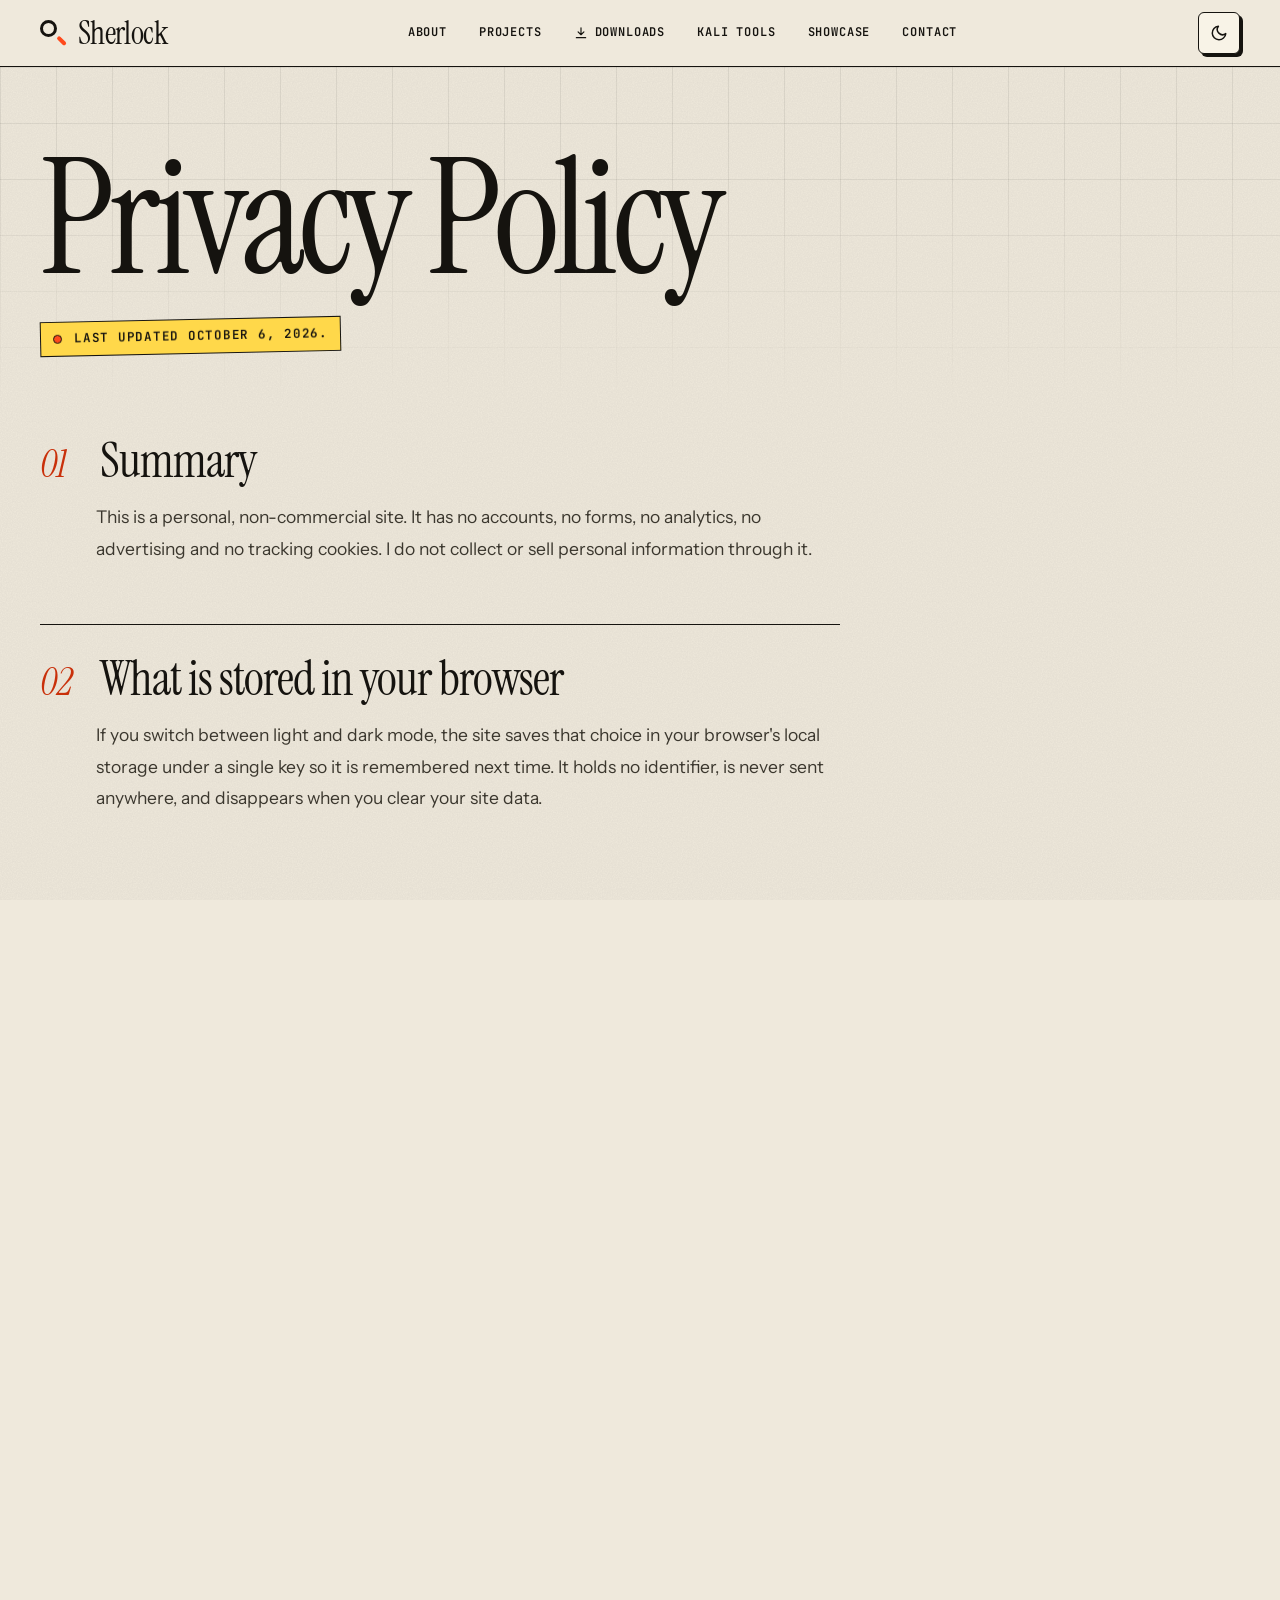
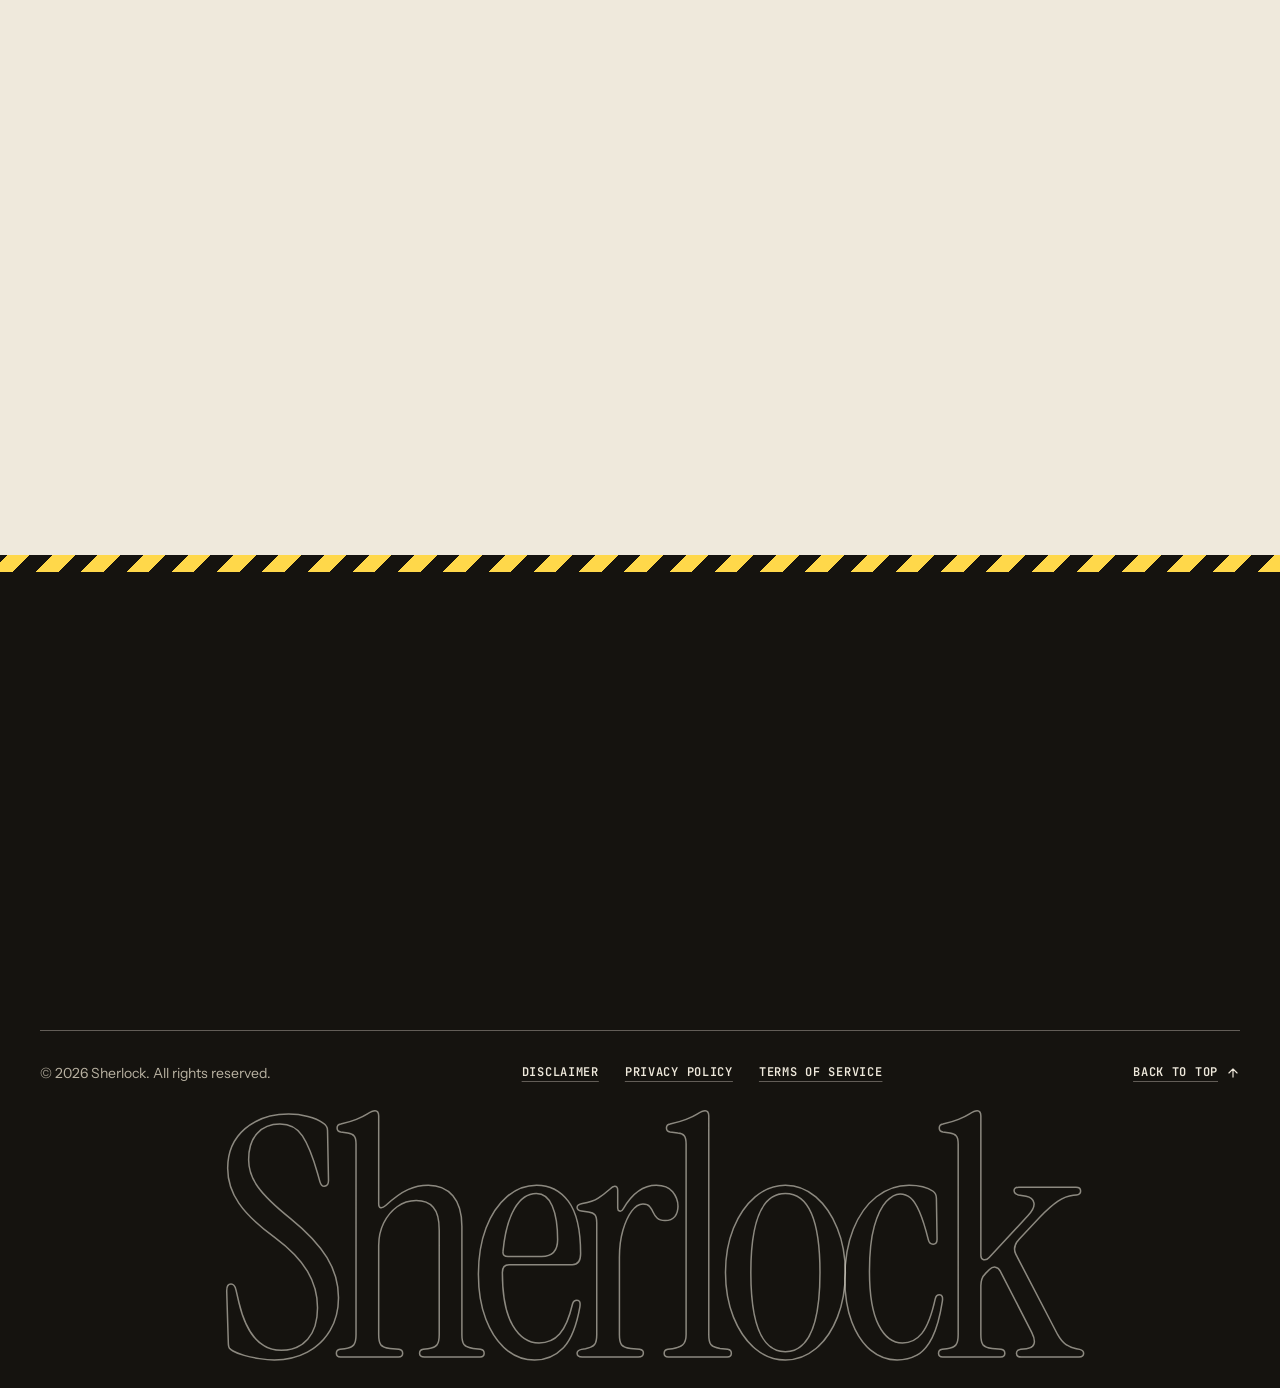
<file: privacy.html>
<!DOCTYPE html>
<html lang="en">
<head>
<meta charset="UTF-8">
<meta name="viewport" content="width=device-width, initial-scale=1.0">
<title>Privacy Policy | Sherlock</title>
<meta name="description" content="Privacy Policy for the Sherlock website: what is stored, what is not, and how contact works.">
<link rel="canonical" href="https://sherlocknots.github.io/privacy.html">
<meta name="theme-color" content="#efe9dc">
<link rel="icon" href="assets/favicon.svg" type="image/svg+xml">
<link rel="preload" href="assets/fonts/instrument-serif-latin-400-normal.woff2" as="font" type="font/woff2" crossorigin>
<link rel="preload" href="assets/fonts/instrument-sans-latin-wght-normal.woff2" as="font" type="font/woff2" crossorigin>
<meta http-equiv="Content-Security-Policy" content="default-src 'self'; base-uri 'none'; object-src 'none'; img-src 'self' data:; style-src 'self'; script-src 'self'; form-action 'self'; connect-src 'self'">
<link rel="stylesheet" href="assets/css/styles.css">
<script src="assets/js/theme-init.js"></script>
</head>
<body id="top">
<svg xmlns="http://www.w3.org/2000/svg" class="sprite" aria-hidden="true" focusable="false"><symbol id="i-download" viewBox="0 0 24 24"><path d="M12 3v12M7 10l5 5 5-5M4 20h16"/></symbol><symbol id="i-sun" viewBox="0 0 24 24"><circle cx="12" cy="12" r="4"/><path d="M12 2v2M12 20v2M4.93 4.93l1.41 1.41M17.66 17.66l1.41 1.41M2 12h2M20 12h2M4.93 19.07l1.41-1.41M17.66 6.34l1.41-1.41"/></symbol><symbol id="i-terminal" viewBox="0 0 24 24"><rect x="2" y="4" width="20" height="16" rx="2"/><path d="M6 9l4 3-4 3M12 15h6"/></symbol><symbol id="i-copy" viewBox="0 0 24 24"><rect x="9" y="9" width="12" height="12" rx="2"/><path d="M5 15V5a2 2 0 0 1 2-2h10"/></symbol><symbol id="i-eye" viewBox="0 0 24 24"><path d="M1 12s4-7 11-7 11 7 11 7-4 7-11 7-11-7-11-7z"/><circle cx="12" cy="12" r="3"/></symbol><symbol id="i-microchip" viewBox="0 0 512 512"><path d="M176 24c0-13.3-10.7-24-24-24s-24 10.7-24 24V64c-35.3 0-64 28.7-64 64H24c-13.3 0-24 10.7-24 24s10.7 24 24 24H64v56H24c-13.3 0-24 10.7-24 24s10.7 24 24 24H64v56H24c-13.3 0-24 10.7-24 24s10.7 24 24 24H64c0 35.3 28.7 64 64 64v40c0 13.3 10.7 24 24 24s24-10.7 24-24V448h56v40c0 13.3 10.7 24 24 24s24-10.7 24-24V448h56v40c0 13.3 10.7 24 24 24s24-10.7 24-24V448c35.3 0 64-28.7 64-64h40c13.3 0 24-10.7 24-24s-10.7-24-24-24H448V280h40c13.3 0 24-10.7 24-24s-10.7-24-24-24H448V176h40c13.3 0 24-10.7 24-24s-10.7-24-24-24H448c0-35.3-28.7-64-64-64V24c0-13.3-10.7-24-24-24s-24 10.7-24 24V64H280V24c0-13.3-10.7-24-24-24s-24 10.7-24 24V64H176V24zM160 128H352c17.7 0 32 14.3 32 32V352c0 17.7-14.3 32-32 32H160c-17.7 0-32-14.3-32-32V160c0-17.7 14.3-32 32-32zm192 32H160V352H352V160z"/></symbol><symbol id="i-bolt" viewBox="0 0 448 512"><path d="M349.4 44.6c5.9-13.7 1.5-29.7-10.6-38.5s-28.6-8-39.9 1.8l-256 224c-10 8.8-13.6 22.9-8.9 35.3S50.7 288 64 288H175.5L98.6 467.4c-5.9 13.7-1.5 29.7 10.6 38.5s28.6 8 39.9-1.8l256-224c10-8.8 13.6-22.9 8.9-35.3s-16.6-20.7-30-20.7H272.5L349.4 44.6z"/></symbol><symbol id="i-server" viewBox="0 0 512 512"><path d="M64 32C28.7 32 0 60.7 0 96v64c0 35.3 28.7 64 64 64H448c35.3 0 64-28.7 64-64V96c0-35.3-28.7-64-64-64H64zm280 72a24 24 0 1 1 0 48 24 24 0 1 1 0-48zm48 24a24 24 0 1 1 48 0 24 24 0 1 1 -48 0zM64 288c-35.3 0-64 28.7-64 64v64c0 35.3 28.7 64 64 64H448c35.3 0 64-28.7 64-64V352c0-35.3-28.7-64-64-64H64zm280 72a24 24 0 1 1 0 48 24 24 0 1 1 0-48zm56 24a24 24 0 1 1 48 0 24 24 0 1 1 -48 0z"/></symbol><symbol id="i-discord" viewBox="0 0 640 512"><path d="M524.531,69.836a1.5,1.5,0,0,0-.764-.7A485.065,485.065,0,0,0,404.081,32.03a1.816,1.816,0,0,0-1.923.91,337.461,337.461,0,0,0-14.9,30.6,447.848,447.848,0,0,0-134.426,0,309.541,309.541,0,0,0-15.135-30.6,1.89,1.89,0,0,0-1.924-.91A483.689,483.689,0,0,0,116.085,69.137a1.712,1.712,0,0,0-.788.676C39.068,183.651,18.186,294.69,28.43,404.354a2.016,2.016,0,0,0,.765,1.375A487.666,487.666,0,0,0,176.02,479.918a1.9,1.9,0,0,0,2.063-.676A348.2,348.2,0,0,0,208.12,430.4a1.86,1.86,0,0,0-1.019-2.588,321.173,321.173,0,0,1-45.868-21.853,1.885,1.885,0,0,1-.185-3.126c3.082-2.309,6.166-4.711,9.109-7.137a1.819,1.819,0,0,1,1.9-.256c96.229,43.917,200.41,43.917,295.5,0a1.812,1.812,0,0,1,1.924.233c2.944,2.426,6.027,4.851,9.132,7.16a1.884,1.884,0,0,1-.162,3.126,301.407,301.407,0,0,1-45.89,21.83,1.875,1.875,0,0,0-1,2.611,391.055,391.055,0,0,0,30.014,48.815,1.864,1.864,0,0,0,2.063.7A486.048,486.048,0,0,0,610.7,405.729a1.882,1.882,0,0,0,.765-1.352C623.729,277.594,590.933,167.465,524.531,69.836ZM222.491,337.58c-28.972,0-52.844-26.587-52.844-59.239S193.056,219.1,222.491,219.1c29.665,0,53.306,26.82,52.843,59.239C275.334,310.993,251.924,337.58,222.491,337.58Zm195.38,0c-28.971,0-52.843-26.587-52.843-59.239S388.437,219.1,417.871,219.1c29.667,0,53.307,26.82,52.844,59.239C470.715,310.993,447.538,337.58,417.871,337.58Z"/></symbol><symbol id="i-github" viewBox="0 0 496 512"><path d="M165.9 397.4c0 2-2.3 3.6-5.2 3.6-3.3.3-5.6-1.3-5.6-3.6 0-2 2.3-3.6 5.2-3.6 3-.3 5.6 1.3 5.6 3.6zm-31.1-4.5c-.7 2 1.3 4.3 4.3 4.9 2.6 1 5.6 0 6.2-2s-1.3-4.3-4.3-5.2c-2.6-.7-5.5.3-6.2 2.3zm44.2-1.7c-2.9.7-4.9 2.6-4.6 4.9.3 2 2.9 3.3 5.9 2.6 2.9-.7 4.9-2.6 4.6-4.6-.3-1.9-3-3.2-5.9-2.9zM244.8 8C106.1 8 0 113.3 0 252c0 110.9 69.8 205.8 169.5 239.2 12.8 2.3 17.3-5.6 17.3-12.1 0-6.2-.3-40.4-.3-61.4 0 0-70 15-84.7-29.8 0 0-11.4-29.1-27.8-36.6 0 0-22.9-15.7 1.6-15.4 0 0 24.9 2 38.6 25.8 21.9 38.6 58.6 27.5 72.9 20.9 2.3-16 8.8-27.1 16-33.7-55.9-6.2-112.3-14.3-112.3-110.5 0-27.5 7.6-41.3 23.6-58.9-2.6-6.5-11.1-33.3 2.6-67.9 20.9-6.5 69 27 69 27 20-5.6 41.5-8.5 62.8-8.5s42.8 2.9 62.8 8.5c0 0 48.1-33.6 69-27 13.7 34.7 5.2 61.4 2.6 67.9 16 17.7 25.8 31.5 25.8 58.9 0 96.5-58.9 104.2-114.8 110.5 9.2 7.9 17 22.9 17 46.4 0 33.7-.3 75.4-.3 83.6 0 6.5 4.6 14.4 17.3 12.1C428.2 457.8 496 362.9 496 252 496 113.3 383.5 8 244.8 8zM97.2 352.9c-1.3 1-1 3.3.7 5.2 1.6 1.6 3.9 2.3 5.2 1 1.3-1 1-3.3-.7-5.2-1.6-1.6-3.9-2.3-5.2-1zm-10.8-8.1c-.7 1.3.3 2.9 2.3 3.9 1.6 1 3.6.7 4.3-.7.7-1.3-.3-2.9-2.3-3.9-2-.6-3.6-.3-4.3.7zm32.4 35.6c-1.6 1.3-1 4.3 1.3 6.2 2.3 2.3 5.2 2.6 6.5 1 1.3-1.3.7-4.3-1.3-6.2-2.2-2.3-5.2-2.6-6.5-1zm-11.4-14.7c-1.6 1-1.6 3.6 0 5.9 1.6 2.3 4.3 3.3 5.6 2.3 1.6-1.3 1.6-3.9 0-6.2-1.4-2.3-4-3.3-5.6-2z"/></symbol><symbol id="i-envelope" viewBox="0 0 512 512"><path d="M48 64C21.5 64 0 85.5 0 112c0 15.1 7.1 29.3 19.2 38.4L236.8 313.6c11.4 8.5 27 8.5 38.4 0L492.8 150.4c12.1-9.1 19.2-23.3 19.2-38.4c0-26.5-21.5-48-48-48H48zM0 176V384c0 35.3 28.7 64 64 64H448c35.3 0 64-28.7 64-64V176L294.4 339.2c-22.8 17.1-54 17.1-76.8 0L0 176z"/></symbol><symbol id="i-instagram" viewBox="0 0 448 512"><path d="M224.1 141c-63.6 0-114.9 51.3-114.9 114.9s51.3 114.9 114.9 114.9S339 319.5 339 255.9 287.7 141 224.1 141zm0 189.6c-41.1 0-74.7-33.5-74.7-74.7s33.5-74.7 74.7-74.7 74.7 33.5 74.7 74.7-33.6 74.7-74.7 74.7zm146.4-194.3c0 14.9-12 26.8-26.8 26.8-14.9 0-26.8-12-26.8-26.8s12-26.8 26.8-26.8 26.8 12 26.8 26.8zm76.1 27.2c-1.7-35.9-9.9-67.7-36.2-93.9-26.2-26.2-58-34.4-93.9-36.2-37-2.1-147.9-2.1-184.9 0-35.8 1.7-67.6 9.9-93.9 36.1s-34.4 58-36.2 93.9c-2.1 37-2.1 147.9 0 184.9 1.7 35.9 9.9 67.7 36.2 93.9s58 34.4 93.9 36.2c37 2.1 147.9 2.1 184.9 0 35.9-1.7 67.7-9.9 93.9-36.2 26.2-26.2 34.4-58 36.2-93.9 2.1-37 2.1-147.8 0-184.8zM398.8 388c-7.8 19.6-22.9 34.7-42.6 42.6-29.5 11.7-99.5 9-132.1 9s-102.7 2.6-132.1-9c-19.6-7.8-34.7-22.9-42.6-42.6-11.7-29.5-9-99.5-9-132.1s-2.6-102.7 9-132.1c7.8-19.6 22.9-34.7 42.6-42.6 29.5-11.7 99.5-9 132.1-9s102.7-2.6 132.1 9c19.6 7.8 34.7 22.9 42.6 42.6 11.7 29.5 9 99.5 9 132.1s2.7 102.7-9 132.1z"/></symbol><symbol id="i-search" viewBox="0 0 24 24"><circle cx="11" cy="11" r="7"/><path d="M21 21l-4.3-4.3"/></symbol><symbol id="i-close" viewBox="0 0 24 24"><path d="M5 5l14 14M19 5L5 19"/></symbol><symbol id="i-moon" viewBox="0 0 24 24"><path d="M21 12.8A9 9 0 1 1 11.2 3a7 7 0 0 0 9.8 9.8z"/></symbol><symbol id="i-arrow-up-right" viewBox="0 0 24 24"><path d="M7 17L17 7M8 7h9v9"/></symbol><symbol id="i-arrow-up" viewBox="0 0 24 24"><path d="M12 19V5M5 12l7-7 7 7"/></symbol><symbol id="i-menu" viewBox="0 0 24 24"><path d="M4 7h16M4 12h16M4 17h16"/></symbol><symbol id="i-chevron-left" viewBox="0 0 24 24"><path d="M15 6l-6 6 6 6"/></symbol><symbol id="i-chevron-right" viewBox="0 0 24 24"><path d="M9 6l6 6-6 6"/></symbol></svg>

<progress class="scroll-progress" id="scrollProgress" max="100" value="0" aria-hidden="true"></progress>

<a class="skip-link" href="#main">Skip to content</a>

<nav class="site-nav" id="siteNav" aria-label="Primary">
  <div class="nav-inner">
    <a class="brand" href="index.html#about"><span class="brand-mark" aria-hidden="true"></span>Sherlock</a>
    <div class="nav-links" id="navLinks">
      <a href="index.html#about">About</a>
      <a href="index.html#work">Projects</a>
      <a class="nav-downloads" href="downloads.html"><svg class="icon icon-stroke" aria-hidden="true"><use href="#i-download"></use></svg>Downloads</a>
      <a href="kali-tools.html">Kali Tools</a>
      <a href="index.html#showcase">Showcase</a>
      <a href="index.html#contact">Contact</a>
    </div>
    <div class="nav-actions">
      <button type="button" class="theme-toggle" id="themeToggle" aria-pressed="false" aria-label="Switch to light mode">
        <svg class="icon icon-stroke ti-sun" aria-hidden="true"><use href="#i-sun"></use></svg><svg class="icon icon-stroke ti-moon" aria-hidden="true"><use href="#i-moon"></use></svg>
      </button>
      <button type="button" class="nav-toggle" id="navToggle" aria-expanded="false" aria-controls="navLinks" aria-label="Open menu">
        <svg class="icon icon-stroke ti-menu" aria-hidden="true"><use href="#i-menu"></use></svg><svg class="icon icon-stroke ti-close" aria-hidden="true"><use href="#i-close"></use></svg>
      </button>
    </div>
  </div>
</nav>

<header class="hero">
  <div class="hero-bg" aria-hidden="true"><span class="hero-grid"></span></div>
  <div class="hero-inner wrap">
  <h1>Privacy Policy</h1>
  <p class="subtitle">Last updated October 6, 2026.</p>
  </div>
</header>

<main id="main">
<div class="wrap">
  <div class="prose">
    <h2>Summary</h2>
    <p>This is a personal, non-commercial site. It has no accounts, no forms, no analytics, no advertising and no tracking cookies. I do not collect or sell personal information through it.</p>

    <h2>What is stored in your browser</h2>
    <p>If you switch between light and dark mode, the site saves that choice in your browser's local storage under a single key so it is remembered next time. It holds no identifier, is never sent anywhere, and disappears when you clear your site data.</p>

    <h2>Hosting logs</h2>
    <p>The site is served as static files by a hosting provider. Like any web host, it may record technical request data such as your IP address, browser type and the pages requested. I do not have access to a profile of you from this and I do not use it to identify visitors.</p>

    <h2>Contact</h2>
    <p>The contact buttons open Discord, GitHub, Instagram or your email app. If you write to me, I receive whatever you choose to send, such as your email address and message, and I use it only to reply. Those platforms handle your data under their own privacy policies. You can ask me to delete a conversation at any time by writing to <a href="mailto:shxerlock@proton.me">shxerlock@proton.me</a>.</p>

    <h2>Outbound links</h2>
    <p>Links to other sites are not covered by this policy. Once you follow one, the other site's rules apply.</p>

    <h2>Children</h2>
    <p>The site is not aimed at children under 13 and does not knowingly collect information from them.</p>

    <h2>Changes</h2>
    <p>If this policy changes, the date at the top of this page will change with it.</p>
  </div>
</div>
</main>

<footer>
  <div class="footer-stripe" aria-hidden="true"></div>
  <div class="wrap">
    <div class="footer-grid">
      <div class="footer-col footer-brand-col">
        <a class="footer-brand" href="index.html#about"><span class="brand-mark" aria-hidden="true"></span>Sherlock</a>
        <p class="footer-blurb">Sherlock Web Site . Your portal to cybersecurity world</p>
      </div>
      <nav class="footer-col" aria-label="Footer">
        <p class="footer-heading">Navigate</p>
        <ul>
          <li><a href="index.html#about">About</a></li>
          <li><a href="index.html#work">Projects</a></li>
          <li><a href="downloads.html">Downloads</a></li>
          <li><a href="kali-tools.html">Kali Tools</a></li>
          <li><a href="index.html#showcase">Showcase</a></li>
          <li><a href="index.html#contact">Contact</a></li>
        </ul>
      </nav>
      <div class="footer-col">
        <p class="footer-heading">Links</p>
        <ul>
          <li><a href="https://justcallmekoko.github.io/MarauderInstaller/" target="_blank" rel="noopener noreferrer">Marauder</a></li>
          <li><a href="https://bruce.computer/" target="_blank" rel="noopener noreferrer">Bruce</a></li>
          <li><a href="https://esp32marauder.com/" target="_blank" rel="noopener noreferrer">ESP32 Marauder</a></li>
          <li><a href="https://cybercontroller.org/" target="_blank" rel="noopener noreferrer">Cyber Controller</a></li>
        </ul>
      </div>
      <div class="footer-col">
        <p class="footer-heading">Connect</p>
        <ul>
          <li><a href="https://discord.gg/vDPz2Tq4u5" target="_blank" rel="noopener noreferrer">Sx Community</a></li>
          <li><a href="https://discord.gg/xExgKRD6sB" target="_blank" rel="noopener noreferrer">LxveLabs Community</a></li>
          <li><a href="https://github.com/shxerlock" target="_blank" rel="noopener noreferrer">GitHub</a></li>
          <li><a href="mailto:shxerlock@proton.me">shxerlock@proton.me</a></li>
          <li><a href="https://www.instagram.com/linuxsocials?stkn=Zjl4aHJkdjEwZzcx" target="_blank" rel="noopener noreferrer">Instagram</a></li>
        </ul>
      </div>
    </div>
    <div class="footer-inner">
      <p class="footer-copy">&copy; <span id="year">2026</span> Sherlock. All rights reserved.</p>
      <div class="footer-legal">
        <a href="disclaimer.html">Disclaimer</a>
        <a href="privacy.html">Privacy Policy</a>
        <a href="terms.html">Terms of Service</a>
      </div>
      <a class="to-top" href="#top">Back to top<svg class="icon icon-stroke" aria-hidden="true"><use href="#i-arrow-up"></use></svg></a>
    </div>
  </div>
  <p class="footer-mark" aria-hidden="true">Sherlock</p>
</footer>
<script src="assets/js/main.js" type="module"></script>
</body>
</html>
</file>
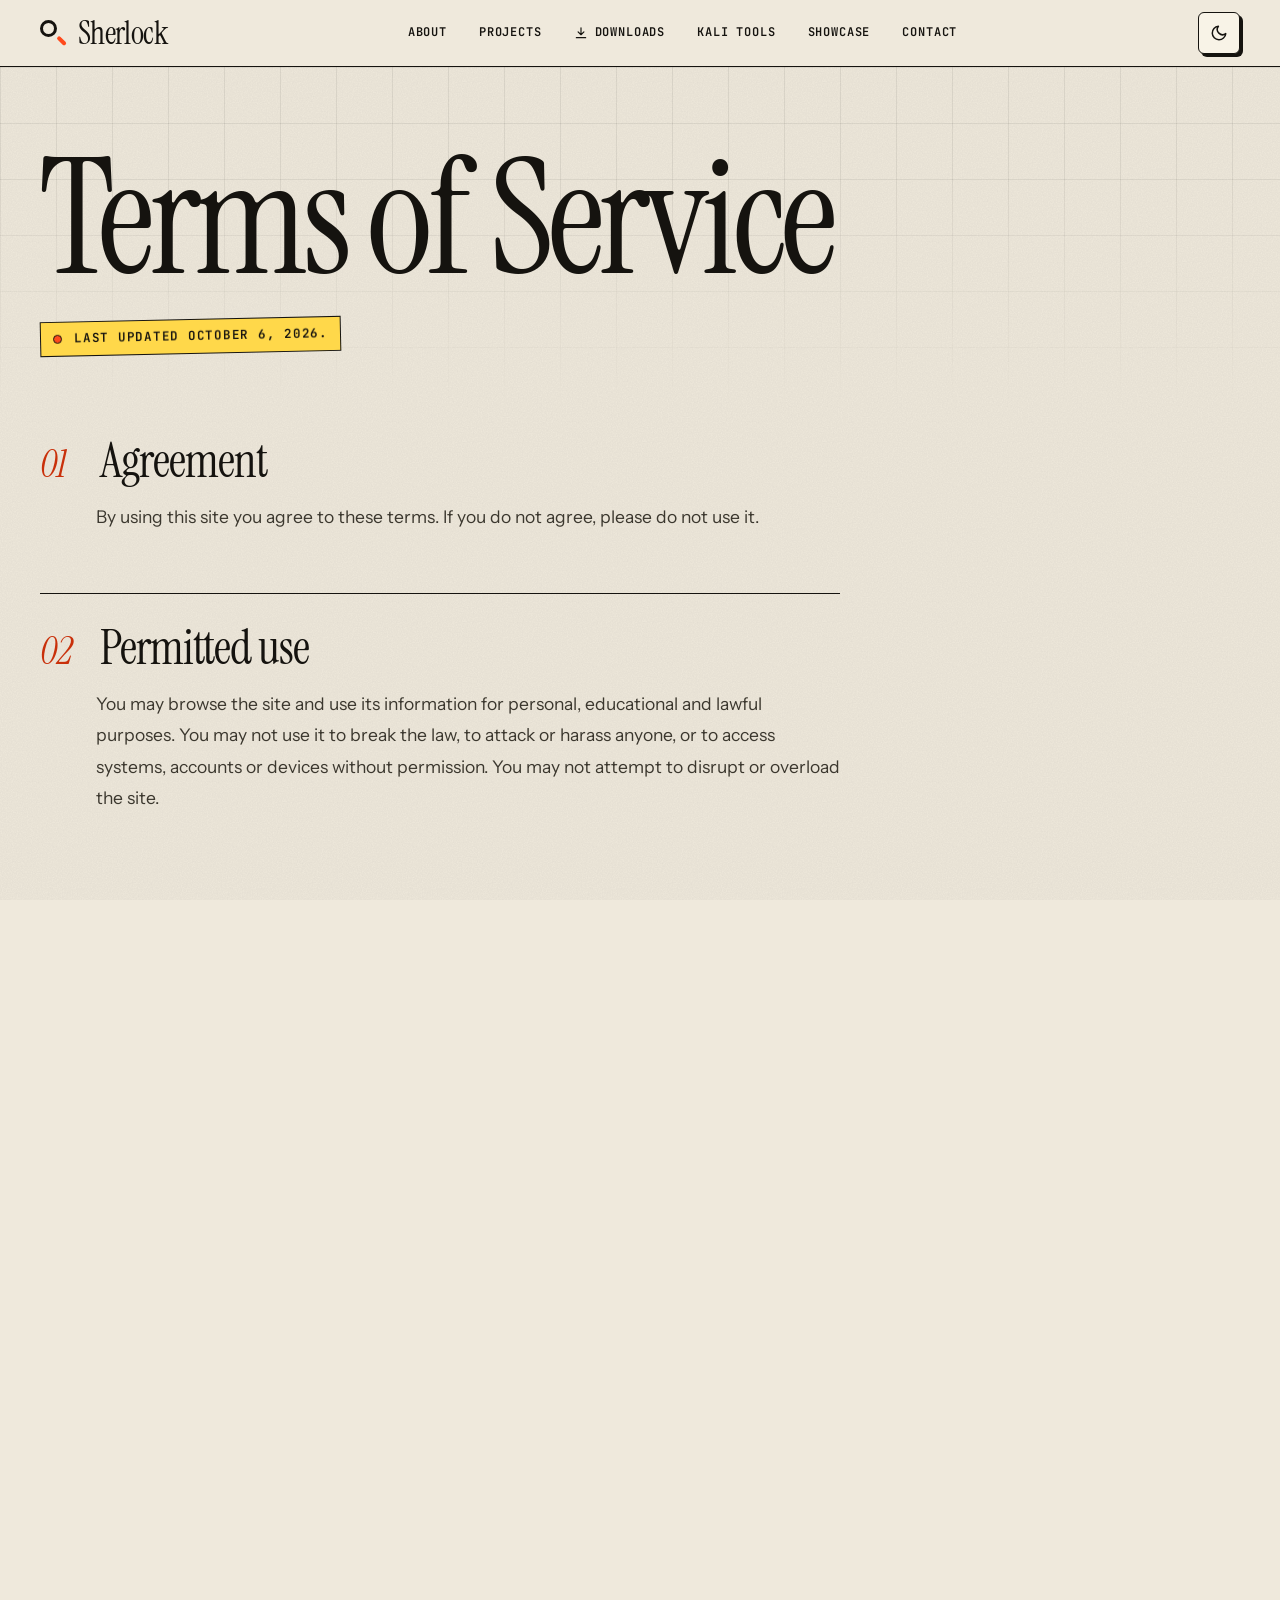
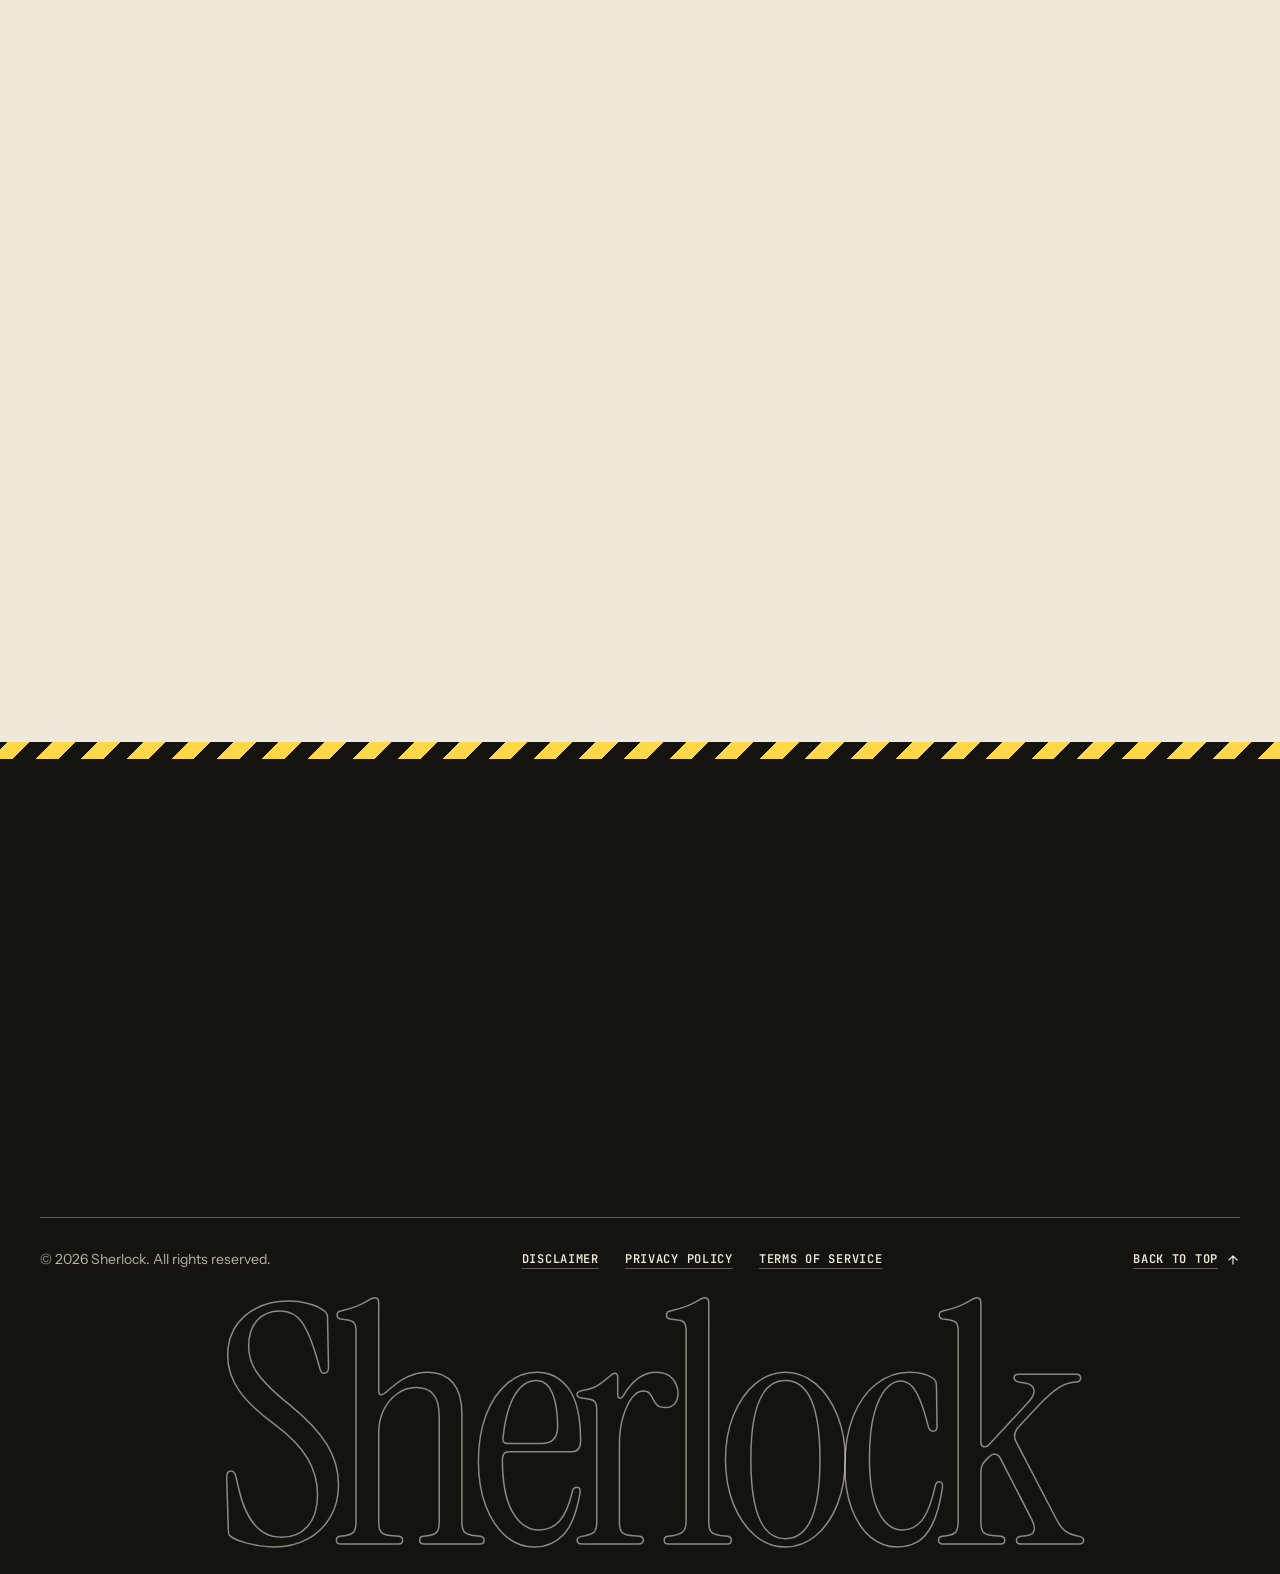
<file: terms.html>
<!DOCTYPE html>
<html lang="en">
<head>
<meta charset="UTF-8">
<meta name="viewport" content="width=device-width, initial-scale=1.0">
<title>Terms of Service | Sherlock</title>
<meta name="description" content="Terms of Service for the Sherlock website: permitted use, ownership, third-party links and liability.">
<link rel="canonical" href="https://sherlocknots.github.io/terms.html">
<meta name="theme-color" content="#efe9dc">
<link rel="icon" href="assets/favicon.svg" type="image/svg+xml">
<link rel="preload" href="assets/fonts/instrument-serif-latin-400-normal.woff2" as="font" type="font/woff2" crossorigin>
<link rel="preload" href="assets/fonts/instrument-sans-latin-wght-normal.woff2" as="font" type="font/woff2" crossorigin>
<meta http-equiv="Content-Security-Policy" content="default-src 'self'; base-uri 'none'; object-src 'none'; img-src 'self' data:; style-src 'self'; script-src 'self'; form-action 'self'; connect-src 'self'">
<link rel="stylesheet" href="assets/css/styles.css">
<script src="assets/js/theme-init.js"></script>
</head>
<body id="top">
<svg xmlns="http://www.w3.org/2000/svg" class="sprite" aria-hidden="true" focusable="false"><symbol id="i-download" viewBox="0 0 24 24"><path d="M12 3v12M7 10l5 5 5-5M4 20h16"/></symbol><symbol id="i-sun" viewBox="0 0 24 24"><circle cx="12" cy="12" r="4"/><path d="M12 2v2M12 20v2M4.93 4.93l1.41 1.41M17.66 17.66l1.41 1.41M2 12h2M20 12h2M4.93 19.07l1.41-1.41M17.66 6.34l1.41-1.41"/></symbol><symbol id="i-terminal" viewBox="0 0 24 24"><rect x="2" y="4" width="20" height="16" rx="2"/><path d="M6 9l4 3-4 3M12 15h6"/></symbol><symbol id="i-copy" viewBox="0 0 24 24"><rect x="9" y="9" width="12" height="12" rx="2"/><path d="M5 15V5a2 2 0 0 1 2-2h10"/></symbol><symbol id="i-eye" viewBox="0 0 24 24"><path d="M1 12s4-7 11-7 11 7 11 7-4 7-11 7-11-7-11-7z"/><circle cx="12" cy="12" r="3"/></symbol><symbol id="i-microchip" viewBox="0 0 512 512"><path d="M176 24c0-13.3-10.7-24-24-24s-24 10.7-24 24V64c-35.3 0-64 28.7-64 64H24c-13.3 0-24 10.7-24 24s10.7 24 24 24H64v56H24c-13.3 0-24 10.7-24 24s10.7 24 24 24H64v56H24c-13.3 0-24 10.7-24 24s10.7 24 24 24H64c0 35.3 28.7 64 64 64v40c0 13.3 10.7 24 24 24s24-10.7 24-24V448h56v40c0 13.3 10.7 24 24 24s24-10.7 24-24V448h56v40c0 13.3 10.7 24 24 24s24-10.7 24-24V448c35.3 0 64-28.7 64-64h40c13.3 0 24-10.7 24-24s-10.7-24-24-24H448V280h40c13.3 0 24-10.7 24-24s-10.7-24-24-24H448V176h40c13.3 0 24-10.7 24-24s-10.7-24-24-24H448c0-35.3-28.7-64-64-64V24c0-13.3-10.7-24-24-24s-24 10.7-24 24V64H280V24c0-13.3-10.7-24-24-24s-24 10.7-24 24V64H176V24zM160 128H352c17.7 0 32 14.3 32 32V352c0 17.7-14.3 32-32 32H160c-17.7 0-32-14.3-32-32V160c0-17.7 14.3-32 32-32zm192 32H160V352H352V160z"/></symbol><symbol id="i-bolt" viewBox="0 0 448 512"><path d="M349.4 44.6c5.9-13.7 1.5-29.7-10.6-38.5s-28.6-8-39.9 1.8l-256 224c-10 8.8-13.6 22.9-8.9 35.3S50.7 288 64 288H175.5L98.6 467.4c-5.9 13.7-1.5 29.7 10.6 38.5s28.6 8 39.9-1.8l256-224c10-8.8 13.6-22.9 8.9-35.3s-16.6-20.7-30-20.7H272.5L349.4 44.6z"/></symbol><symbol id="i-server" viewBox="0 0 512 512"><path d="M64 32C28.7 32 0 60.7 0 96v64c0 35.3 28.7 64 64 64H448c35.3 0 64-28.7 64-64V96c0-35.3-28.7-64-64-64H64zm280 72a24 24 0 1 1 0 48 24 24 0 1 1 0-48zm48 24a24 24 0 1 1 48 0 24 24 0 1 1 -48 0zM64 288c-35.3 0-64 28.7-64 64v64c0 35.3 28.7 64 64 64H448c35.3 0 64-28.7 64-64V352c0-35.3-28.7-64-64-64H64zm280 72a24 24 0 1 1 0 48 24 24 0 1 1 0-48zm56 24a24 24 0 1 1 48 0 24 24 0 1 1 -48 0z"/></symbol><symbol id="i-discord" viewBox="0 0 640 512"><path d="M524.531,69.836a1.5,1.5,0,0,0-.764-.7A485.065,485.065,0,0,0,404.081,32.03a1.816,1.816,0,0,0-1.923.91,337.461,337.461,0,0,0-14.9,30.6,447.848,447.848,0,0,0-134.426,0,309.541,309.541,0,0,0-15.135-30.6,1.89,1.89,0,0,0-1.924-.91A483.689,483.689,0,0,0,116.085,69.137a1.712,1.712,0,0,0-.788.676C39.068,183.651,18.186,294.69,28.43,404.354a2.016,2.016,0,0,0,.765,1.375A487.666,487.666,0,0,0,176.02,479.918a1.9,1.9,0,0,0,2.063-.676A348.2,348.2,0,0,0,208.12,430.4a1.86,1.86,0,0,0-1.019-2.588,321.173,321.173,0,0,1-45.868-21.853,1.885,1.885,0,0,1-.185-3.126c3.082-2.309,6.166-4.711,9.109-7.137a1.819,1.819,0,0,1,1.9-.256c96.229,43.917,200.41,43.917,295.5,0a1.812,1.812,0,0,1,1.924.233c2.944,2.426,6.027,4.851,9.132,7.16a1.884,1.884,0,0,1-.162,3.126,301.407,301.407,0,0,1-45.89,21.83,1.875,1.875,0,0,0-1,2.611,391.055,391.055,0,0,0,30.014,48.815,1.864,1.864,0,0,0,2.063.7A486.048,486.048,0,0,0,610.7,405.729a1.882,1.882,0,0,0,.765-1.352C623.729,277.594,590.933,167.465,524.531,69.836ZM222.491,337.58c-28.972,0-52.844-26.587-52.844-59.239S193.056,219.1,222.491,219.1c29.665,0,53.306,26.82,52.843,59.239C275.334,310.993,251.924,337.58,222.491,337.58Zm195.38,0c-28.971,0-52.843-26.587-52.843-59.239S388.437,219.1,417.871,219.1c29.667,0,53.307,26.82,52.844,59.239C470.715,310.993,447.538,337.58,417.871,337.58Z"/></symbol><symbol id="i-github" viewBox="0 0 496 512"><path d="M165.9 397.4c0 2-2.3 3.6-5.2 3.6-3.3.3-5.6-1.3-5.6-3.6 0-2 2.3-3.6 5.2-3.6 3-.3 5.6 1.3 5.6 3.6zm-31.1-4.5c-.7 2 1.3 4.3 4.3 4.9 2.6 1 5.6 0 6.2-2s-1.3-4.3-4.3-5.2c-2.6-.7-5.5.3-6.2 2.3zm44.2-1.7c-2.9.7-4.9 2.6-4.6 4.9.3 2 2.9 3.3 5.9 2.6 2.9-.7 4.9-2.6 4.6-4.6-.3-1.9-3-3.2-5.9-2.9zM244.8 8C106.1 8 0 113.3 0 252c0 110.9 69.8 205.8 169.5 239.2 12.8 2.3 17.3-5.6 17.3-12.1 0-6.2-.3-40.4-.3-61.4 0 0-70 15-84.7-29.8 0 0-11.4-29.1-27.8-36.6 0 0-22.9-15.7 1.6-15.4 0 0 24.9 2 38.6 25.8 21.9 38.6 58.6 27.5 72.9 20.9 2.3-16 8.8-27.1 16-33.7-55.9-6.2-112.3-14.3-112.3-110.5 0-27.5 7.6-41.3 23.6-58.9-2.6-6.5-11.1-33.3 2.6-67.9 20.9-6.5 69 27 69 27 20-5.6 41.5-8.5 62.8-8.5s42.8 2.9 62.8 8.5c0 0 48.1-33.6 69-27 13.7 34.7 5.2 61.4 2.6 67.9 16 17.7 25.8 31.5 25.8 58.9 0 96.5-58.9 104.2-114.8 110.5 9.2 7.9 17 22.9 17 46.4 0 33.7-.3 75.4-.3 83.6 0 6.5 4.6 14.4 17.3 12.1C428.2 457.8 496 362.9 496 252 496 113.3 383.5 8 244.8 8zM97.2 352.9c-1.3 1-1 3.3.7 5.2 1.6 1.6 3.9 2.3 5.2 1 1.3-1 1-3.3-.7-5.2-1.6-1.6-3.9-2.3-5.2-1zm-10.8-8.1c-.7 1.3.3 2.9 2.3 3.9 1.6 1 3.6.7 4.3-.7.7-1.3-.3-2.9-2.3-3.9-2-.6-3.6-.3-4.3.7zm32.4 35.6c-1.6 1.3-1 4.3 1.3 6.2 2.3 2.3 5.2 2.6 6.5 1 1.3-1.3.7-4.3-1.3-6.2-2.2-2.3-5.2-2.6-6.5-1zm-11.4-14.7c-1.6 1-1.6 3.6 0 5.9 1.6 2.3 4.3 3.3 5.6 2.3 1.6-1.3 1.6-3.9 0-6.2-1.4-2.3-4-3.3-5.6-2z"/></symbol><symbol id="i-envelope" viewBox="0 0 512 512"><path d="M48 64C21.5 64 0 85.5 0 112c0 15.1 7.1 29.3 19.2 38.4L236.8 313.6c11.4 8.5 27 8.5 38.4 0L492.8 150.4c12.1-9.1 19.2-23.3 19.2-38.4c0-26.5-21.5-48-48-48H48zM0 176V384c0 35.3 28.7 64 64 64H448c35.3 0 64-28.7 64-64V176L294.4 339.2c-22.8 17.1-54 17.1-76.8 0L0 176z"/></symbol><symbol id="i-instagram" viewBox="0 0 448 512"><path d="M224.1 141c-63.6 0-114.9 51.3-114.9 114.9s51.3 114.9 114.9 114.9S339 319.5 339 255.9 287.7 141 224.1 141zm0 189.6c-41.1 0-74.7-33.5-74.7-74.7s33.5-74.7 74.7-74.7 74.7 33.5 74.7 74.7-33.6 74.7-74.7 74.7zm146.4-194.3c0 14.9-12 26.8-26.8 26.8-14.9 0-26.8-12-26.8-26.8s12-26.8 26.8-26.8 26.8 12 26.8 26.8zm76.1 27.2c-1.7-35.9-9.9-67.7-36.2-93.9-26.2-26.2-58-34.4-93.9-36.2-37-2.1-147.9-2.1-184.9 0-35.8 1.7-67.6 9.9-93.9 36.1s-34.4 58-36.2 93.9c-2.1 37-2.1 147.9 0 184.9 1.7 35.9 9.9 67.7 36.2 93.9s58 34.4 93.9 36.2c37 2.1 147.9 2.1 184.9 0 35.9-1.7 67.7-9.9 93.9-36.2 26.2-26.2 34.4-58 36.2-93.9 2.1-37 2.1-147.8 0-184.8zM398.8 388c-7.8 19.6-22.9 34.7-42.6 42.6-29.5 11.7-99.5 9-132.1 9s-102.7 2.6-132.1-9c-19.6-7.8-34.7-22.9-42.6-42.6-11.7-29.5-9-99.5-9-132.1s-2.6-102.7 9-132.1c7.8-19.6 22.9-34.7 42.6-42.6 29.5-11.7 99.5-9 132.1-9s102.7-2.6 132.1 9c19.6 7.8 34.7 22.9 42.6 42.6 11.7 29.5 9 99.5 9 132.1s2.7 102.7-9 132.1z"/></symbol><symbol id="i-search" viewBox="0 0 24 24"><circle cx="11" cy="11" r="7"/><path d="M21 21l-4.3-4.3"/></symbol><symbol id="i-close" viewBox="0 0 24 24"><path d="M5 5l14 14M19 5L5 19"/></symbol><symbol id="i-moon" viewBox="0 0 24 24"><path d="M21 12.8A9 9 0 1 1 11.2 3a7 7 0 0 0 9.8 9.8z"/></symbol><symbol id="i-arrow-up-right" viewBox="0 0 24 24"><path d="M7 17L17 7M8 7h9v9"/></symbol><symbol id="i-arrow-up" viewBox="0 0 24 24"><path d="M12 19V5M5 12l7-7 7 7"/></symbol><symbol id="i-menu" viewBox="0 0 24 24"><path d="M4 7h16M4 12h16M4 17h16"/></symbol><symbol id="i-chevron-left" viewBox="0 0 24 24"><path d="M15 6l-6 6 6 6"/></symbol><symbol id="i-chevron-right" viewBox="0 0 24 24"><path d="M9 6l6 6-6 6"/></symbol></svg>

<progress class="scroll-progress" id="scrollProgress" max="100" value="0" aria-hidden="true"></progress>

<a class="skip-link" href="#main">Skip to content</a>

<nav class="site-nav" id="siteNav" aria-label="Primary">
  <div class="nav-inner">
    <a class="brand" href="index.html#about"><span class="brand-mark" aria-hidden="true"></span>Sherlock</a>
    <div class="nav-links" id="navLinks">
      <a href="index.html#about">About</a>
      <a href="index.html#work">Projects</a>
      <a class="nav-downloads" href="downloads.html"><svg class="icon icon-stroke" aria-hidden="true"><use href="#i-download"></use></svg>Downloads</a>
      <a href="kali-tools.html">Kali Tools</a>
      <a href="index.html#showcase">Showcase</a>
      <a href="index.html#contact">Contact</a>
    </div>
    <div class="nav-actions">
      <button type="button" class="theme-toggle" id="themeToggle" aria-pressed="false" aria-label="Switch to light mode">
        <svg class="icon icon-stroke ti-sun" aria-hidden="true"><use href="#i-sun"></use></svg><svg class="icon icon-stroke ti-moon" aria-hidden="true"><use href="#i-moon"></use></svg>
      </button>
      <button type="button" class="nav-toggle" id="navToggle" aria-expanded="false" aria-controls="navLinks" aria-label="Open menu">
        <svg class="icon icon-stroke ti-menu" aria-hidden="true"><use href="#i-menu"></use></svg><svg class="icon icon-stroke ti-close" aria-hidden="true"><use href="#i-close"></use></svg>
      </button>
    </div>
  </div>
</nav>

<header class="hero">
  <div class="hero-bg" aria-hidden="true"><span class="hero-grid"></span></div>
  <div class="hero-inner wrap">
  <h1>Terms of Service</h1>
  <p class="subtitle">Last updated October 6, 2026.</p>
  </div>
</header>

<main id="main">
<div class="wrap">
  <div class="prose">
    <h2>Agreement</h2>
    <p>By using this site you agree to these terms. If you do not agree, please do not use it.</p>

    <h2>Permitted use</h2>
    <p>You may browse the site and use its information for personal, educational and lawful purposes. You may not use it to break the law, to attack or harass anyone, or to access systems, accounts or devices without permission. You may not attempt to disrupt or overload the site.</p>

    <h2>Content and ownership</h2>
    <p>Unless stated otherwise, the text and design of this site belong to Sherlock. You may quote short parts with a link back. Names such as Marauder, Bruce, Cyber Controller and Sherlock the command-line tool belong to their respective authors and are mentioned only to point you to them.</p>

    <h2>Third-party links and tools</h2>
    <p>Links lead to services and projects I do not run. Using them is your choice and is governed by their own terms and licenses.</p>

    <h2>No warranty</h2>
    <p>The site and everything on it are provided as is and as available, with no guarantee of accuracy, availability or fitness for any purpose.</p>

    <h2>Limit of liability</h2>
    <p>To the extent the law allows, I am not liable for any loss or damage that results from using this site, from relying on its content, or from using the tools and projects it links to.</p>

    <h2>Changes</h2>
    <p>I may update the site or these terms at any time. Continuing to use the site after a change means you accept the new terms.</p>

    <h2>Contact</h2>
    <p>Questions about these terms can be sent to <a href="mailto:shxerlock@proton.me">shxerlock@proton.me</a>.</p>
  </div>
</div>
</main>

<footer>
  <div class="footer-stripe" aria-hidden="true"></div>
  <div class="wrap">
    <div class="footer-grid">
      <div class="footer-col footer-brand-col">
        <a class="footer-brand" href="index.html#about"><span class="brand-mark" aria-hidden="true"></span>Sherlock</a>
        <p class="footer-blurb">Sherlock Web Site . Your portal to cybersecurity world</p>
      </div>
      <nav class="footer-col" aria-label="Footer">
        <p class="footer-heading">Navigate</p>
        <ul>
          <li><a href="index.html#about">About</a></li>
          <li><a href="index.html#work">Projects</a></li>
          <li><a href="downloads.html">Downloads</a></li>
          <li><a href="kali-tools.html">Kali Tools</a></li>
          <li><a href="index.html#showcase">Showcase</a></li>
          <li><a href="index.html#contact">Contact</a></li>
        </ul>
      </nav>
      <div class="footer-col">
        <p class="footer-heading">Links</p>
        <ul>
          <li><a href="https://justcallmekoko.github.io/MarauderInstaller/" target="_blank" rel="noopener noreferrer">Marauder</a></li>
          <li><a href="https://bruce.computer/" target="_blank" rel="noopener noreferrer">Bruce</a></li>
          <li><a href="https://esp32marauder.com/" target="_blank" rel="noopener noreferrer">ESP32 Marauder</a></li>
          <li><a href="https://cybercontroller.org/" target="_blank" rel="noopener noreferrer">Cyber Controller</a></li>
        </ul>
      </div>
      <div class="footer-col">
        <p class="footer-heading">Connect</p>
        <ul>
          <li><a href="https://discord.gg/vDPz2Tq4u5" target="_blank" rel="noopener noreferrer">Sx Community</a></li>
          <li><a href="https://discord.gg/xExgKRD6sB" target="_blank" rel="noopener noreferrer">LxveLabs Community</a></li>
          <li><a href="https://github.com/shxerlock" target="_blank" rel="noopener noreferrer">GitHub</a></li>
          <li><a href="mailto:shxerlock@proton.me">shxerlock@proton.me</a></li>
          <li><a href="https://www.instagram.com/linuxsocials?stkn=Zjl4aHJkdjEwZzcx" target="_blank" rel="noopener noreferrer">Instagram</a></li>
        </ul>
      </div>
    </div>
    <div class="footer-inner">
      <p class="footer-copy">&copy; <span id="year">2026</span> Sherlock. All rights reserved.</p>
      <div class="footer-legal">
        <a href="disclaimer.html">Disclaimer</a>
        <a href="privacy.html">Privacy Policy</a>
        <a href="terms.html">Terms of Service</a>
      </div>
      <a class="to-top" href="#top">Back to top<svg class="icon icon-stroke" aria-hidden="true"><use href="#i-arrow-up"></use></svg></a>
    </div>
  </div>
  <p class="footer-mark" aria-hidden="true">Sherlock</p>
</footer>
<script src="assets/js/main.js" type="module"></script>
</body>
</html>
</file>
<file: assets/css/styles.css>
/* Sherlock: "case file" edition
   Paper is the default. Night mode is data-theme="dark" on <html>.

   The look: warm paper, ink outlines with hard offset shadows, a serif
   display face, hazard tape, and a magnifying-glass lens over the hero.

     1. Tokens, fonts, reset
     2. Navigation and hero
     3. Sections, buttons, cards
     4. Page sections (cyber security, work, links, showcase, contact)
     5. Kali Tools, Downloads, legal pages, 404
     6. Footer
     7. Motion layer, view transitions, reduced motion

   Everything is CSP-safe: no inline styles are needed. */

/* ------------------------------------------------------------------ 1 */

@font-face {
  font-family: "Instrument Serif";
  src: url("../fonts/instrument-serif-latin-400-normal.woff2") format("woff2");
  font-weight: 400;
  font-style: normal;
  font-display: swap;
}

@font-face {
  font-family: "Instrument Serif";
  src: url("../fonts/instrument-serif-latin-400-italic.woff2") format("woff2");
  font-weight: 400;
  font-style: italic;
  font-display: swap;
}

@font-face {
  font-family: "Instrument Sans";
  src: url("../fonts/instrument-sans-latin-wght-normal.woff2") format("woff2");
  font-weight: 400 700;
  font-style: normal;
  font-display: swap;
}

@font-face {
  font-family: "JetBrains Mono";
  src: url("../fonts/jetbrains-mono-latin-wght-normal.woff2") format("woff2");
  font-weight: 100 800;
  font-style: normal;
  font-display: swap;
}

:root {
  --bg: #efe9dc;
  --paper: #f8f3e7;
  --paper-2: #e5ddca;
  --ink: #15130f;
  --ink-2: #3b372e;
  --muted: #6a6558;
  --accent: #ff4a1c;
  --accent-text: #c9300a;
  --accent-ink: #15130f;
  --tape: #ffd84a;
  --tape-ink: #15130f;
  --tapeb-bg: #15130f;
  --tapeb-fg: #ffd84a;
  --grid-line: rgba(21, 19, 15, 0.075);
  --well: rgba(21, 19, 15, 0.06);
  --xray-bg: #0e1013;
  --xray-fg: #8dffc0;
  --footer-bg: #15130f;
  --feature-bg: #15130f;
  --team-red: #d3200f;
  --team-blue: #1b45e0;
  --brand-discord: #5865f2;
  --brand-github: #2da44e;
  --brand-email: var(--accent);
  --brand-instagram: #e1306c;
  --success: #1d7a46;
  --rule: 1.5px solid var(--ink);
  --hard: 6px 6px 0 var(--ink);
  --hard-sm: 4px 4px 0 var(--ink);
  --radius: 8px;
  --ease: cubic-bezier(0.22, 1, 0.36, 1);
  --serif: "Instrument Serif", "Iowan Old Style", "Times New Roman", serif;
  --sans: "Instrument Sans", "Segoe UI", system-ui, -apple-system, Roboto, "Helvetica Neue", Arial, sans-serif;
  --mono: "JetBrains Mono", ui-monospace, "Cascadia Code", Consolas, "Courier New", monospace;
  --wrap: min(1200px, 100% - 48px);
  --nav-h: 66px;
  color-scheme: light;
}

[data-theme="dark"] {
  --bg: #12110e;
  --paper: #1c1a15;
  --paper-2: #26231c;
  --ink: #efe9dc;
  --ink-2: #cfc8b8;
  --muted: #9c9585;
  --accent: #ff6a3d;
  --accent-text: #ff8a63;
  --grid-line: rgba(239, 233, 220, 0.07);
  --well: rgba(0, 0, 0, 0.35);
  --tapeb-bg: #efe9dc;
  --tapeb-fg: #15130f;
  --xray-bg: #efe9dc;
  --xray-fg: #15130f;
  --footer-bg: #0b0a08;
  --team-red: #ff6a5c;
  --team-blue: #6f93ff;
  --success: #5fd391;
  color-scheme: dark;
}

@media (max-width: 560px) {
  :root {
    --wrap: min(1200px, 100% - 32px);
    --hard: 5px 5px 0 var(--ink);
    --nav-h: 60px;
  }
}

*,
*::before,
*::after {
  box-sizing: border-box;
}

* {
  margin: 0;
  padding: 0;
}

html {
  -webkit-text-size-adjust: 100%;
  scrollbar-color: var(--ink) var(--bg);
}

@media (prefers-reduced-motion: no-preference) {
  html {
    scroll-behavior: smooth;
  }
}

html:has(.site-nav.is-open) {
  overflow: hidden;
}

body {
  position: relative;
  display: flex;
  flex-direction: column;
  min-height: 100vh;
  min-height: 100svh;
  background-color: var(--bg);
  color: var(--ink);
  font-family: var(--sans);
  font-size: 17px;
  line-height: 1.65;
  -webkit-font-smoothing: antialiased;
  -moz-osx-font-smoothing: grayscale;
  text-rendering: optimizeLegibility;
  overflow-x: clip;
}

/* paper grain, fixed behind everything */
body::after {
  content: "";
  position: fixed;
  inset: 0;
  z-index: -1;
  pointer-events: none;
  opacity: 0.55;
  background-image: url("data:image/svg+xml,%3Csvg xmlns='http://www.w3.org/2000/svg' width='180' height='180'%3E%3Cfilter id='n'%3E%3CfeTurbulence type='fractalNoise' baseFrequency='.8' numOctaves='3' stitchTiles='stitch'/%3E%3CfeColorMatrix values='0 0 0 0 0 0 0 0 0 0 0 0 0 0 0 0 0 0 .09 0'/%3E%3C/filter%3E%3Crect width='100%25' height='100%25' filter='url(%23n)'/%3E%3C/svg%3E");
}

[data-theme="dark"] body::after {
  filter: invert(1);
  opacity: 0.35;
}

code,
.mono {
  font-family: var(--mono);
}

a {
  color: inherit;
}

img {
  max-width: 100%;
  height: auto;
}

:focus-visible {
  outline: 3px solid var(--accent);
  outline-offset: 3px;
  border-radius: 4px;
}

::selection {
  background-color: var(--tape);
  color: #15130f;
}

[hidden] {
  display: none !important;
}

.sprite {
  display: none;
}

.icon {
  width: 1em;
  height: 1em;
  fill: currentColor;
  flex: none;
}

.icon-stroke {
  fill: none;
  stroke: currentColor;
  stroke-width: 2;
  stroke-linecap: round;
  stroke-linejoin: round;
}

.visually-hidden {
  position: absolute;
  width: 1px;
  height: 1px;
  overflow: hidden;
  clip: rect(0 0 0 0);
  clip-path: inset(50%);
  white-space: nowrap;
  border: 0;
}

.skip-link {
  position: fixed;
  left: 16px;
  top: -80px;
  z-index: 400;
  padding: 10px 18px;
  background-color: var(--tape);
  color: #15130f;
  border: var(--rule);
  font-weight: 700;
  text-decoration: none;
}

.skip-link:focus {
  top: 8px;
}

.scroll-progress {
  position: fixed;
  top: 0;
  left: 0;
  width: 100%;
  height: 5px;
  z-index: 300;
  border: 0;
  background: transparent;
  appearance: none;
  -webkit-appearance: none;
  pointer-events: none;
}

.scroll-progress::-webkit-progress-bar {
  background: transparent;
}

.scroll-progress::-webkit-progress-value {
  background: var(--accent);
}

.scroll-progress::-moz-progress-bar {
  background: var(--accent);
}

.wrap {
  width: var(--wrap);
  margin: 0 auto;
}

/* ------------------------------------------------------------------ 2 */

.site-nav {
  position: sticky;
  top: 0;
  z-index: 200;
  background-color: var(--bg);
  border-bottom: var(--rule);
}

.nav-inner {
  display: flex;
  align-items: center;
  justify-content: space-between;
  gap: 16px;
  width: var(--wrap);
  height: var(--nav-h);
  margin: 0 auto;
}

.brand {
  display: inline-flex;
  align-items: center;
  gap: 12px;
  min-height: 40px;
  color: var(--ink);
  font-family: var(--serif);
  font-size: 32px;
  line-height: 1;
  letter-spacing: -0.02em;
  text-decoration: none;
}

/* magnifying-glass mark */
.brand-mark {
  position: relative;
  display: inline-block;
  width: 26px;
  height: 26px;
  flex: none;
  transition: transform 0.5s var(--ease);
}

.brand-mark::before {
  content: "";
  position: absolute;
  left: 0;
  top: 0;
  width: 17px;
  height: 17px;
  border: 3px solid currentColor;
  border-radius: 50%;
}

.brand-mark::after {
  content: "";
  position: absolute;
  left: 17px;
  top: 17px;
  width: 11px;
  height: 4px;
  background: var(--accent);
  border-radius: 2px;
  transform-origin: 0 50%;
  transform: rotate(45deg) translate(-1px, -2px);
}

.brand:hover .brand-mark {
  transform: rotate(-14deg) scale(1.1);
}

.nav-links {
  display: flex;
  align-items: stretch;
  align-self: stretch;
  gap: 0;
}

.nav-links a {
  position: relative;
  display: inline-flex;
  align-items: center;
  gap: 7px;
  padding: 0 16px;
  color: var(--ink);
  font-family: var(--mono);
  font-size: 12px;
  font-weight: 600;
  letter-spacing: 0.07em;
  text-transform: uppercase;
  text-decoration: none;
  transition: background-color 0.2s ease, color 0.2s ease;
}

.nav-links a:hover,
.nav-links a:focus-visible {
  background-color: var(--tape);
  color: #15130f;
  border-radius: 0;
}

.nav-links a.is-active,
.nav-links a[aria-current] {
  background-color: var(--ink);
  color: var(--bg);
}

.nav-links a.is-active:hover,
.nav-links a[aria-current]:hover {
  background-color: var(--ink);
  color: var(--bg);
}

.nav-downloads .icon {
  width: 14px;
  height: 14px;
}

.nav-actions {
  display: flex;
  align-items: center;
  gap: 8px;
}

.theme-toggle,
.nav-toggle {
  display: inline-flex;
  align-items: center;
  justify-content: center;
  width: 42px;
  height: 42px;
  background-color: var(--paper);
  color: var(--ink);
  border: var(--rule);
  border-radius: 6px;
  box-shadow: 3px 3px 0 var(--ink);
  font-size: 18px;
  cursor: pointer;
  transition: transform 0.2s var(--ease), box-shadow 0.2s var(--ease), background-color 0.2s ease;
}

.theme-toggle:hover,
.nav-toggle:hover {
  background-color: var(--tape);
  color: #15130f;
  transform: translate(-1px, -1px);
  box-shadow: 4px 4px 0 var(--ink);
}

.theme-toggle:active,
.nav-toggle:active {
  transform: translate(2px, 2px);
  box-shadow: 0 0 0 var(--ink);
}

[data-theme="dark"] .ti-moon,
html:not([data-theme="dark"]) .ti-sun {
  display: none;
}

.nav-toggle {
  display: none;
}

.nav-toggle .ti-close {
  display: none;
}

.site-nav.is-open .nav-toggle .ti-menu {
  display: none;
}

.site-nav.is-open .nav-toggle .ti-close {
  display: block;
}

@media (max-width: 880px) {
  .js .nav-toggle {
    display: inline-flex;
  }

  .js .nav-links {
    position: fixed;
    top: var(--nav-h);
    left: 0;
    right: 0;
    bottom: 0;
    flex-direction: column;
    align-items: stretch;
    align-self: auto;
    padding: 18px 20px 40px;
    background-color: var(--bg);
    border-top: var(--rule);
    overflow-y: auto;
    opacity: 0;
    visibility: hidden;
    transform: translateY(-14px);
    transition: opacity 0.25s ease, transform 0.4s var(--ease), visibility 0.25s;
  }

  .js .site-nav.is-open .nav-links {
    opacity: 1;
    visibility: visible;
    transform: none;
  }

  .js .nav-links a {
    padding: 14px 6px;
    border-bottom: var(--rule);
    font-family: var(--serif);
    font-size: 44px;
    font-weight: 400;
    letter-spacing: -0.02em;
    line-height: 1.05;
    text-transform: none;
  }

  .js .nav-links a:hover,
  .js .nav-links a.is-active,
  .js .nav-links a[aria-current] {
    padding-left: 16px;
  }

  .js .nav-links a .icon {
    width: 26px;
    height: 26px;
  }

  html:not(.js) .nav-inner {
    flex-wrap: wrap;
    height: auto;
    padding: 12px 0;
  }

  html:not(.js) .nav-links {
    flex-wrap: wrap;
    width: 100%;
  }

  html:not(.js) .nav-links a {
    min-height: 40px;
  }
}

/* Hero ------------------------------------------------------------- */

header.hero {
  --hero-pt: clamp(44px, 7vw, 84px);
  position: relative;
  isolation: isolate;
  overflow: clip;
  padding: var(--hero-pt) 0 clamp(24px, 4vw, 44px);
  scroll-margin-top: 0;
}

.hero-inner {
  position: relative;
  z-index: 1;
}

.hero-bg {
  position: absolute;
  inset: 0;
  z-index: -1;
  pointer-events: none;
  overflow: hidden;
}

.hero-grid {
  position: absolute;
  inset: 0;
  background-image:
    linear-gradient(var(--grid-line) 1.5px, transparent 1.5px),
    linear-gradient(90deg, var(--grid-line) 1.5px, transparent 1.5px);
  background-size: 56px 56px;
  -webkit-mask-image: linear-gradient(180deg, #000 30%, transparent 100%);
  mask-image: linear-gradient(180deg, #000 30%, transparent 100%);
}

/* fingerprint */
.hero-print {
  position: absolute;
  right: -8vw;
  top: 4%;
  width: min(62vmin, 680px);
  aspect-ratio: 0.8;
  border-radius: 50% 50% 46% 46%;
  background: repeating-radial-gradient(ellipse 72% 100% at 52% 58%, transparent 0 8px, var(--ink) 8px 9.5px);
  opacity: 0.08;
  -webkit-mask-image: radial-gradient(ellipse at 50% 50%, #000 30%, transparent 72%);
  mask-image: radial-gradient(ellipse at 50% 50%, #000 30%, transparent 72%);
}

.hero-home {
  --hero-pt: clamp(34px, 7vh, 80px);
  min-height: calc(100vh - var(--nav-h));
  min-height: calc(100svh - var(--nav-h));
  padding-bottom: 96px;
}

.hero h1,
.xray-title {
  margin: 0;
  font-family: var(--serif);
  font-weight: 400;
  font-synthesis: none;
  font-size: clamp(4.4rem, 12.5vw, 11rem);
  line-height: 0.86;
  letter-spacing: -0.035em;
  color: var(--ink);
}

.hero-home h1,
.hero-home .xray-title {
  font-size: clamp(5rem, 21vw, 19rem);
  line-height: 0.8;
  letter-spacing: -0.05em;
  margin-left: -0.03em;
}

.hero-titlewrap {
  overflow: clip;
  padding: 0.14em 0.04em 0.06em;
  margin: -0.14em -0.04em -0.06em;
}

.hero h1 {
  animation: title-rise 1.3s var(--ease) 0.1s both;
}

@keyframes title-rise {
  from {
    transform: translate3d(0, 108%, 0) rotate(2deg);
  }
}

.hero .subtitle {
  display: inline-flex;
  align-items: center;
  gap: 12px;
  margin-top: 30px;
  padding: 6px 12px;
  background: var(--tape);
  color: #15130f;
  border: var(--rule);
  font-family: var(--mono);
  font-size: 12.5px;
  font-weight: 600;
  letter-spacing: 0.06em;
  text-transform: uppercase;
  transform: rotate(-1.2deg);
  animation: rise 0.9s var(--ease) 0.5s both;
}

.hero .subtitle::before {
  content: "";
  width: 9px;
  height: 9px;
  background: var(--accent);
  border: 1.5px solid #15130f;
  border-radius: 50%;
}

/* Typing line: the invisible sizers (all three sentences) share one grid
   cell with the live text, so the box is always as tall as the longest
   sentence and the page below never shifts while it types. */

.hero-typing {
  display: grid;
  max-width: 54ch;
  margin-top: clamp(26px, 3.4vw, 40px);
  color: var(--ink-2);
  font-size: clamp(1.12rem, 1.8vw, 1.5rem);
  line-height: 1.5;
  text-align: left;
  animation: rise 0.9s var(--ease) 0.55s both;
}

.hero-typing-sizer,
.hero-typing-live {
  grid-area: 1 / 1;
}

.hero-typing-sizer {
  visibility: hidden;
  pointer-events: none;
  user-select: none;
}

html:not(.js) .hero-typing-sizer:first-child {
  visibility: visible;
}

.hero-typing .rest {
  visibility: hidden;
}

.hero-typing .caret {
  display: inline-block;
  width: 0.6em;
  height: 1.05em;
  margin-right: -0.6em;
  margin-left: 3px;
  vertical-align: text-bottom;
  background-color: var(--accent);
  animation: caret-blink 1s steps(1) infinite;
}

.hero-typing.is-typing .caret {
  animation: none;
}

@keyframes caret-blink {
  50% {
    opacity: 0;
  }
}

.hero-cta {
  display: flex;
  flex-wrap: wrap;
  gap: 16px;
  margin-top: clamp(28px, 4vw, 44px);
  animation: rise 0.9s var(--ease) 0.7s both;
}

@keyframes rise {
  from {
    opacity: 0;
    transform: translate3d(0, 24px, 0);
  }
}

.hero-badge {
  position: absolute;
  z-index: 1;
  right: max(24px, calc((100vw - 1200px) / 2));
  top: clamp(40px, 9vh, 96px);
  width: clamp(120px, 15vw, 190px);
  aspect-ratio: 1;
  color: var(--ink);
  animation: spin 26s linear infinite;
}

.hero-badge svg {
  width: 100%;
  height: 100%;
  overflow: visible;
}

.hero-badge text {
  fill: currentColor;
  font-family: var(--mono);
  font-size: 11.2px;
  font-weight: 700;
  letter-spacing: 0.04em;
  text-transform: uppercase;
}

.hero-badge use {
  fill: var(--accent);
}

@keyframes spin {
  to {
    transform: rotate(360deg);
  }
}

@media (max-width: 760px) {
  .hero-badge {
    display: none;
  }
}

.scroll-cue {
  position: absolute;
  left: 50%;
  bottom: 18px;
  z-index: 4;
  width: 28px;
  height: 58px;
  margin-left: -14px;
  animation: rise 0.9s var(--ease) 1.2s both;
}

.scroll-cue::before {
  content: "";
  position: absolute;
  left: 13px;
  top: 0;
  width: 2px;
  height: 100%;
  background: var(--ink);
}

.scroll-cue::after {
  content: "";
  position: absolute;
  left: 7px;
  top: 0;
  width: 14px;
  height: 14px;
  background: var(--accent);
  border: var(--rule);
  border-radius: 50%;
  animation: cue 1.8s var(--ease) infinite;
}

@keyframes cue {
  0% {
    transform: translateY(0);
    opacity: 0;
  }
  25% {
    opacity: 1;
  }
  100% {
    transform: translateY(42px);
    opacity: 0;
  }
}

/* The lens: an inverted "x-ray" copy of the hero clipped to a circle. */

.hero-xray {
  position: absolute;
  inset: 0;
  z-index: 2;
  padding: var(--hero-pt) 0 0;
  overflow: hidden;
  background: var(--xray-bg);
  color: var(--xray-fg);
  clip-path: circle(var(--lr, 0px) at var(--lx, 30%) var(--ly, 220px));
  pointer-events: none;
}

.xray-grid {
  position: absolute;
  inset: 0;
  background-image:
    linear-gradient(color-mix(in srgb, var(--xray-fg) 24%, transparent) 1px, transparent 1px),
    linear-gradient(90deg, color-mix(in srgb, var(--xray-fg) 24%, transparent) 1px, transparent 1px);
  background-size: 24px 24px;
}

.hero-xray .hero-inner {
  z-index: 1;
}

.hero-xray .xray-title {
  color: var(--xray-fg);
  -webkit-text-stroke: 0;
}

.lens-ring {
  position: absolute;
  left: 0;
  top: 0;
  z-index: 3;
  width: 300px;
  height: 300px;
  border: 6px solid var(--ink);
  border-radius: 50%;
  box-shadow: inset 0 0 0 3px var(--accent);
  opacity: 0;
  pointer-events: none;
  transform: translate3d(-999px, 0, 0);
  will-change: transform;
}

.lens-ring::after {
  content: "";
  position: absolute;
  left: 250px;
  top: 250px;
  width: 140px;
  height: 22px;
  margin-top: -11px;
  background: var(--ink);
  border-radius: 11px;
  box-shadow: inset 0 0 0 3px var(--accent);
  transform-origin: 0 50%;
  transform: rotate(45deg);
}

/* Evidence tape under the hero */

.tape-wrap {
  position: relative;
  height: clamp(130px, 15vw, 190px);
  overflow: hidden;
  border-top: var(--rule);
  background: var(--paper-2);
}

.tape {
  position: absolute;
  left: -6%;
  width: 112%;
  overflow: hidden;
  padding: 13px 0;
  border-block: var(--rule);
  white-space: nowrap;
}

.tape-a {
  top: 30%;
  z-index: 2;
  background: var(--tape);
  color: var(--tape-ink);
  transform: rotate(-2.4deg);
  box-shadow: 0 6px 0 rgba(0, 0, 0, 0.18);
}

.tape-b {
  top: 36%;
  z-index: 1;
  background: var(--tapeb-bg);
  color: var(--tapeb-fg);
  transform: rotate(1.8deg);
}

.tape-track {
  display: flex;
  width: max-content;
  animation: tape 42s linear infinite;
}

.tape-b .tape-track {
  animation-direction: reverse;
  animation-duration: 54s;
}

.tape-group {
  display: flex;
  flex: none;
  align-items: center;
  gap: 34px;
  padding-right: 34px;
}

.tape-group span {
  display: inline-flex;
  align-items: center;
  gap: 34px;
  font-family: var(--mono);
  font-size: clamp(14px, 1.5vw, 18px);
  font-weight: 800;
  letter-spacing: 0.14em;
  text-transform: uppercase;
}

.tape-group span::after {
  content: "";
  width: 11px;
  height: 11px;
  background: currentColor;
  transform: rotate(45deg);
}

@keyframes tape {
  to {
    transform: translate3d(-50%, 0, 0);
  }
}

main {
  flex: 1;
  padding-bottom: clamp(100px, 13vw, 180px);
  counter-reset: sec;
}

/* ------------------------------------------------------------------ 3 */

.section {
  margin-top: clamp(100px, 13vw, 180px);
  scroll-margin-top: calc(var(--nav-h) + 24px);
}

.section-title {
  max-width: 13ch;
  font-family: var(--serif);
  font-size: clamp(3.4rem, 9.2vw, 8.2rem);
  font-weight: 400;
  font-synthesis: none;
  line-height: 0.88;
  letter-spacing: -0.035em;
  scroll-margin-top: calc(var(--nav-h) + 24px);
}

.section-title::before {
  content: "File " counter(sec, decimal-leading-zero);
  content: "File " counter(sec, decimal-leading-zero) / "";
  counter-increment: sec;
  display: block;
  width: fit-content;
  margin-bottom: 26px;
  padding: 6px 12px;
  background: var(--tape);
  color: #15130f;
  border: var(--rule);
  font-family: var(--mono);
  font-size: 12px;
  font-weight: 700;
  letter-spacing: 0.1em;
  line-height: 1.3;
  text-transform: uppercase;
  transform: rotate(-2deg);
  box-shadow: 3px 3px 0 var(--ink);
}

.section-title::after {
  content: "";
  display: block;
  width: min(220px, 46%);
  height: 12px;
  margin-top: 26px;
  background: var(--accent);
  border: var(--rule);
  transform-origin: left center;
  transition: transform 1.1s var(--ease) 0.15s;
}

.reveal-on .section-title.reveal:not(.is-in)::after {
  transform: scaleX(0);
}

.section-intro {
  max-width: 62ch;
  margin-top: 34px;
  color: var(--ink-2);
  font-size: clamp(1.1rem, 1.5vw, 1.32rem);
  line-height: 1.65;
}

.section-intro a {
  color: var(--accent-text);
  font-weight: 700;
  text-decoration: underline;
  text-decoration-thickness: 2px;
  text-underline-offset: 4px;
}

.section-intro a:hover,
.section-intro a:focus-visible {
  background: var(--tape);
  color: #15130f;
  text-decoration-color: transparent;
}

#footerDisclaimerLink {
  scroll-margin-top: 120px;
}

.section-title + .grid,
.section-title + .card,
.section-title + .showcase-views {
  margin-top: 56px;
}

/* Buttons */

.btn {
  position: relative;
  display: inline-flex;
  align-items: center;
  justify-content: center;
  gap: 11px;
  min-height: 54px;
  padding: 0 26px;
  background-color: var(--paper);
  color: var(--ink);
  border: var(--rule);
  border-radius: 6px;
  box-shadow: var(--hard-sm);
  font-family: var(--mono);
  font-size: 12.5px;
  font-weight: 700;
  letter-spacing: 0.07em;
  text-decoration: none;
  text-transform: uppercase;
  white-space: nowrap;
  cursor: pointer;
  transition: transform 0.2s var(--ease), box-shadow 0.2s var(--ease), background-color 0.2s ease, color 0.2s ease;
}

.btn:hover,
.btn:focus-visible {
  background-color: var(--tape);
  color: #15130f;
  transform: translate(-2px, -2px);
  box-shadow: 6px 6px 0 var(--ink);
}

.btn:active {
  transform: translate(3px, 3px);
  box-shadow: 0 0 0 var(--ink);
}

.btn .icon {
  width: 18px;
  height: 18px;
  transition: transform 0.3s var(--ease);
}

.btn:hover .icon-arrow {
  transform: translate(3px, -3px);
}

.btn-primary {
  background-color: var(--accent);
  color: #15130f;
}

.btn-primary:hover,
.btn-primary:focus-visible {
  background-color: var(--tape);
}

/* Cards */

.grid {
  display: grid;
  grid-template-columns: repeat(auto-fit, minmax(280px, 1fr));
  gap: 30px;
}

.card {
  position: relative;
  padding: clamp(24px, 3vw, 36px);
  background-color: var(--paper);
  border: var(--rule);
  border-radius: var(--radius);
  box-shadow: var(--hard);
  transition: transform 0.25s var(--ease), box-shadow 0.25s var(--ease), background-color 0.25s ease;
}

.card:hover {
  transform: translate(-3px, -3px) rotate(-0.35deg);
  box-shadow: 9px 9px 0 var(--ink);
}

.card-title {
  margin-bottom: 14px;
  font-family: var(--serif);
  font-size: clamp(1.9rem, 2.8vw, 2.5rem);
  font-weight: 400;
  font-synthesis: none;
  line-height: 1;
  letter-spacing: -0.02em;
}

.card-title-row {
  display: flex;
  align-items: center;
  flex-wrap: wrap;
  gap: 12px;
  margin-bottom: 12px;
}

.card-title-row .card-title {
  margin-bottom: 0;
}

.card-desc {
  color: var(--ink-2);
  font-size: 16px;
  line-height: 1.6;
}

.card .btn {
  margin-top: 28px;
}

.badge {
  padding: 3px 10px;
  background: var(--tape);
  color: #15130f;
  border: var(--rule);
  font-family: var(--mono);
  font-size: 0.68rem;
  font-weight: 700;
  letter-spacing: 0.1em;
}

.card-soon {
  display: block;
  margin-top: 8px;
  color: var(--accent-text);
  font-weight: 700;
}

.card-status {
  display: inline-flex;
  align-items: center;
  gap: 9px;
  margin-top: 22px;
  padding: 5px 13px 5px 11px;
  background: var(--tape);
  color: #15130f;
  border: var(--rule);
  border-radius: 999px;
  font-family: var(--mono);
  font-size: 11.5px;
  font-weight: 700;
  letter-spacing: 0.06em;
  text-transform: uppercase;
}

.card-status::before {
  content: "";
  width: 8px;
  height: 8px;
  background: var(--accent);
  border: 1.5px solid #15130f;
  border-radius: 50%;
  animation: blink 1.6s steps(1) infinite;
}

@keyframes blink {
  50% {
    opacity: 0.2;
  }
}

/* ------------------------------------------------------------------ 4 */

/* What is Cyber Security */

.cybersec-toggle-btn {
  margin-top: 40px;
}

.cybersec-details {
  margin-top: 50px;
  animation: rise 0.7s var(--ease) both;
}

.cybersec-teams {
  grid-template-columns: repeat(2, 1fr);
}

@media (max-width: 700px) {
  .cybersec-teams {
    grid-template-columns: 1fr;
  }
}

.cybersec-team {
  --tc: var(--team-red);
  min-height: 210px;
  padding-right: 84px;
  cursor: pointer;
  border-left: 14px solid var(--tc);
}

.cybersec-team-blue {
  --tc: var(--team-blue);
}

.cybersec-team:hover,
.cybersec-team:focus-visible,
.cybersec-team[aria-expanded="true"] {
  box-shadow: 9px 9px 0 var(--tc);
}

.cybersec-team .cybersec-team-title {
  color: var(--tc);
  font-size: clamp(2.6rem, 4.6vw, 3.8rem);
}

.cybersec-team > .cybersec-team-title::after {
  content: "";
  position: absolute;
  top: 26px;
  right: 26px;
  width: 38px;
  height: 38px;
  border: var(--rule);
  border-radius: 50%;
  background:
    linear-gradient(var(--ink), var(--ink)) center / 14px 2px no-repeat,
    linear-gradient(var(--ink), var(--ink)) center / 2px 14px no-repeat,
    var(--tape);
  transition: transform 0.45s var(--ease);
}

.cybersec-team[aria-expanded="true"] > .cybersec-team-title::after {
  transform: rotate(135deg);
}

.cybersec-team-detail {
  margin-top: 18px;
  padding-top: 18px;
  border-top: 1.5px dashed var(--ink);
  color: var(--ink-2);
  font-size: 15.5px;
  line-height: 1.7;
  animation: rise 0.5s var(--ease) both;
}

.cybersec-fields-title {
  margin-top: 64px;
  margin-bottom: 26px;
  font-family: var(--serif);
  font-size: clamp(2rem, 3.6vw, 3rem);
  font-weight: 400;
  letter-spacing: -0.02em;
}

.cybersec-fields {
  grid-template-columns: repeat(auto-fit, minmax(270px, 1fr));
  counter-reset: field;
  gap: 26px;
}

.cybersec-field {
  position: relative;
  padding: 26px 26px 28px;
  background-color: var(--paper);
  border: var(--rule);
  border-radius: var(--radius);
  box-shadow: var(--hard-sm);
  transition: transform 0.25s var(--ease), box-shadow 0.25s var(--ease), background-color 0.25s ease;
}

.cybersec-field::before {
  counter-increment: field;
  content: counter(field, decimal-leading-zero);
  content: counter(field, decimal-leading-zero) / "";
  display: block;
  margin-bottom: 18px;
  color: var(--accent-text);
  font-family: var(--serif);
  font-size: 2.6rem;
  font-style: italic;
  line-height: 1;
}

.cybersec-field:hover {
  background-color: var(--tape);
  color: #15130f;
  transform: translate(-2px, -2px);
  box-shadow: 6px 6px 0 var(--ink);
}

.cybersec-field:hover::before,
.cybersec-field:hover .card-desc {
  color: #15130f;
}

.cybersec-field-title {
  margin-bottom: 8px;
  font-family: var(--serif);
  font-size: 1.9rem;
  font-weight: 400;
  line-height: 1.05;
  letter-spacing: -0.015em;
}

/* Current Work: bento */

#work .grid {
  grid-template-columns: repeat(3, 1fr);
  grid-auto-flow: dense;
}

.mc-feature {
  grid-column: span 2;
  grid-row: span 2;
  display: flex;
  flex-direction: column;
  justify-content: space-between;
  gap: 48px;
  min-height: 400px;
  padding: clamp(28px, 4vw, 52px);
  color: #efe9dc;
  text-decoration: none;
  background-color: var(--feature-bg);
  background-image:
    linear-gradient(rgba(239, 233, 220, 0.07) 1px, transparent 1px),
    linear-gradient(90deg, rgba(239, 233, 220, 0.07) 1px, transparent 1px);
  background-size: 32px 32px;
  box-shadow: 8px 8px 0 var(--accent);
}

.mc-feature:hover,
.mc-feature:focus-visible {
  transform: translate(-3px, -3px);
  box-shadow: 12px 12px 0 var(--accent);
}

.mc-feature-body {
  min-width: 0;
}

.mc-feature .mc-title {
  margin-bottom: 20px;
}

.mc-feature .card-desc {
  max-width: 50ch;
  color: #d8d1c0;
  font-size: clamp(1.02rem, 1.3vw, 1.18rem);
}

.mc-feature-cta {
  align-self: flex-start;
  display: inline-flex;
  align-items: center;
  gap: 12px;
  padding: 16px 24px;
  background: var(--tape);
  color: #15130f;
  border: 1.5px solid #15130f;
  border-radius: 6px;
  box-shadow: 4px 4px 0 #efe9dc;
  font-family: var(--mono);
  font-size: 12.5px;
  font-weight: 700;
  letter-spacing: 0.07em;
  text-transform: uppercase;
  white-space: nowrap;
  transition: gap 0.3s var(--ease);
}

.mc-feature:hover .mc-feature-cta {
  gap: 22px;
}

#work .card:not(.mc-feature) {
  display: flex;
  flex-direction: column;
  align-items: flex-start;
  min-height: 210px;
}

#work .card:not(.mc-feature) .card-title {
  font-family: var(--mono);
  font-size: 1rem;
  font-weight: 700;
  letter-spacing: 0.02em;
  text-transform: uppercase;
}

/* redacted line */
#work .card:not(.mc-feature) .card-desc::after {
  content: "";
  display: block;
  width: 62%;
  height: 11px;
  margin-top: 10px;
  background: var(--ink);
}

#work .card:not(.mc-feature) .card-status {
  margin-top: auto;
}

@media (max-width: 960px) {
  #work .grid {
    grid-template-columns: repeat(2, 1fr);
  }

  .mc-feature {
    grid-row: span 1;
    min-height: 340px;
  }
}

@media (max-width: 600px) {
  #work .grid {
    grid-template-columns: 1fr;
  }

  .mc-feature {
    grid-column: span 1;
  }
}

/* Links */

.grid-wide {
  grid-template-columns: repeat(4, 1fr);
  counter-reset: lnk;
}

@media (max-width: 1040px) {
  .grid-wide {
    grid-template-columns: repeat(2, 1fr);
  }
}

@media (max-width: 640px) {
  .grid-wide {
    grid-template-columns: 1fr;
  }
}

#links .card {
  --band: var(--tape);
  display: flex;
  flex-direction: column;
  min-height: 340px;
  border-top: 16px solid var(--band);
}

#links .card:nth-child(2) { --band: var(--accent); }
#links .card:nth-child(3) { --band: var(--ink); }
#links .card:nth-child(4) { --band: var(--team-blue); }

#links .card-title {
  margin-bottom: 14px;
}

#links .card-title::before {
  counter-increment: lnk;
  content: counter(lnk, decimal-leading-zero);
  content: counter(lnk, decimal-leading-zero) / "";
  display: block;
  margin-bottom: 14px;
  color: var(--accent-text);
  font-family: var(--serif);
  font-size: 1.6rem;
  font-style: italic;
  line-height: 1;
}

#links .card .btn {
  position: static;
  align-self: flex-start;
  margin-top: auto;
  max-width: 100%;
  min-height: 54px;
  padding: 12px 18px;
  white-space: normal;
  text-align: left;
  line-height: 1.3;
}

#links .card .card-desc + .btn {
  margin-top: 30px;
}

/* the whole card is the click target */
#links .card .btn::after {
  content: "";
  position: absolute;
  inset: -400px;
  z-index: 0;
}

#links .card {
  overflow: hidden;
}

#links .card .btn::after {
  inset: 0;
}

#links .card:hover .btn {
  background-color: var(--tape);
  color: #15130f;
}

#links .card:hover .icon-arrow {
  transform: translate(3px, -3px);
}

/* Kali Tools teaser: a console window */

.terminal-panel {
  position: relative;
  padding: clamp(28px, 5vw, 68px);
  padding-top: clamp(78px, 8vw, 108px);
  background-color: #15130f;
  background-image: repeating-linear-gradient(180deg, transparent 0 3px, rgba(255, 255, 255, 0.025) 3px 4px);
  color: #efe9dc;
  border: 1.5px solid #15130f;
  border-radius: 10px;
  box-shadow: 10px 10px 0 var(--accent);
  overflow: hidden;
}

.terminal-panel::before {
  content: "";
  position: absolute;
  top: 0;
  left: 0;
  right: 0;
  height: 48px;
  border-bottom: 1.5px solid rgba(239, 233, 220, 0.3);
  background:
    radial-gradient(circle at 26px 24px, #ff5f57 6px, transparent 7px),
    radial-gradient(circle at 48px 24px, #febc2e 6px, transparent 7px),
    radial-gradient(circle at 70px 24px, #28c840 6px, transparent 7px),
    #26231c;
}

.terminal-panel .section-title {
  max-width: none;
  color: #efe9dc;
}

.terminal-panel .section-title::after {
  border-color: #efe9dc;
}

.terminal-panel .section-intro {
  color: #d8d1c0;
}

.terminal-panel .section-intro a {
  color: var(--tape);
}

.terminal-panel .btn {
  margin-top: 40px;
  border-color: #efe9dc;
  box-shadow: 4px 4px 0 #efe9dc;
}

.terminal-panel .btn:hover {
  box-shadow: 6px 6px 0 #efe9dc;
}

/* Showcase */

.showcase-views {
  max-width: 1000px;
  margin-top: 56px;
}

.showcase-list {
  display: grid;
  gap: 34px;
}

.showcase-view {
  opacity: 1;
  transition: opacity 0.28s ease;
}

.showcase-view.is-fading {
  opacity: 0;
}

.showcase-item {
  display: grid;
  grid-template-columns: minmax(0, 300px) minmax(0, 1fr);
  grid-template-rows: auto auto 1fr;
  gap: 0 clamp(26px, 4vw, 56px);
  padding: 28px;
}

/* a strip of tape holding the photo */
.showcase-item::before {
  content: "";
  position: absolute;
  top: 6px;
  left: 136px;
  z-index: 3;
  width: 96px;
  height: 30px;
  background: rgba(255, 216, 74, 0.88);
  border: 1.5px solid rgba(21, 19, 15, 0.5);
  transform: rotate(-4deg);
  pointer-events: none;
}

.showcase-item > .card-title {
  grid-column: 2;
  grid-row: 1;
  align-self: end;
  margin: 12px 0 0;
  font-size: clamp(2.6rem, 5vw, 4.2rem);
}

.showcase-item > .showcase-media {
  grid-column: 1;
  grid-row: 1 / span 3;
}

.showcase-item > .showcase-desc {
  grid-column: 2;
  grid-row: 2;
  margin-top: 20px;
}

.showcase-item > .showcase-details-btn {
  grid-column: 2;
  grid-row: 3;
  align-self: end;
  justify-self: start;
  margin-top: 28px;
}

.showcase-media {
  position: relative;
  display: flex;
  align-items: center;
  justify-content: center;
  width: 100%;
  aspect-ratio: 1 / 1;
  background-color: var(--well);
  border: 1.5px dashed var(--ink);
  border-radius: 4px;
  color: var(--muted);
  font-size: 14px;
  text-align: center;
  overflow: hidden;
  transform: rotate(-1.6deg);
}

.showcase-media-photo {
  background-color: #000;
  border: 10px solid #fff;
  outline: 1.5px solid #15130f;
  box-shadow: 5px 5px 0 var(--ink);
}

.showcase-media img {
  display: block;
  width: 100%;
  height: 100%;
  object-fit: contain;
}

/* Pictures stay veiled until "Show Picture" is clicked. */

.showcase-media-photo img {
  opacity: 0.2;
  filter: blur(26px) grayscale(1);
  transform: scale(1.12);
  transition: opacity 0.6s ease, filter 0.8s var(--ease), transform 1s var(--ease);
}

.showcase-media-photo.is-revealed img {
  opacity: 1;
  filter: none;
  transform: none;
}

.showcase-reveal-btn {
  position: absolute;
  inset: 0;
  margin: auto;
  width: 72px;
  height: 72px;
  display: flex;
  align-items: center;
  justify-content: center;
  background-color: var(--accent);
  border: 1.5px solid #15130f;
  border-radius: 50%;
  box-shadow: 4px 4px 0 #15130f;
  cursor: pointer;
  transition: transform 0.25s var(--ease), box-shadow 0.25s var(--ease);
}

.showcase-reveal-btn::before {
  content: "";
  position: absolute;
  inset: -10px;
  border: 1.5px solid var(--accent);
  border-radius: 50%;
  animation: ping 2.2s ease-out infinite;
}

@keyframes ping {
  from {
    transform: scale(0.85);
    opacity: 0.9;
  }
  to {
    transform: scale(1.55);
    opacity: 0;
  }
}

.showcase-reveal-btn .icon {
  width: 28px;
  height: 28px;
  color: #15130f;
  stroke-width: 2.25;
}

.showcase-reveal-btn:hover,
.showcase-reveal-btn:focus-visible {
  transform: translate(-2px, -2px);
  box-shadow: 6px 6px 0 #15130f;
}

.showcase-media-photo.is-revealed .showcase-reveal-btn {
  display: none;
}

.showcase-media-empty {
  flex-direction: column;
  gap: 12px;
  background-image: repeating-linear-gradient(135deg, transparent 0 10px, var(--grid-line) 10px 12px);
}

.showcase-media-empty-icon {
  display: flex;
  align-items: center;
  justify-content: center;
  width: 54px;
  height: 54px;
  background: var(--paper);
  border: var(--rule);
  border-radius: 50%;
}

.showcase-media-empty-icon .icon {
  width: 22px;
  height: 22px;
  color: var(--ink);
}

.showcase-media-empty-label {
  font-family: var(--mono);
  font-size: 12px;
  font-weight: 600;
  letter-spacing: 0.05em;
  text-transform: uppercase;
}

.showcase-toggle-btn {
  justify-self: start;
}

.showcase-desc {
  color: var(--ink-2);
  font-size: 16px;
}

.showcase-label {
  display: inline-block;
  margin-bottom: 8px;
  padding: 2px 8px;
  background: var(--ink);
  color: var(--bg);
  font-family: var(--mono);
  font-size: 11px;
  font-weight: 700;
  letter-spacing: 0.12em;
  text-transform: uppercase;
}

.showcase-back {
  display: inline-flex;
  align-items: center;
  min-height: 40px;
  margin-bottom: 22px;
  padding: 0 14px;
  background: var(--paper);
  border: var(--rule);
  border-radius: 6px;
  font-family: var(--mono);
  font-size: 12px;
  font-weight: 700;
  letter-spacing: 0.05em;
  text-decoration: none;
  text-transform: uppercase;
  transition: background-color 0.2s ease, transform 0.25s var(--ease);
}

.showcase-back:hover,
.showcase-back:focus-visible {
  background: var(--tape);
  color: #15130f;
  transform: translateX(-4px);
}

.detail-heading {
  margin: 38px 0 8px;
  font-family: var(--serif);
  font-size: clamp(1.7rem, 2.6vw, 2.2rem);
  font-weight: 400;
  line-height: 1.05;
  letter-spacing: -0.015em;
}

.showcase-detail {
  padding: clamp(24px, 4vw, 52px);
}

.showcase-detail .card-title {
  margin-bottom: 0;
  font-size: clamp(3rem, 6.4vw, 5.4rem);
}

.showcase-detail .tutorial-lead {
  margin-top: 16px;
}

.showcase-help {
  margin-top: 44px;
  padding-top: 24px;
  border-top: 1.5px dashed var(--ink);
  color: var(--ink-2);
  font-size: 16px;
}

.showcase-help a {
  display: inline-block;
  padding: 2px 4px;
  background: var(--tape);
  color: #15130f;
  font-weight: 700;
  text-decoration: none;
}

@media (max-width: 760px) {
  .showcase-item {
    grid-template-columns: minmax(0, 1fr);
    grid-template-rows: none;
    padding: 22px 18px 24px;
  }

  .showcase-item::before {
    left: calc(50% - 48px);
  }

  .showcase-item > .showcase-media,
  .showcase-item > .card-title,
  .showcase-item > .showcase-desc,
  .showcase-item > .showcase-details-btn {
    grid-column: 1;
    grid-row: auto;
  }

  .showcase-item > .showcase-media {
    order: -1;
    margin-top: 12px;
  }

  .showcase-item > .card-title {
    margin-top: 28px;
  }
}

/* Project 1 photo carousel */

.carousel {
  width: 100%;
  margin: 28px auto 0;
}

.carousel-viewport {
  position: relative;
  width: 100%;
  max-height: 600px;
  aspect-ratio: 4 / 3;
  overflow: hidden;
  background-color: #000;
  border: 10px solid #fff;
  outline: 1.5px solid #15130f;
  box-shadow: var(--hard);
}

.carousel-slide {
  position: absolute;
  inset: 0;
  display: flex;
  align-items: center;
  justify-content: center;
  margin: 0;
  opacity: 0;
  visibility: hidden;
  transition: opacity 0.5s ease, visibility 0.5s;
}

.carousel-slide.is-active {
  opacity: 1;
  visibility: visible;
}

.carousel-slide img {
  display: block;
  width: 100%;
  height: 100%;
  object-fit: contain;
}

.carousel-btn {
  position: absolute;
  top: 50%;
  z-index: 2;
  width: 50px;
  height: 50px;
  margin-top: -25px;
  display: flex;
  align-items: center;
  justify-content: center;
  background-color: var(--tape);
  color: #15130f;
  border: 1.5px solid #15130f;
  border-radius: 6px;
  box-shadow: 3px 3px 0 #15130f;
  font-size: 22px;
  cursor: pointer;
  transition: transform 0.2s var(--ease), box-shadow 0.2s var(--ease);
}

.carousel-prev {
  left: 12px;
}

.carousel-next {
  right: 12px;
}

.carousel-btn:hover,
.carousel-btn:focus-visible {
  background-color: var(--accent);
  transform: translate(-2px, -2px);
  box-shadow: 5px 5px 0 #15130f;
}

.carousel-status {
  width: fit-content;
  margin: 22px auto 0;
  padding: 5px 16px;
  background: var(--paper);
  border: var(--rule);
  font-family: var(--mono);
  font-size: 12px;
  font-weight: 600;
  letter-spacing: 0.06em;
  text-align: center;
  text-transform: uppercase;
}

/* Project 1 tutorial */

.tutorial-lead {
  margin-top: 16px;
}

.tutorial-list {
  padding-left: 24px;
  margin-top: 8px;
  color: var(--ink-2);
  font-size: 16.5px;
}

.tutorial-list li {
  margin-bottom: 10px;
  padding-left: 6px;
}

.tutorial-list li::marker {
  color: var(--accent-text);
  font-family: var(--mono);
  font-weight: 700;
}

.tutorial-list-after {
  margin-top: 18px;
}

.tutorial-step {
  display: grid;
  grid-template-columns: minmax(0, 280px) minmax(0, 1fr);
  gap: 22px 38px;
  align-items: start;
  margin-top: 44px;
  padding-top: 36px;
  border-top: 1.5px dashed var(--ink);
}

.tutorial-step .detail-heading:first-child {
  margin-top: 0;
}

@media (max-width: 640px) {
  .tutorial-step {
    grid-template-columns: minmax(0, 1fr);
  }
}

.tutorial-figure {
  margin: 0;
}

.tutorial-figure img {
  display: block;
  width: 100%;
  height: auto;
  background-color: #fff;
  border: var(--rule);
  box-shadow: var(--hard-sm);
}

.tutorial-figure figcaption {
  margin-top: 14px;
  color: var(--muted);
  font-family: var(--mono);
  font-size: 11.5px;
  letter-spacing: 0.04em;
}

.table-scroll {
  margin-top: 16px;
  overflow-x: auto;
  border: var(--rule);
  background: var(--paper);
}

.wiring-table {
  width: 100%;
  border-collapse: collapse;
  font-size: 15px;
}

.wiring-table th,
.wiring-table td {
  padding: 12px 16px;
  border-bottom: 1.5px solid var(--ink);
  text-align: left;
  white-space: nowrap;
}

.wiring-table tr:last-child td {
  border-bottom: 0;
}

.wiring-table th {
  background: var(--ink);
  color: var(--bg);
  font-family: var(--mono);
  font-size: 11.5px;
  font-weight: 700;
  letter-spacing: 0.1em;
  text-transform: uppercase;
}

.wiring-table tbody tr:hover {
  background-color: var(--tape);
  color: #15130f;
}

.swatch {
  display: inline-block;
  width: 12px;
  height: 12px;
  margin-right: 10px;
  border: 1.5px solid #15130f;
  border-radius: 50%;
  vertical-align: -1px;
}

.swatch-red { background-color: #e5383b; }
.swatch-black { background-color: #000; }
.swatch-yellow { background-color: #ffd60a; }
.swatch-green { background-color: #1fb35a; }
.swatch-gray { background-color: #9a9aa5; }
.swatch-blue { background-color: #2f6fed; }
.swatch-orange { background-color: #f4722b; }

/* Contact */

.contact-links {
  display: grid;
  grid-template-columns: repeat(auto-fit, minmax(210px, 1fr));
  gap: 24px;
  margin-top: 56px;
}

.contact-btn {
  --brand: var(--accent);
  --brand-fg: #15130f;
  justify-content: flex-start;
  min-height: 108px;
  padding: 0 22px;
  border-radius: var(--radius);
  box-shadow: var(--hard);
  font-size: 13.5px;
  white-space: normal;
}

.contact-btn .icon {
  width: 30px;
  height: 30px;
}

.contact-discord { --brand: var(--brand-discord); --brand-fg: #fff; }
.contact-github { --brand: var(--brand-github); --brand-fg: #fff; }
.contact-email { --brand: var(--brand-email); }
.contact-instagram { --brand: var(--brand-instagram); --brand-fg: #fff; }

.contact-btn:hover,
.contact-btn:focus-visible {
  background-color: var(--brand);
  color: var(--brand-fg);
  box-shadow: 9px 9px 0 var(--ink);
}

.contact-btn:hover .icon {
  transform: rotate(-8deg) scale(1.15);
}

/* Kali CMD copy lines (used by tool pages that include them) */

.kali-header {
  display: flex;
  align-items: center;
  gap: 10px;
  margin-bottom: 18px;
}

.kali-header .icon {
  font-size: 1.4rem;
  color: var(--accent);
}

.kali-title {
  font-family: var(--serif);
  font-size: 1.6rem;
  font-weight: 400;
}

.kali-line,
.kali-copy-btn {
  display: flex;
  align-items: center;
  gap: 10px;
  width: 100%;
  padding: 13px 16px;
  background-color: #15130f;
  color: #efe9dc;
  border: var(--rule);
  border-left: 6px solid var(--accent);
  font-family: var(--mono);
  font-size: 0.9rem;
  text-align: left;
  overflow-x: auto;
}

.kali-copy-btn {
  flex: 1 1 auto;
  min-width: 0;
  cursor: pointer;
}

.kali-line code,
.kali-copy-btn code {
  flex: 1 1 auto;
  min-width: 0;
  overflow-x: auto;
  white-space: pre;
}

.kali-copy-btn .icon {
  color: var(--tape);
}

.kali-copy-wrap {
  display: flex;
  align-items: center;
  gap: 12px;
  margin-bottom: 12px;
}

.kali-copy-status {
  min-width: 70px;
  color: var(--success);
  font-size: 0.8rem;
  font-weight: 700;
}

.kali-explain {
  color: var(--ink-2);
  font-size: 16px;
}

.kali-steps {
  display: flex;
  flex-direction: column;
  gap: 14px;
  list-style: none;
}

.kali-step-title {
  margin-bottom: 6px;
  font-size: 13px;
  font-weight: 700;
}

.kali-terminal .prompt,
.kali-terminal .icon {
  color: var(--tape);
}

.kali-note {
  margin-top: 18px;
  color: var(--muted);
  font-size: 13px;
}

.section-tight {
  margin-top: 28px;
}

/* ------------------------------------------------------------------ 5 */

/* Inner-page hero */

.hero:not(.hero-home) .hero-inner {
  padding-bottom: 8px;
}

/* Kali Tools directory */

.tool-search-title {
  margin-top: 56px;
  font-family: var(--serif);
  font-size: clamp(2rem, 3.6vw, 2.8rem);
  font-weight: 400;
  letter-spacing: -0.02em;
}

.tool-search-wrap {
  position: relative;
  max-width: 660px;
  margin-top: 20px;
  background: var(--paper);
  border: var(--rule);
  border-radius: var(--radius);
  box-shadow: var(--hard);
  transition: box-shadow 0.25s var(--ease), transform 0.25s var(--ease);
}

.tool-search-wrap:focus-within {
  transform: translate(-2px, -2px);
  box-shadow: 8px 8px 0 var(--accent);
}

.tool-search {
  display: block;
  width: 100%;
  height: 68px;
  padding: 0 56px 0 60px;
  background-color: transparent;
  color: var(--ink);
  border: none;
  border-radius: var(--radius);
  font-family: var(--mono);
  font-size: 16px;
  font-weight: 500;
  appearance: none;
  -webkit-appearance: none;
}

.tool-search::placeholder {
  color: var(--muted);
}

.tool-search:focus {
  outline: none;
}

.tool-search::-webkit-search-cancel-button,
.tool-search::-webkit-search-decoration {
  appearance: none;
  -webkit-appearance: none;
  display: none;
}

.tool-search-icon {
  position: absolute;
  left: 22px;
  top: 50%;
  z-index: 1;
  width: 24px;
  height: 24px;
  margin-top: -12px;
  color: var(--ink);
  pointer-events: none;
}

.tool-search-clear {
  position: absolute;
  right: 12px;
  top: 50%;
  z-index: 1;
  width: 40px;
  height: 40px;
  margin-top: -20px;
  display: flex;
  align-items: center;
  justify-content: center;
  background-color: var(--tape);
  color: #15130f;
  border: var(--rule);
  border-radius: 6px;
  cursor: pointer;
}

.tool-search-clear .icon {
  width: 16px;
  height: 16px;
}

.tool-search-clear:hover,
.tool-search-clear:focus-visible {
  background-color: var(--accent);
}

.tool-search-hint {
  max-width: 660px;
  margin-top: 18px;
  color: var(--muted);
  font-size: 14.5px;
}

.tool-search-empty {
  margin-top: 22px;
  padding: 12px 16px;
  background: var(--tape);
  color: #15130f;
  border: var(--rule);
  font-family: var(--mono);
  font-size: 13px;
  font-weight: 700;
}

.tool-chips-wrap {
  position: sticky;
  top: var(--nav-h);
  z-index: 60;
  margin-top: 38px;
  padding: 12px 0;
  background: var(--bg);
  box-shadow: 0 0 0 100vmax var(--bg);
  clip-path: inset(0 -100vmax);
  border-block: var(--rule);
}

.tool-chips {
  position: relative;
  display: flex;
  gap: 10px;
  padding: 2px 2px 6px;
  overflow-x: auto;
  scrollbar-width: none;
}

.tool-chips::-webkit-scrollbar {
  display: none;
}

.tool-chip {
  flex: none;
  display: inline-flex;
  align-items: center;
  min-height: 38px;
  padding: 0 16px;
  background: var(--paper);
  color: var(--ink);
  border: var(--rule);
  border-radius: 6px;
  font-family: var(--mono);
  font-size: 12px;
  font-weight: 700;
  letter-spacing: 0.04em;
  text-decoration: none;
  text-transform: uppercase;
  white-space: nowrap;
  transition: background-color 0.2s ease, transform 0.2s var(--ease), box-shadow 0.2s var(--ease);
}

.tool-chip:hover,
.tool-chip:focus-visible {
  background: var(--tape);
  color: #15130f;
  transform: translateY(-2px);
  box-shadow: 0 3px 0 var(--ink);
}

.tool-chip.is-active {
  background: var(--ink);
  color: var(--bg);
}

.tool-category {
  margin-top: clamp(64px, 9vw, 110px);
  scroll-margin-top: 150px;
}

.tool-category .section-title {
  max-width: none;
  font-size: clamp(2.8rem, 6.4vw, 5.4rem);
}

.tool-category .section-title::before {
  margin-bottom: 20px;
}

.tool-category .section-title::after {
  display: none;
}

.tool-category .grid {
  margin-top: 38px;
}

.tool-grid {
  grid-template-columns: repeat(auto-fill, minmax(262px, 1fr));
  gap: 24px;
}

.tool-card {
  padding: 22px;
  cursor: pointer;
  box-shadow: var(--hard-sm);
}

.tool-card:hover {
  transform: translate(-2px, -2px);
  box-shadow: 6px 6px 0 var(--ink);
}

.tool-card.is-highlighted {
  background-color: var(--tape);
  color: #15130f;
  box-shadow: 8px 8px 0 var(--accent);
}

.tool-card.is-highlighted .card-desc {
  color: #15130f;
}

.tool-card[aria-expanded="true"] {
  background-color: var(--paper-2);
}

.tool-card-head {
  display: flex;
  align-items: center;
  gap: 14px;
  margin-bottom: 12px;
}

.tool-card-head .card-title {
  margin-bottom: 0;
  font-size: 1.85rem;
}

.tool-emoji {
  flex: none;
  display: grid;
  place-items: center;
  width: 50px;
  height: 50px;
  background: var(--tape);
  border: var(--rule);
  border-radius: 8px;
  font-size: 1.5rem;
  line-height: 1;
  transition: transform 0.3s var(--ease);
}

.tool-card:hover .tool-emoji {
  transform: rotate(-8deg) scale(1.08);
}

.tool-card .card-desc {
  font-size: 15px;
}

.tool-card-detail {
  display: flex;
  flex-direction: column;
  gap: 14px;
  margin-top: 18px;
  padding-top: 18px;
  border-top: 1.5px dashed var(--ink);
  animation: rise 0.4s var(--ease) both;
}

.tool-detail-row {
  position: relative;
  display: flex;
  flex-direction: column;
  gap: 6px;
}

.tool-detail-label {
  color: var(--ink);
  font-family: var(--mono);
  font-size: 11px;
  font-weight: 700;
  letter-spacing: 0.14em;
  text-transform: uppercase;
}

.tool-detail-value {
  display: block;
  padding: 11px 13px;
  background-color: #15130f;
  border: var(--rule);
  color: #efe9dc;
  font-family: var(--mono);
  font-size: 12.5px;
  overflow-x: auto;
  white-space: pre;
}

.tool-detail-value::before {
  content: "$ ";
  color: var(--tape);
  user-select: none;
}

.tool-copy {
  cursor: copy;
  transition: box-shadow 0.2s ease;
}

.tool-copy:hover,
.tool-copy:focus-visible {
  box-shadow: 3px 3px 0 var(--accent);
  outline: none;
}

.tool-copied {
  position: absolute;
  top: -3px;
  right: 0;
  padding: 2px 10px;
  background-color: var(--accent);
  color: #15130f;
  border: 1.5px solid #15130f;
  font-family: var(--mono);
  font-size: 11px;
  font-weight: 700;
  opacity: 0;
  transform: translateY(4px);
  pointer-events: none;
  transition: opacity 0.2s ease, transform 0.3s var(--ease);
}

.tool-copied.is-visible {
  opacity: 1;
  transform: none;
}

/* Downloads */

.dl-section {
  margin-top: 56px;
}

.dl-panel {
  position: relative;
  display: grid;
  grid-template-columns: minmax(0, 1.1fr) minmax(0, 1fr);
  align-items: center;
  gap: clamp(32px, 5vw, 72px);
  padding: clamp(24px, 4vw, 54px);
  background: var(--paper);
  border: var(--rule);
  border-radius: var(--radius);
  box-shadow: 10px 10px 0 var(--ink);
}

.dl-frame {
  position: relative;
  margin: 0;
  padding: 12px;
  background: #fff;
  border: 1.5px solid #15130f;
  box-shadow: 6px 6px 0 var(--ink);
  transform: rotate(-1.8deg);
  transition: transform 0.4s var(--ease);
}

.dl-frame:hover {
  transform: rotate(0.6deg) scale(1.02);
}

.dl-frame::before {
  content: "";
  position: absolute;
  top: -16px;
  left: calc(50% - 50px);
  width: 100px;
  height: 30px;
  background: rgba(255, 216, 74, 0.9);
  border: 1.5px solid rgba(21, 19, 15, 0.5);
  transform: rotate(3deg);
}

.dl-frame img {
  display: block;
  width: 100%;
  height: auto;
}

.dl-info .mc-title {
  margin-bottom: 18px;
  font-size: clamp(2.8rem, 5vw, 4.4rem);
}

.dl-desc {
  color: var(--ink-2);
  font-size: 17px;
  line-height: 1.7;
}

.dl-btn {
  margin-top: 32px;
  min-height: 60px;
  background: var(--accent);
  color: #15130f;
}

.dl-notice {
  position: relative;
  margin-top: 54px;
  padding: clamp(26px, 4vw, 44px);
  padding-top: clamp(46px, 5vw, 62px);
  background: var(--paper);
  border: var(--rule);
  border-radius: var(--radius);
  box-shadow: 8px 8px 0 #d3200f;
  color: var(--ink-2);
  font-size: 16px;
  line-height: 1.75;
  overflow: hidden;
}

.dl-notice::before {
  content: "";
  position: absolute;
  top: 0;
  left: 0;
  right: 0;
  height: 22px;
  border-bottom: var(--rule);
  background: repeating-linear-gradient(-45deg, var(--tape) 0 16px, #15130f 16px 32px);
}

.dl-notice p + p {
  margin-top: 14px;
}

.dl-notice .warn-glow + p {
  margin-top: 0;
}

.dl-notice strong {
  color: var(--ink);
}

.dl-notice-title {
  margin-bottom: 14px;
  font-family: var(--serif);
  font-size: clamp(2rem, 3.4vw, 2.8rem);
  font-weight: 400;
  letter-spacing: -0.02em;
  color: var(--ink);
}

.dl-scan-btn {
  margin-top: 28px;
}

@media (max-width: 860px) {
  .dl-panel {
    grid-template-columns: 1fr;
  }
}

/* Animated gradient text */

.mc-title,
.warn-glow,
.warn-glow-inline {
  background-size: 200% 100%;
  -webkit-background-clip: text;
  background-clip: text;
  color: transparent;
  -webkit-text-fill-color: transparent;
}

.mc-title {
  display: inline-block;
  font-family: var(--serif);
  font-size: clamp(2.2rem, 3.8vw, 3.2rem);
  font-weight: 400;
  line-height: 1;
  letter-spacing: -0.025em;
  background-image: linear-gradient(90deg, #1e6bff, #00a6d6, #6a5cff, #1e6bff);
  animation: gradient-flow 6s linear infinite;
}

.mc-feature .mc-title {
  background-image: linear-gradient(90deg, #4cc9ff, #9aa8ff, #5fe0ff, #4cc9ff);
}

.warn-glow,
.warn-glow-inline {
  font-weight: 700;
  background-image: linear-gradient(90deg, #d3200f, #ff6a1c, #d3200f, #a30012, #d3200f);
  animation: gradient-flow 4s linear infinite;
}

[data-theme="dark"] .warn-glow,
[data-theme="dark"] .warn-glow-inline {
  background-image: linear-gradient(90deg, #ff5c6c, #ff9a5c, #ff5c6c, #ff3b52, #ff5c6c);
}

.warn-glow {
  display: block;
  margin-bottom: 20px;
  font-size: clamp(1.2rem, 2vw, 1.5rem);
  line-height: 1.4;
}

@keyframes gradient-flow {
  from { background-position: 0% 50%; }
  to { background-position: 200% 50%; }
}

/* Legal pages */

.prose {
  max-width: 800px;
  padding-top: 32px;
  counter-reset: pr;
}

.prose h2 {
  display: flex;
  align-items: baseline;
  gap: 20px;
  margin: 60px 0 16px;
  padding-top: 30px;
  border-top: var(--rule);
  font-family: var(--serif);
  font-size: clamp(2.1rem, 4vw, 3rem);
  font-weight: 400;
  line-height: 1;
  letter-spacing: -0.02em;
}

.prose h2::before {
  counter-increment: pr;
  content: counter(pr, decimal-leading-zero);
  content: counter(pr, decimal-leading-zero) / "";
  flex: none;
  min-width: 2.2ch;
  color: var(--accent-text);
  font-size: 0.8em;
  font-style: italic;
}

.prose h2:first-child {
  margin-top: 0;
  padding-top: 0;
  border-top: 0;
}

.prose p,
.prose li {
  margin-bottom: 16px;
  color: var(--ink-2);
  font-size: 17.5px;
  line-height: 1.8;
}

.prose p {
  padding-left: 56px;
}

.prose ul {
  padding-left: 80px;
  margin-bottom: 16px;
}

.prose a {
  display: inline-block;
  padding: 3px 4px;
  background: var(--tape);
  color: #15130f;
  font-weight: 700;
  text-decoration: none;
}

.prose a:hover,
.prose a:focus-visible {
  background: var(--accent);
}

@media (max-width: 560px) {
  .prose h2 {
    gap: 12px;
  }

  .prose p {
    padding-left: 0;
  }

  .prose ul {
    padding-left: 22px;
  }
}

/* 404 */

.error-page {
  display: flex;
  flex-direction: column;
  align-items: flex-start;
  justify-content: center;
  min-height: calc(100svh - var(--nav-h));
  padding: 60px 0 100px;
}

.error-code {
  font-family: var(--serif);
  font-size: clamp(9rem, 38vw, 28rem);
  font-weight: 400;
  font-synthesis: none;
  line-height: 0.76;
  letter-spacing: -0.05em;
  color: var(--ink);
  text-shadow: 0.04em 0.04em 0 var(--accent);
  animation: rise 0.9s var(--ease) both;
}

.error-page p {
  max-width: 40ch;
  margin-top: 40px;
  padding: 10px 16px;
  background: var(--tape);
  color: #15130f;
  border: var(--rule);
  font-family: var(--mono);
  font-size: clamp(0.95rem, 1.6vw, 1.15rem);
  font-weight: 600;
  line-height: 1.5;
  transform: rotate(-1deg);
  animation: rise 0.9s var(--ease) 0.15s both;
}

.error-page .btn {
  margin-top: 36px;
  animation: rise 0.9s var(--ease) 0.3s both;
}

/* ------------------------------------------------------------------ 6 */

footer {
  position: relative;
  margin-top: auto;
  background: var(--footer-bg);
  color: #efe9dc;
  overflow: hidden;
}

.footer-stripe {
  height: 18px;
  border-bottom: 1.5px solid #15130f;
  background: repeating-linear-gradient(-45deg, var(--tape) 0 16px, #15130f 16px 32px);
}

footer .wrap {
  position: relative;
  z-index: 1;
  padding-top: clamp(56px, 8vw, 96px);
}

.kalitools-notice {
  max-width: 920px;
  margin-bottom: 64px;
  padding: 22px 26px;
  border: 1.5px solid #efe9dc;
  border-left: 10px solid var(--tape);
  color: #cfc8b8;
  font-size: 15px;
  line-height: 1.7;
}

.kalitools-notice strong {
  color: #efe9dc;
}

.kalitools-notice a {
  color: var(--tape);
  font-weight: 700;
}

.footer-grid {
  display: grid;
  grid-template-columns: 1.5fr 1fr 1fr 1.2fr;
  gap: 40px;
}

.footer-brand {
  display: inline-flex;
  align-items: center;
  gap: 12px;
  color: #efe9dc;
  font-family: var(--serif);
  font-size: 42px;
  line-height: 1;
  letter-spacing: -0.02em;
  text-decoration: none;
}

.footer-brand .brand-mark::after {
  background: var(--tape);
}

.footer-blurb {
  max-width: 30ch;
  margin-top: 20px;
  color: #b9b2a2;
  font-size: 16px;
  line-height: 1.6;
}

.footer-heading {
  margin-bottom: 18px;
  display: inline-block;
  padding: 3px 10px;
  background: var(--tape);
  color: #15130f;
  font-family: var(--mono);
  font-size: 11.5px;
  font-weight: 700;
  letter-spacing: 0.14em;
  text-transform: uppercase;
}

.footer-col ul {
  display: flex;
  flex-direction: column;
  gap: 2px;
  list-style: none;
}

.footer-col li a {
  position: relative;
  display: inline-flex;
  align-items: center;
  min-height: 36px;
  color: #efe9dc;
  font-size: 17px;
  text-decoration: none;
  transition: color 0.2s ease, transform 0.3s var(--ease);
}

.footer-col li a:hover,
.footer-col li a:focus-visible {
  color: var(--tape);
  transform: translateX(10px);
}

.footer-col li a::before {
  content: "\2192";
  position: absolute;
  left: -22px;
  opacity: 0;
  transition: opacity 0.2s ease;
}

.footer-col li a:hover::before,
.footer-col li a:focus-visible::before {
  opacity: 1;
}

.footer-inner {
  display: flex;
  align-items: center;
  justify-content: space-between;
  flex-wrap: wrap;
  gap: 14px 28px;
  margin-top: clamp(52px, 7vw, 88px);
  padding: 24px 0;
  border-top: 1.5px solid rgba(239, 233, 220, 0.35);
}

.footer-copy {
  color: #b9b2a2;
  font-size: 14px;
}

.footer-legal {
  display: flex;
  flex-wrap: wrap;
  gap: 4px 26px;
}

.footer-legal a,
.to-top {
  display: inline-flex;
  align-items: center;
  min-height: 36px;
  color: #efe9dc;
  font-family: var(--mono);
  font-size: 12px;
  font-weight: 600;
  letter-spacing: 0.06em;
  text-decoration: underline;
  text-decoration-color: rgba(239, 233, 220, 0.35);
  text-underline-offset: 5px;
  text-transform: uppercase;
}

.footer-legal a:hover,
.footer-legal a:focus-visible,
.to-top:hover,
.to-top:focus-visible {
  color: var(--tape);
  text-decoration-color: var(--tape);
}

.to-top {
  gap: 8px;
}

.to-top .icon {
  width: 14px;
  height: 14px;
  transition: transform 0.3s var(--ease);
}

.to-top:hover .icon {
  transform: translateY(-4px);
}

.footer-mark {
  margin: 0;
  padding: 0 0 0.04em;
  font-family: var(--serif);
  font-size: clamp(6rem, 26vw, 24rem);
  line-height: 0.78;
  letter-spacing: -0.05em;
  text-align: center;
  white-space: nowrap;
  color: transparent;
  -webkit-text-stroke: 1.5px rgba(239, 233, 220, 0.55);
  user-select: none;
  pointer-events: none;
}

@media (max-width: 900px) {
  .footer-grid {
    grid-template-columns: 1fr 1fr;
  }

  .footer-brand-col {
    grid-column: 1 / -1;
  }
}

@media (max-width: 520px) {
  .footer-grid {
    grid-template-columns: 1fr;
    gap: 36px;
  }
}

/* Inline text links keep a comfortable tap height */

.section-intro a,
.kalitools-notice a {
  display: inline-block;
  padding: 3px 0;
}

/* ------------------------------------------------------------------ 7 */

/* Scroll reveal: armed only once the script is running (html.reveal-on),
   so a page without JavaScript never hides anything. */

.reveal-on .reveal {
  opacity: 0;
  translate: 0 40px;
  transition: opacity 0.7s ease var(--rd, 0ms), translate 0.9s var(--ease) var(--rd, 0ms);
}

.reveal-on .reveal.is-in {
  opacity: 1;
  translate: 0 0;
}

main,
footer {
  position: relative;
  z-index: 1;
}

/* Page transitions: same-origin navigations cross-fade where supported. */

@view-transition {
  navigation: auto;
}

::view-transition-old(root) {
  animation: vt-out 0.25s ease both;
}

::view-transition-new(root) {
  animation: vt-in 0.4s var(--ease) both;
}

@keyframes vt-out {
  to {
    opacity: 0;
  }
}

@keyframes vt-in {
  from {
    opacity: 0;
  }
}

/* The theme switch paints a circle outward from the toggle instead. */

.theme-vt::view-transition-old(root),
.theme-vt::view-transition-new(root) {
  animation: none;
  mix-blend-mode: normal;
}

.theme-vt::view-transition-old(root) {
  z-index: 1;
}

.theme-vt::view-transition-new(root) {
  z-index: 2;
}

/* Reduced motion: nothing loops, nothing enters, no lens, tape is still. */

@media (prefers-reduced-motion: reduce) {
  *,
  *::before,
  *::after {
    animation-duration: 0.001ms !important;
    animation-iteration-count: 1 !important;
    animation-delay: 0ms !important;
    transition-duration: 0.001ms !important;
    transition-delay: 0ms !important;
    scroll-behavior: auto !important;
  }

  .hero-xray,
  .lens-ring {
    display: none;
  }

  .tape-track {
    width: auto;
    flex-wrap: wrap;
  }

  .tape-group[aria-hidden="true"] {
    display: none;
  }

  .showcase-media-photo img {
    transform: none;
  }

  @view-transition {
    navigation: none;
  }
}
</file>
